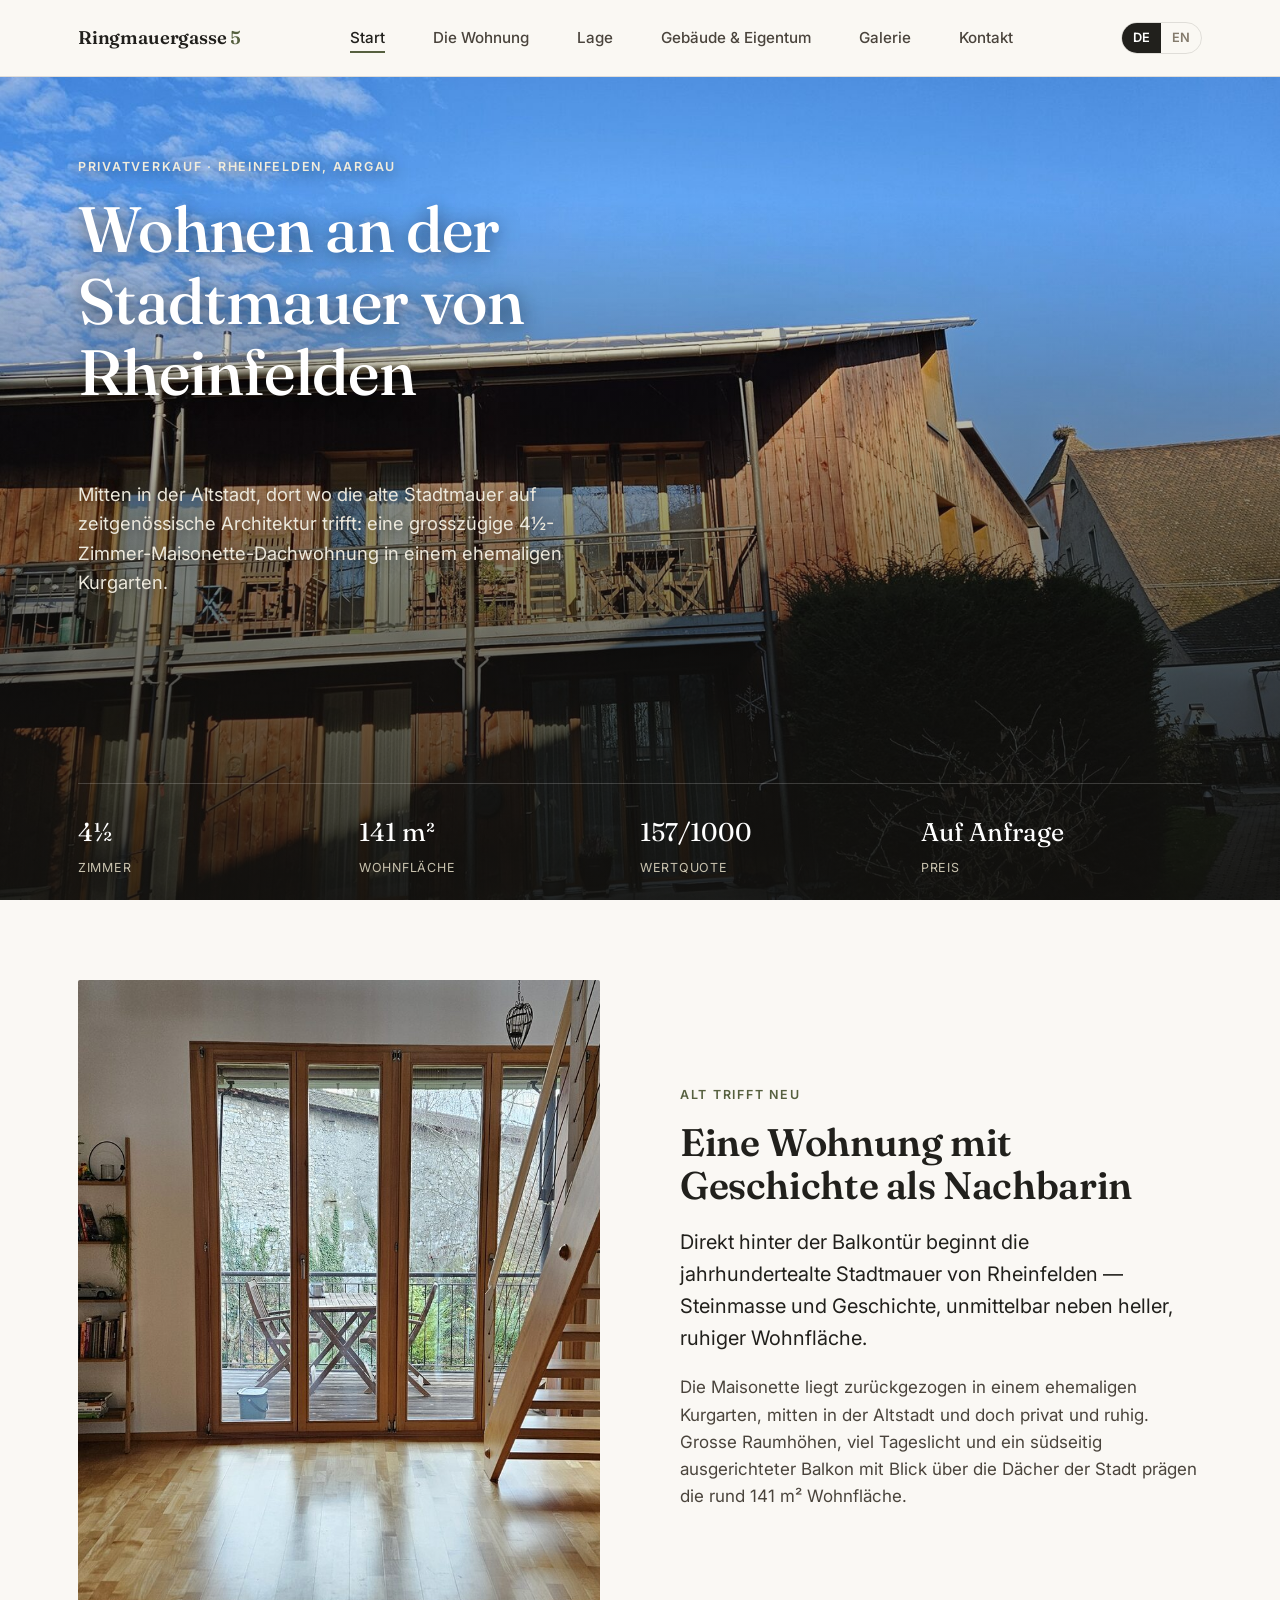
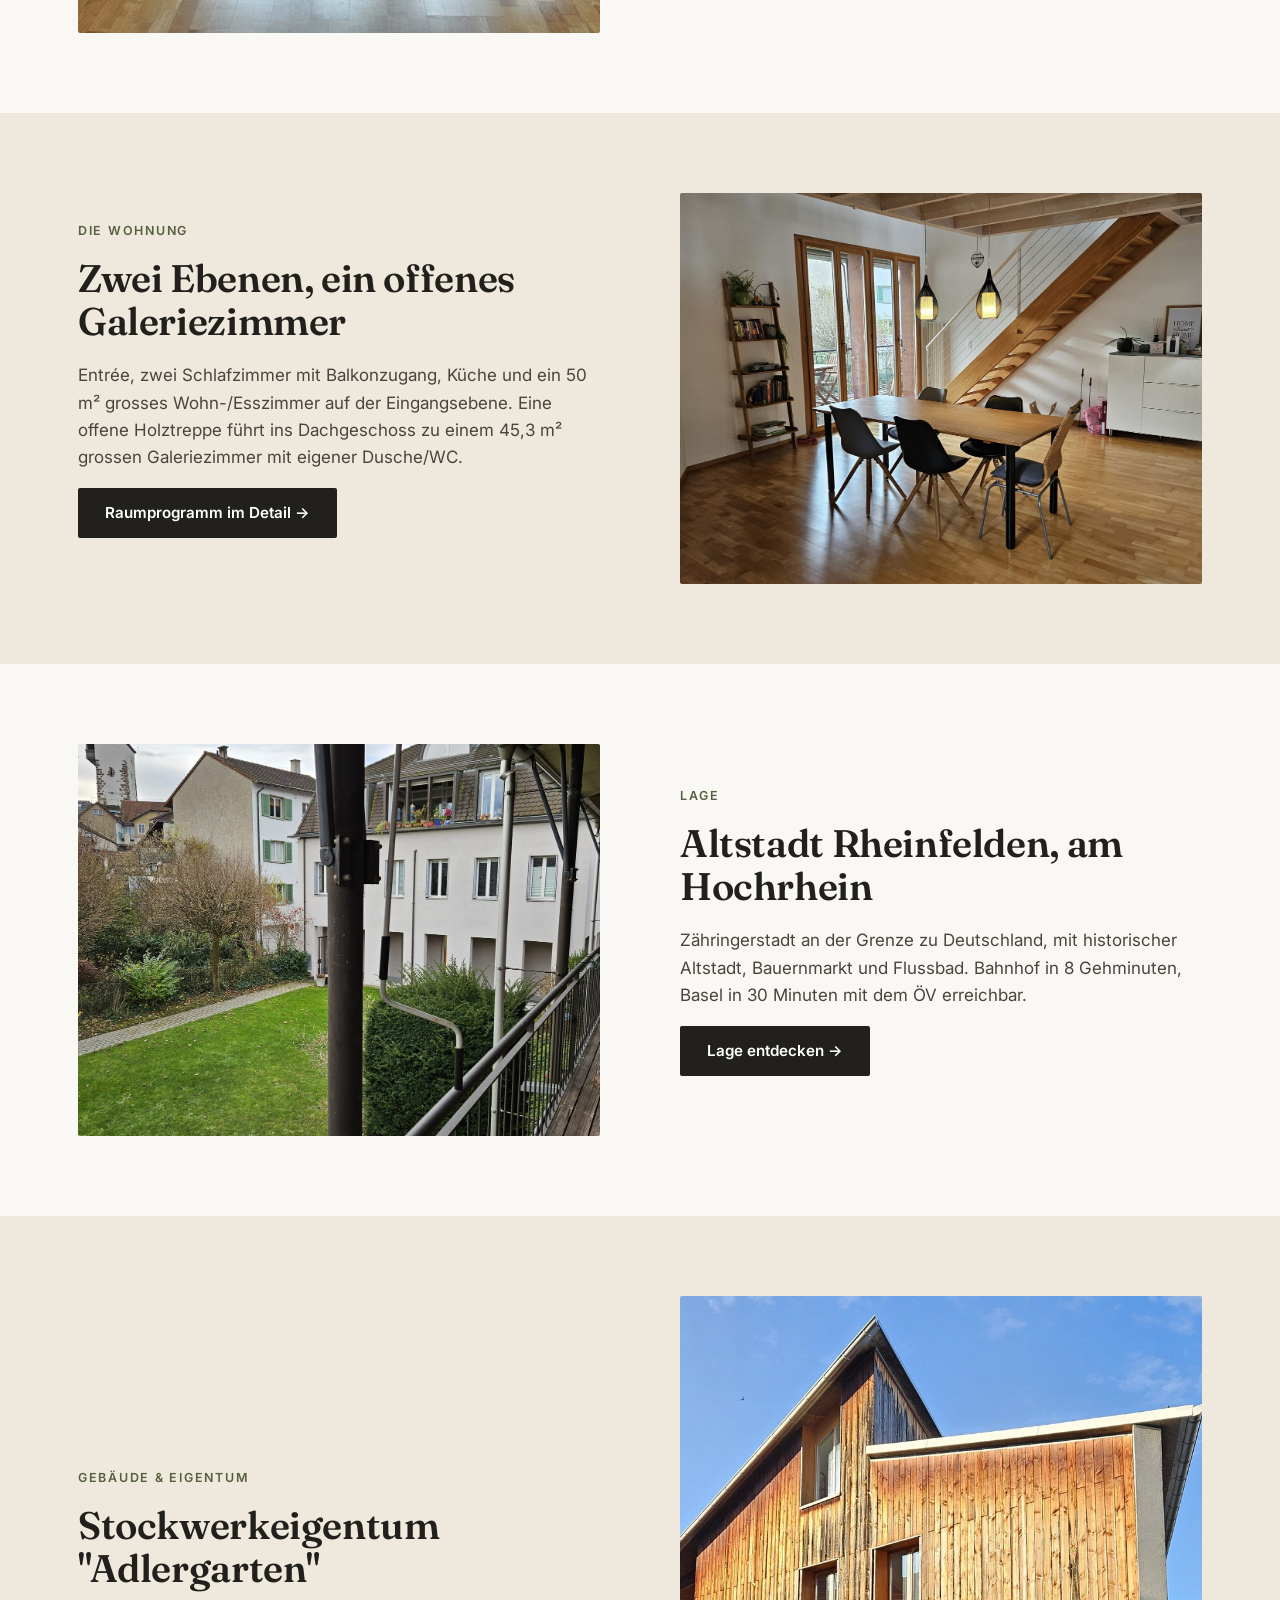
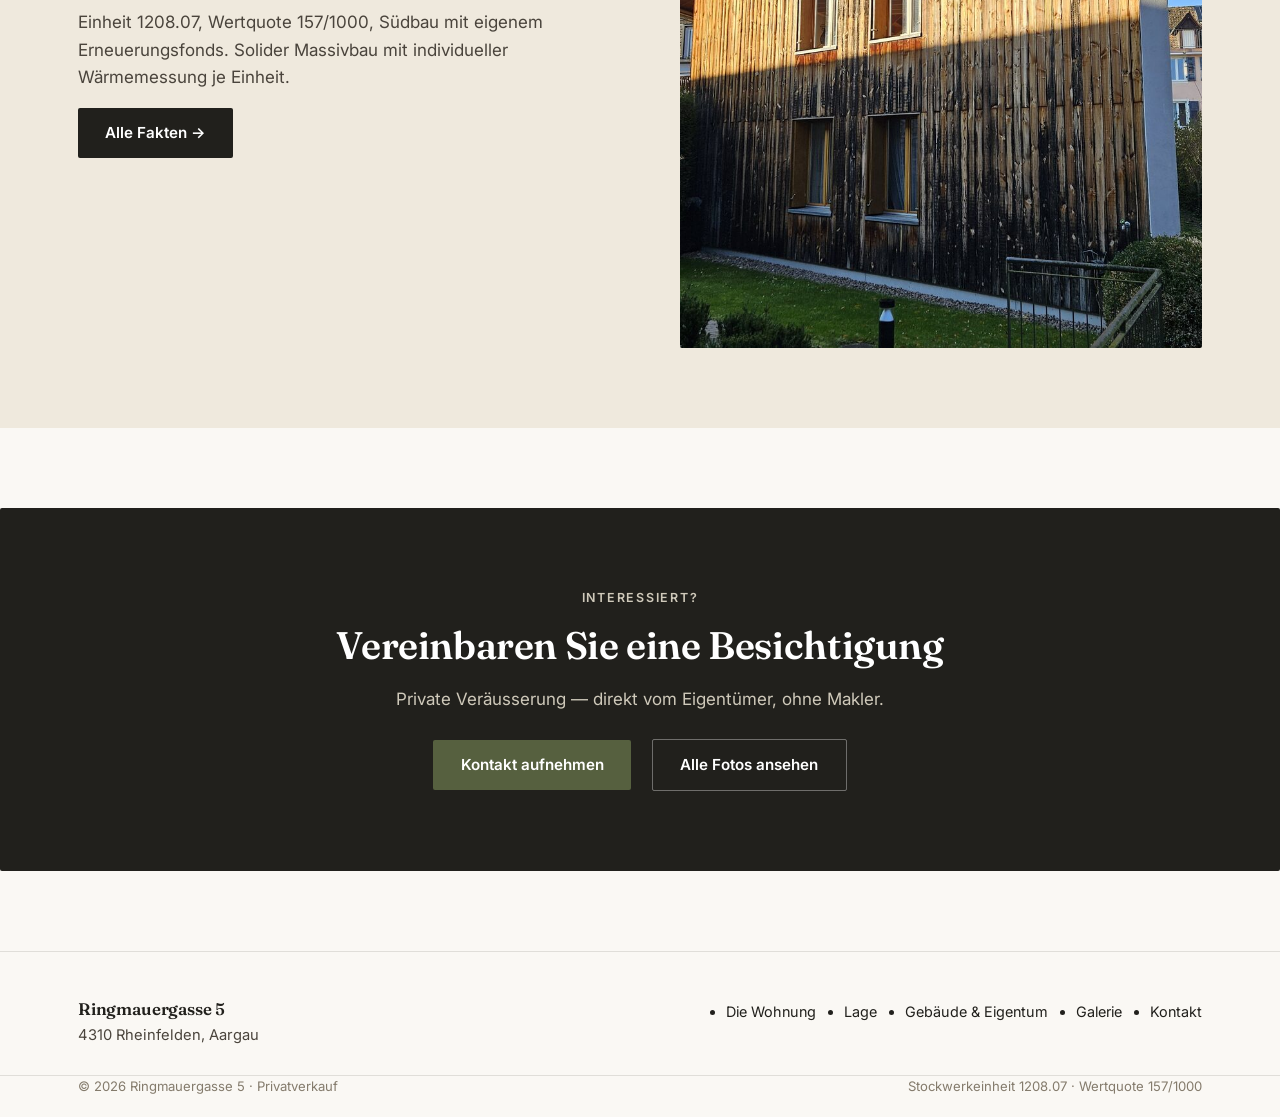
<file: index.html>
<!DOCTYPE html>
<html lang="de">
<head>
<meta charset="UTF-8">
<meta name="viewport" content="width=device-width, initial-scale=1.0">
<title>Ringmauergasse 5, Rheinfelden — 4½-Zimmer-Maisonette-Dachwohnung</title>
<meta name="description" content="4½-Zimmer-Maisonette-Dachwohnung in der Altstadt von Rheinfelden, ca. 141 m², Wertquote 157/1000. Privatverkauf.">
<link rel="preconnect" href="https://fonts.googleapis.com">
<link rel="preconnect" href="https://fonts.gstatic.com" crossorigin>
<link href="https://fonts.googleapis.com/css2?family=Fraunces:opsz,wght@9..144,300..700&family=Inter:wght@400;500;600;700&display=swap" rel="stylesheet">
<link rel="stylesheet" href="assets/css/style.css">
</head>
<body>

<header class="site-header">
  <nav class="nav">
    <a href="index.html" class="nav-brand">Ringmauergasse <span>5</span></a>
    <button class="nav-toggle" aria-label="Menü">
      <span></span><span></span><span></span>
    </button>
    <ul class="nav-links">
      <li><a href="index.html" aria-current="page">Start</a></li>
      <li><a href="wohnung.html">Die Wohnung</a></li>
      <li><a href="lage.html">Lage</a></li>
      <li><a href="gebaeude.html">Gebäude &amp; Eigentum</a></li>
      <li><a href="galerie.html">Galerie</a></li>
      <li><a href="kontakt.html">Kontakt</a></li>
    </ul>
    <div class="nav-right">
      <div class="lang-toggle">
        <a href="index.html" class="active">DE</a>
        <a href="en/index.html">EN</a>
      </div>
    </div>
  </nav>
</header>

<section class="hero">
  <img src="assets/img/exterior-hero.jpg" alt="Fassade Ringmauergasse 5 im Abendlicht">
  <div class="hero-content">
    <span class="eyebrow">Privatverkauf · Rheinfelden, Aargau</span>
    <h1>Wohnen an der Stadtmauer von Rheinfelden</h1>
    <p class="hero-sub">Mitten in der Altstadt, dort wo die alte Stadtmauer auf zeitgenössische Architektur trifft: eine grosszügige 4½-Zimmer-Maisonette-Dachwohnung in einem ehemaligen Kurgarten.</p>
    <div class="facts-bar">
      <div><span class="num">4½</span><span class="label">Zimmer</span></div>
      <div><span class="num">141 m²</span><span class="label">Wohnfläche</span></div>
      <div><span class="num">157/1000</span><span class="label">Wertquote</span></div>
      <div><span class="num">Auf Anfrage</span><span class="label">Preis</span></div>
    </div>
  </div>
</section>

<section>
  <div class="container split">
    <div class="split-media tall">
      <img src="assets/img/balkon-mauer.jpg" alt="Blick vom Wohnzimmer durch die Balkontür auf die historische Stadtmauer">
    </div>
    <div>
      <span class="eyebrow">Alt trifft Neu</span>
      <h2>Eine Wohnung mit Geschichte als Nachbarin</h2>
      <p class="lede">Direkt hinter der Balkontür beginnt die jahrhundertealte Stadtmauer von Rheinfelden — Steinmasse und Geschichte, unmittelbar neben heller, ruhiger Wohnfläche.</p>
      <p>Die Maisonette liegt zurückgezogen in einem ehemaligen Kurgarten, mitten in der Altstadt und doch privat und ruhig. Grosse Raumhöhen, viel Tageslicht und ein südseitig ausgerichteter Balkon mit Blick über die Dächer der Stadt prägen die rund 141 m² Wohnfläche.</p>
    </div>
  </div>
</section>

<section class="section-alt">
  <div class="container split reverse">
    <div class="split-media wide">
      <img src="assets/img/essen-treppe.jpg" alt="Essbereich mit offener Holztreppe zur Galerie">
    </div>
    <div>
      <span class="eyebrow">Die Wohnung</span>
      <h2>Zwei Ebenen, ein offenes Galeriezimmer</h2>
      <p>Entrée, zwei Schlafzimmer mit Balkonzugang, Küche und ein 50 m² grosses Wohn-/Esszimmer auf der Eingangsebene. Eine offene Holztreppe führt ins Dachgeschoss zu einem 45,3 m² grossen Galeriezimmer mit eigener Dusche/WC.</p>
      <p><a href="wohnung.html" class="button" style="background:var(--color-ink)">Raumprogramm im Detail →</a></p>
    </div>
  </div>
</section>

<section>
  <div class="container split">
    <div class="split-media wide">
      <img src="assets/img/garten-aussicht.jpg" alt="Blick über den Gemeinschaftsgarten zu den Dächern der Altstadt">
    </div>
    <div>
      <span class="eyebrow">Lage</span>
      <h2>Altstadt Rheinfelden, am Hochrhein</h2>
      <p>Zähringerstadt an der Grenze zu Deutschland, mit historischer Altstadt, Bauernmarkt und Flussbad. Bahnhof in 8 Gehminuten, Basel in 30 Minuten mit dem ÖV erreichbar.</p>
      <p><a href="lage.html" class="button" style="background:var(--color-ink)">Lage entdecken →</a></p>
    </div>
  </div>
</section>

<section class="section-alt">
  <div class="container split reverse">
    <div class="split-media tall">
      <img src="assets/img/exterior-facade.jpg" alt="Dunkel lasierte Holzfassade des Neubaus">
    </div>
    <div>
      <span class="eyebrow">Gebäude &amp; Eigentum</span>
      <h2>Stockwerkeigentum "Adlergarten"</h2>
      <p>Einheit 1208.07, Wertquote 157/1000, Südbau mit eigenem Erneuerungsfonds. Solider Massivbau mit individueller Wärmemessung je Einheit.</p>
      <p><a href="gebaeude.html" class="button" style="background:var(--color-ink)">Alle Fakten →</a></p>
    </div>
  </div>
</section>

<section>
  <div class="container">
    <div class="cta-box">
      <span class="eyebrow" style="color:#cfc9ba">Interessiert?</span>
      <h2>Vereinbaren Sie eine Besichtigung</h2>
      <p>Private Veräusserung — direkt vom Eigentümer, ohne Makler.</p>
      <a href="kontakt.html" class="button">Kontakt aufnehmen</a>
      <a href="galerie.html" class="button-ghost">Alle Fotos ansehen</a>
    </div>
  </div>
</section>

<footer class="site-footer">
  <div class="container footer-grid">
    <div>
      <h3>Ringmauergasse 5</h3>
      <p>4310 Rheinfelden, Aargau</p>
    </div>
    <ul class="footer-links">
      <li><a href="wohnung.html">Die Wohnung</a></li>
      <li><a href="lage.html">Lage</a></li>
      <li><a href="gebaeude.html">Gebäude &amp; Eigentum</a></li>
      <li><a href="galerie.html">Galerie</a></li>
      <li><a href="kontakt.html">Kontakt</a></li>
    </ul>
  </div>
  <div class="container footer-bottom">
    <span>© 2026 Ringmauergasse 5 · Privatverkauf</span>
    <span>Stockwerkeinheit 1208.07 · Wertquote 157/1000</span>
  </div>
</footer>
<script src="assets/js/site.js"></script>
<script src="assets/js/lightbox.js"></script>
</body>
</html>
</file>
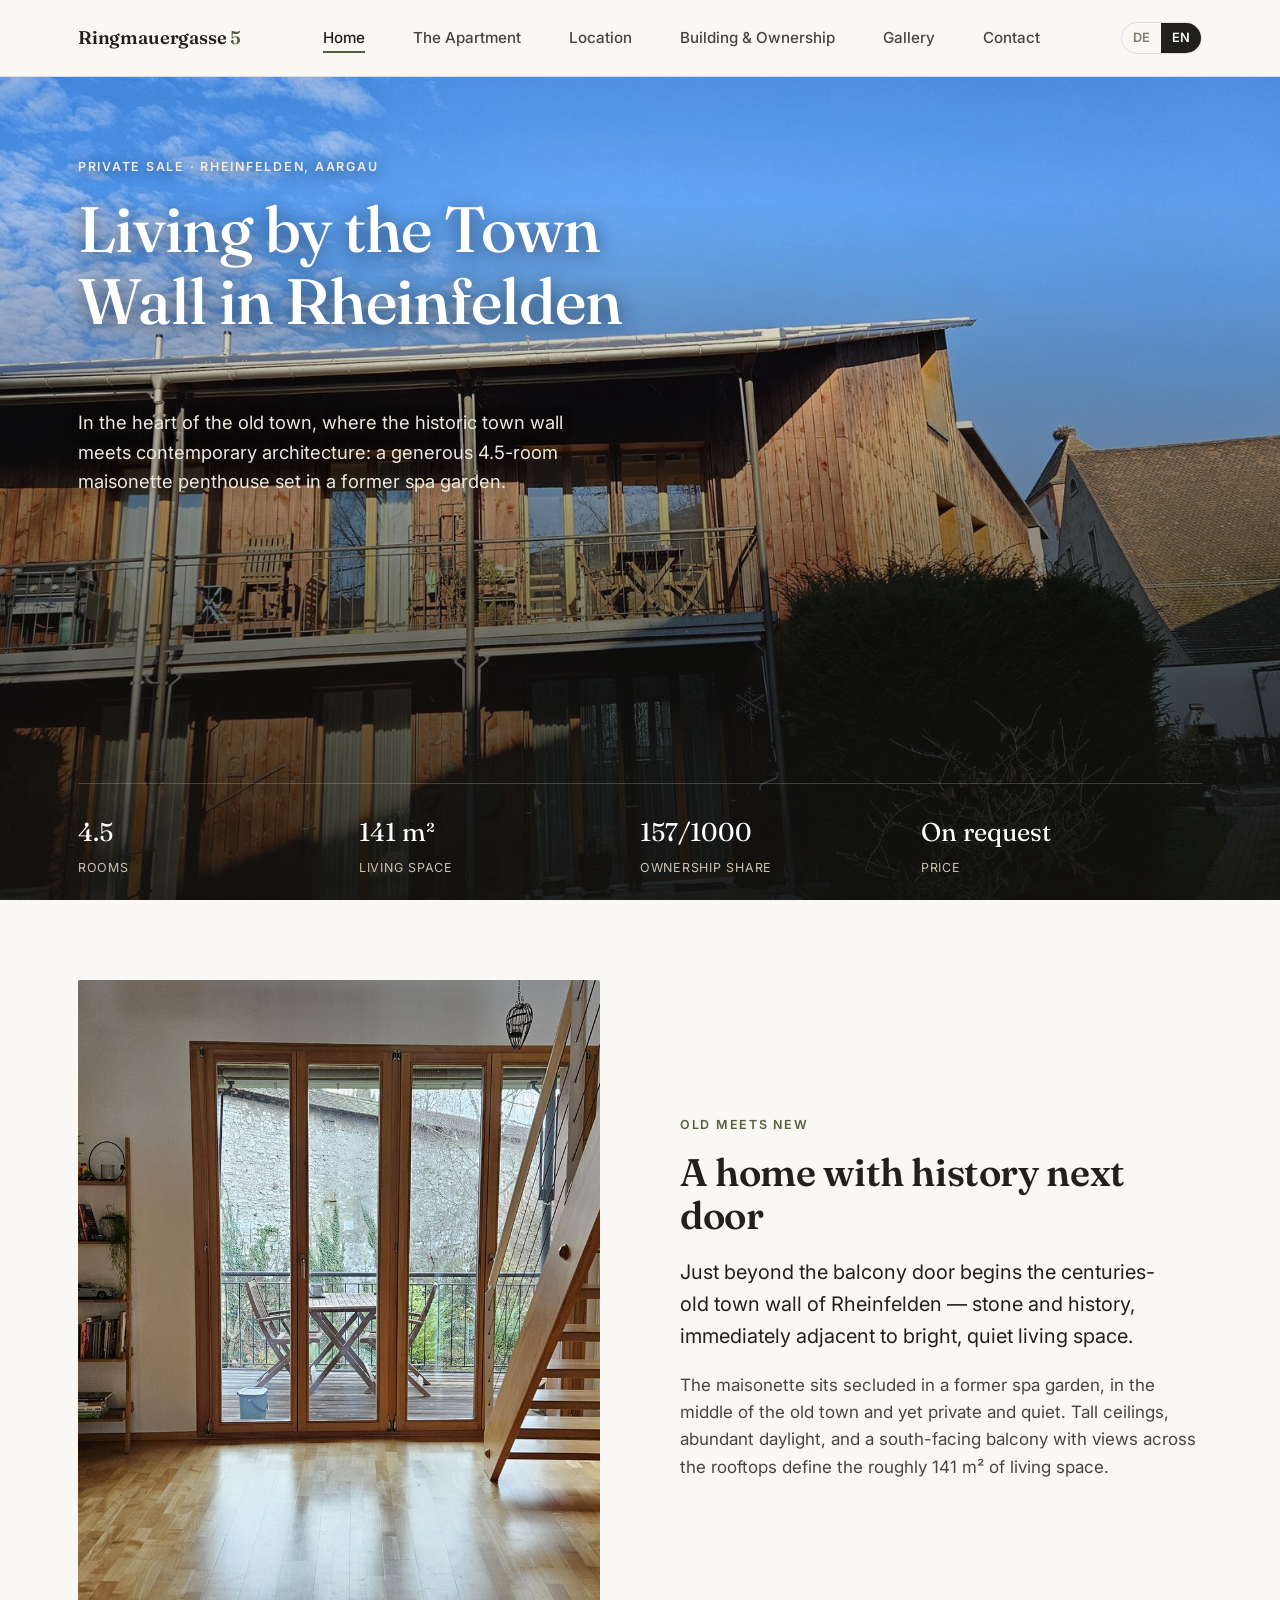
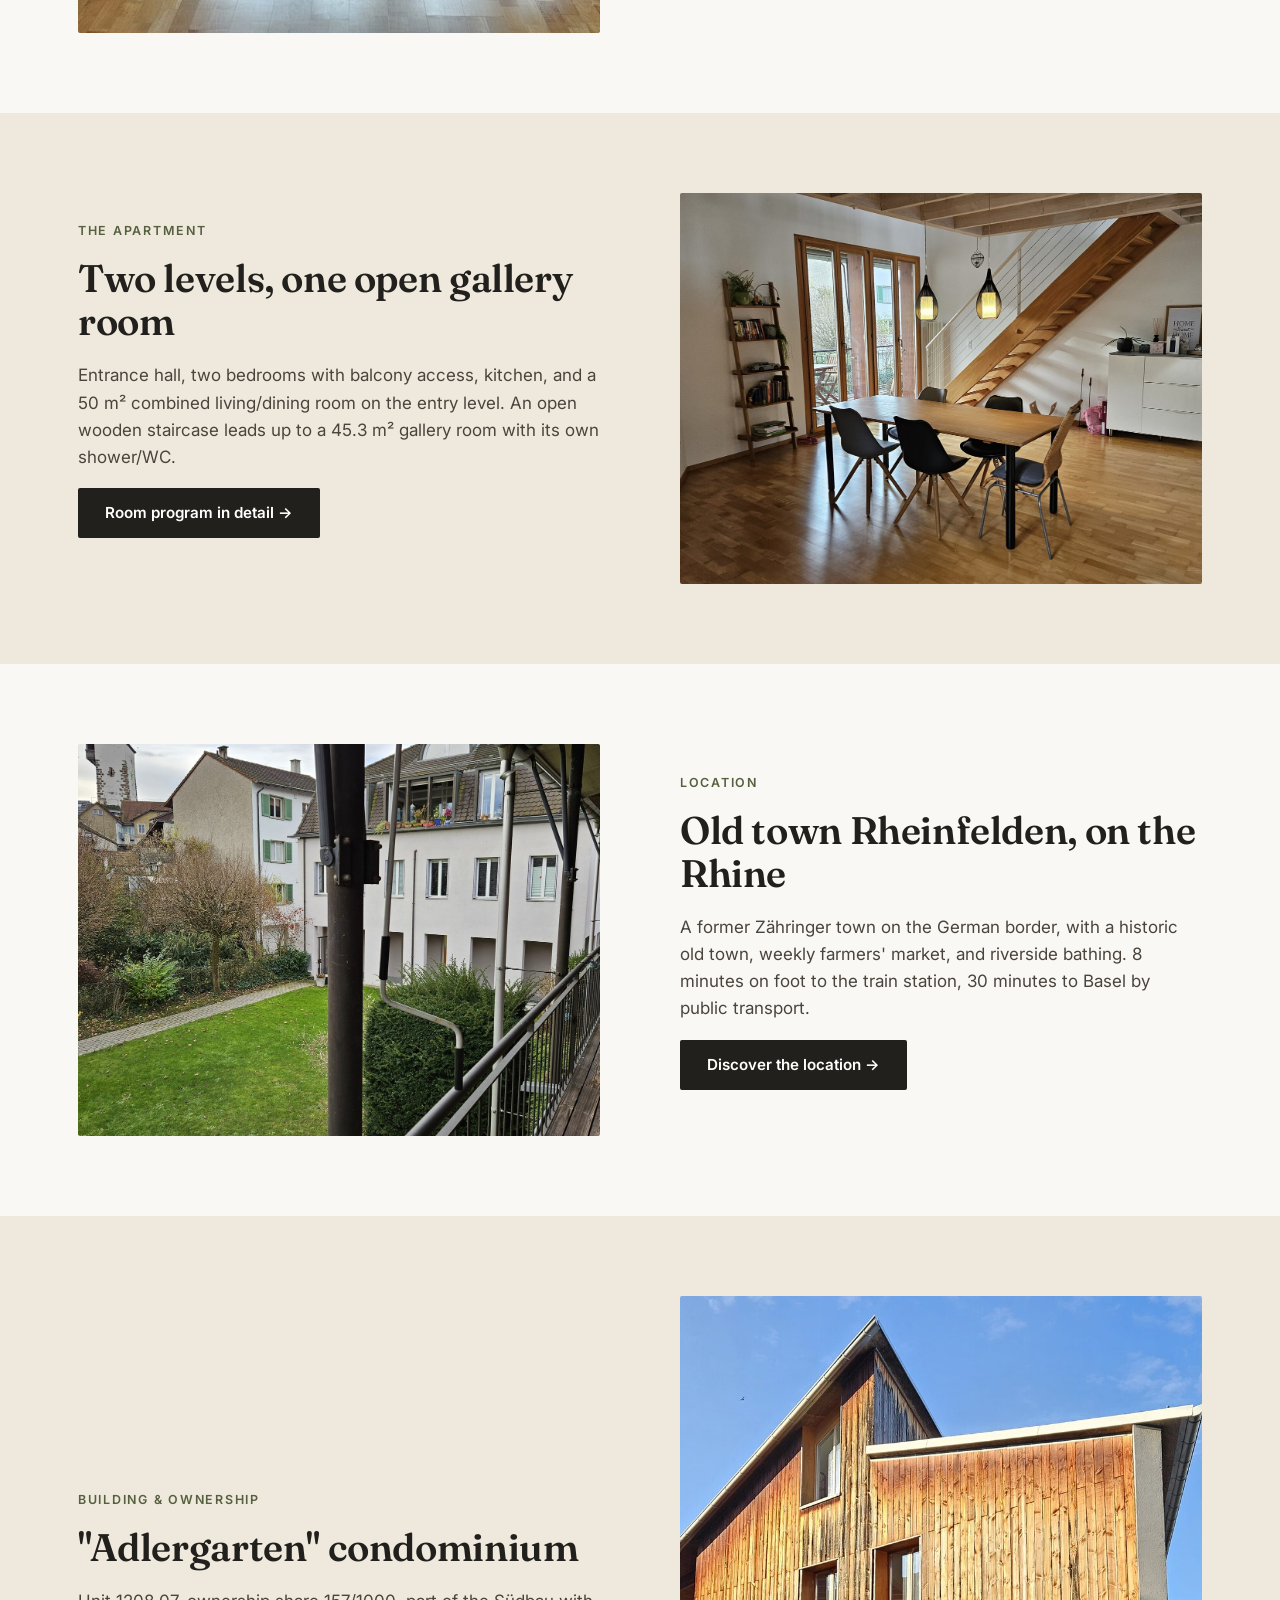
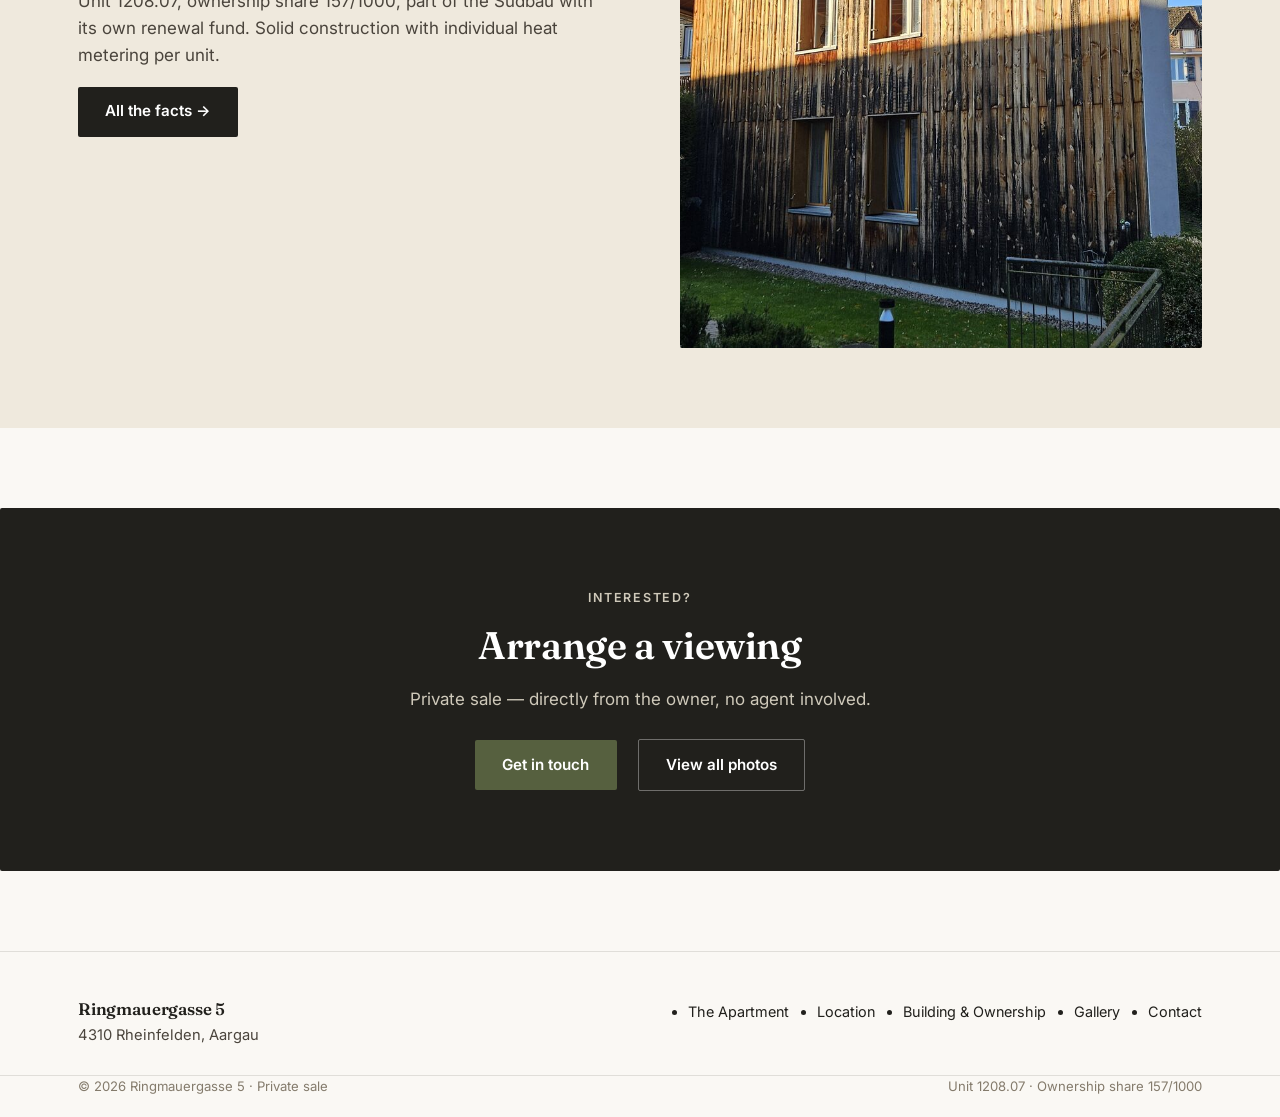
<file: en/index.html>
<!DOCTYPE html>
<html lang="en">
<head>
<meta charset="UTF-8">
<meta name="viewport" content="width=device-width, initial-scale=1.0">
<title>Ringmauergasse 5, Rheinfelden — 4.5-Room Maisonette Penthouse</title>
<meta name="description" content="4.5-room maisonette penthouse in the old town of Rheinfelden, approx. 141 m², ownership share 157/1000. Private sale.">
<link rel="preconnect" href="https://fonts.googleapis.com">
<link rel="preconnect" href="https://fonts.gstatic.com" crossorigin>
<link href="https://fonts.googleapis.com/css2?family=Fraunces:opsz,wght@9..144,300..700&family=Inter:wght@400;500;600;700&display=swap" rel="stylesheet">
<link rel="stylesheet" href="../assets/css/style.css">
</head>
<body>

<header class="site-header">
  <nav class="nav">
    <a href="index.html" class="nav-brand">Ringmauergasse <span>5</span></a>
    <button class="nav-toggle" aria-label="Menu"><span></span><span></span><span></span></button>
    <ul class="nav-links">
      <li><a href="index.html" aria-current="page">Home</a></li>
      <li><a href="apartment.html">The Apartment</a></li>
      <li><a href="location.html">Location</a></li>
      <li><a href="building.html">Building &amp; Ownership</a></li>
      <li><a href="gallery.html">Gallery</a></li>
      <li><a href="contact.html">Contact</a></li>
    </ul>
    <div class="nav-right">
      <div class="lang-toggle">
        <a href="../index.html">DE</a>
        <a href="index.html" class="active">EN</a>
      </div>
    </div>
  </nav>
</header>

<section class="hero">
  <img src="../assets/img/exterior-hero.jpg" alt="Ringmauergasse 5 facade in evening light">
  <div class="hero-content">
    <span class="eyebrow">Private Sale · Rheinfelden, Aargau</span>
    <h1>Living by the Town Wall in Rheinfelden</h1>
    <p class="hero-sub">In the heart of the old town, where the historic town wall meets contemporary architecture: a generous 4.5-room maisonette penthouse set in a former spa garden.</p>
    <div class="facts-bar">
      <div><span class="num">4.5</span><span class="label">Rooms</span></div>
      <div><span class="num">141 m²</span><span class="label">Living space</span></div>
      <div><span class="num">157/1000</span><span class="label">Ownership share</span></div>
      <div><span class="num">On request</span><span class="label">Price</span></div>
    </div>
  </div>
</section>

<section>
  <div class="container split">
    <div class="split-media tall">
      <img src="../assets/img/balkon-mauer.jpg" alt="View from the living room through the balcony door onto the historic town wall">
    </div>
    <div>
      <span class="eyebrow">Old Meets New</span>
      <h2>A home with history next door</h2>
      <p class="lede">Just beyond the balcony door begins the centuries-old town wall of Rheinfelden — stone and history, immediately adjacent to bright, quiet living space.</p>
      <p>The maisonette sits secluded in a former spa garden, in the middle of the old town and yet private and quiet. Tall ceilings, abundant daylight, and a south-facing balcony with views across the rooftops define the roughly 141 m² of living space.</p>
    </div>
  </div>
</section>

<section class="section-alt">
  <div class="container split reverse">
    <div class="split-media wide">
      <img src="../assets/img/essen-treppe.jpg" alt="Dining area with open wooden staircase to the gallery">
    </div>
    <div>
      <span class="eyebrow">The Apartment</span>
      <h2>Two levels, one open gallery room</h2>
      <p>Entrance hall, two bedrooms with balcony access, kitchen, and a 50 m² combined living/dining room on the entry level. An open wooden staircase leads up to a 45.3 m² gallery room with its own shower/WC.</p>
      <p><a href="apartment.html" class="button" style="background:var(--color-ink)">Room program in detail →</a></p>
    </div>
  </div>
</section>

<section>
  <div class="container split">
    <div class="split-media wide">
      <img src="../assets/img/garten-aussicht.jpg" alt="View across the shared garden to the rooftops of the old town">
    </div>
    <div>
      <span class="eyebrow">Location</span>
      <h2>Old town Rheinfelden, on the Rhine</h2>
      <p>A former Zähringer town on the German border, with a historic old town, weekly farmers' market, and riverside bathing. 8 minutes on foot to the train station, 30 minutes to Basel by public transport.</p>
      <p><a href="location.html" class="button" style="background:var(--color-ink)">Discover the location →</a></p>
    </div>
  </div>
</section>

<section class="section-alt">
  <div class="container split reverse">
    <div class="split-media tall">
      <img src="../assets/img/exterior-facade.jpg" alt="Dark-stained timber facade of the new building">
    </div>
    <div>
      <span class="eyebrow">Building &amp; Ownership</span>
      <h2>"Adlergarten" condominium</h2>
      <p>Unit 1208.07, ownership share 157/1000, part of the Südbau with its own renewal fund. Solid construction with individual heat metering per unit.</p>
      <p><a href="building.html" class="button" style="background:var(--color-ink)">All the facts →</a></p>
    </div>
  </div>
</section>

<section>
  <div class="container">
    <div class="cta-box">
      <span class="eyebrow" style="color:#cfc9ba">Interested?</span>
      <h2>Arrange a viewing</h2>
      <p>Private sale — directly from the owner, no agent involved.</p>
      <a href="contact.html" class="button">Get in touch</a>
      <a href="gallery.html" class="button-ghost">View all photos</a>
    </div>
  </div>
</section>

<footer class="site-footer">
  <div class="container footer-grid">
    <div>
      <h3>Ringmauergasse 5</h3>
      <p>4310 Rheinfelden, Aargau</p>
    </div>
    <ul class="footer-links">
      <li><a href="apartment.html">The Apartment</a></li>
      <li><a href="location.html">Location</a></li>
      <li><a href="building.html">Building &amp; Ownership</a></li>
      <li><a href="gallery.html">Gallery</a></li>
      <li><a href="contact.html">Contact</a></li>
    </ul>
  </div>
  <div class="container footer-bottom">
    <span>© 2026 Ringmauergasse 5 · Private sale</span>
    <span>Unit 1208.07 · Ownership share 157/1000</span>
  </div>
</footer>
<script src="../assets/js/site.js"></script>
<script src="../assets/js/lightbox.js"></script>
</body>
</html>
</file>
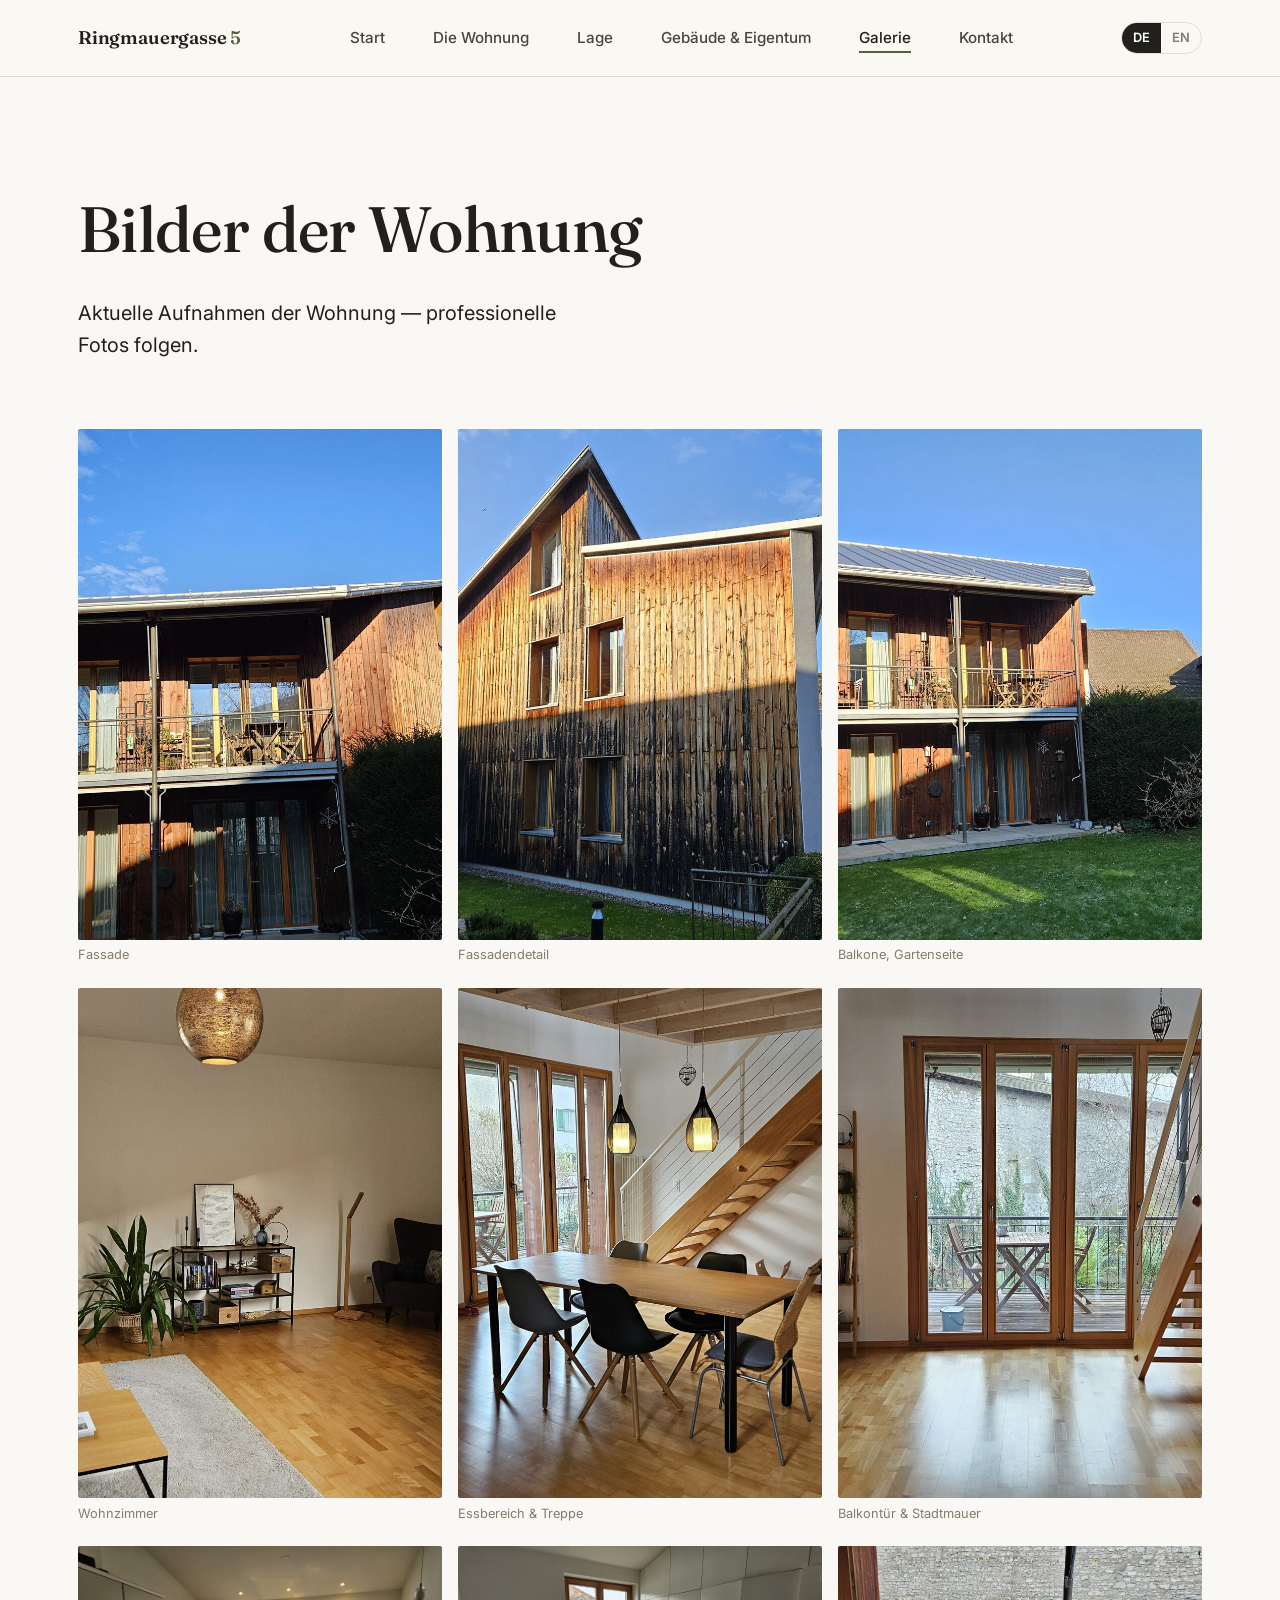
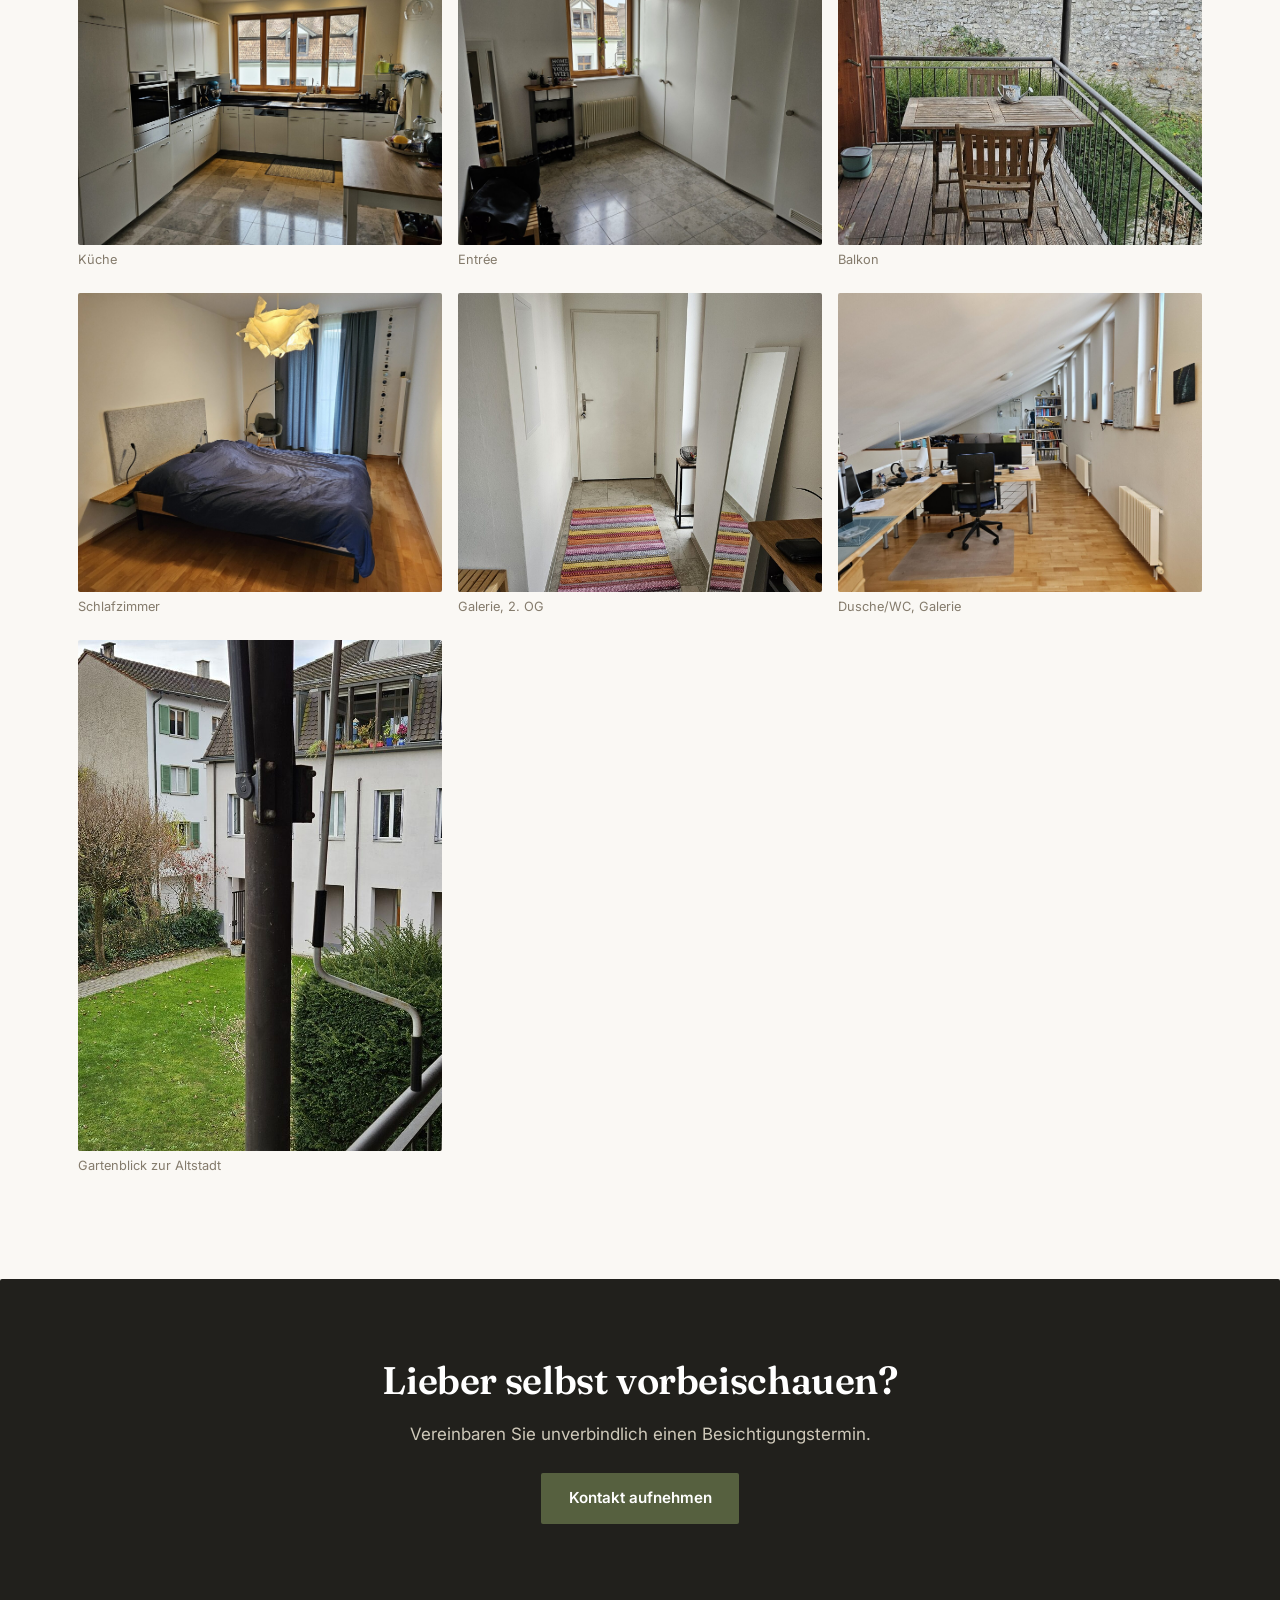
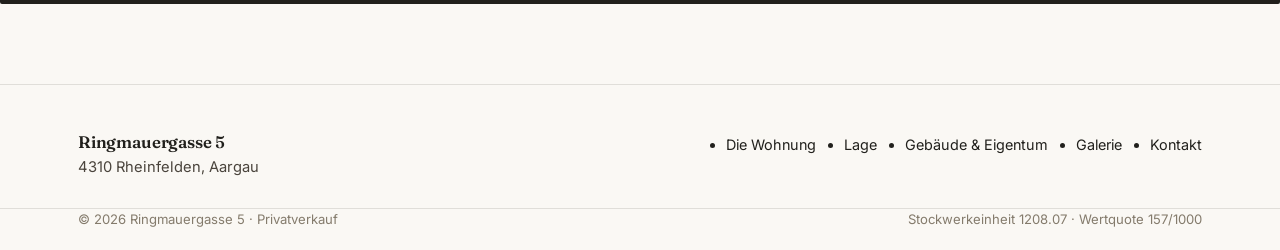
<file: galerie.html>
<!DOCTYPE html>
<html lang="de">
<head>
<meta charset="UTF-8">
<meta name="viewport" content="width=device-width, initial-scale=1.0">
<title>Galerie — Ringmauergasse 5, Rheinfelden</title>
<meta name="description" content="Fotostrecke der 4½-Zimmer-Maisonette-Dachwohnung Ringmauergasse 5, Rheinfelden.">
<link rel="preconnect" href="https://fonts.googleapis.com">
<link rel="preconnect" href="https://fonts.gstatic.com" crossorigin>
<link href="https://fonts.googleapis.com/css2?family=Fraunces:opsz,wght@9..144,300..700&family=Inter:wght@400;500;600;700&display=swap" rel="stylesheet">
<link rel="stylesheet" href="assets/css/style.css">
</head>
<body>

<header class="site-header">
  <nav class="nav">
    <a href="index.html" class="nav-brand">Ringmauergasse <span>5</span></a>
    <button class="nav-toggle" aria-label="Menü"><span></span><span></span><span></span></button>
    <ul class="nav-links">
      <li><a href="index.html">Start</a></li>
      <li><a href="wohnung.html">Die Wohnung</a></li>
      <li><a href="lage.html">Lage</a></li>
      <li><a href="gebaeude.html">Gebäude &amp; Eigentum</a></li>
      <li><a href="galerie.html" aria-current="page">Galerie</a></li>
      <li><a href="kontakt.html">Kontakt</a></li>
    </ul>
    <div class="nav-right">
      <div class="lang-toggle">
        <a href="galerie.html" class="active">DE</a>
        <a href="en/gallery.html">EN</a>
      </div>
    </div>
  </nav>
</header>

<section class="section-tight">
  <div class="container">
    <h1>Bilder der Wohnung</h1>
    <p class="lede">Aktuelle Aufnahmen der Wohnung — professionelle Fotos folgen.</p>
  </div>
</section>

<section class="section-tight" style="padding-top:0">
  <div class="container">
    <div class="photo-grid">
      <figure class="tall"><img src="assets/img/exterior-hero.jpg" alt="Fassade Ringmauergasse 5"><figcaption>Fassade</figcaption></figure>
      <figure><img src="assets/img/exterior-facade.jpg" alt="Holzfassade, Detailansicht"><figcaption>Fassadendetail</figcaption></figure>
      <figure><img src="assets/img/exterior-balconies.jpg" alt="Balkone an der Gartenseite"><figcaption>Balkone, Gartenseite</figcaption></figure>

      <figure><img src="assets/img/wohnen.jpg" alt="Wohnzimmer"><figcaption>Wohnzimmer</figcaption></figure>
      <figure><img src="assets/img/essen-treppe.jpg" alt="Essbereich mit Treppe zur Galerie"><figcaption>Essbereich &amp; Treppe</figcaption></figure>
      <figure class="tall"><img src="assets/img/balkon-mauer.jpg" alt="Balkontür mit Blick auf die Stadtmauer"><figcaption>Balkontür &amp; Stadtmauer</figcaption></figure>

      <figure><img src="assets/img/kueche.jpg" alt="Küche"><figcaption>Küche</figcaption></figure>
      <figure><img src="assets/img/entree.jpg" alt="Entrée mit Einbauschränken"><figcaption>Entrée</figcaption></figure>
      <figure><img src="assets/img/balkon.jpg" alt="Balkon mit Sitzplatz"><figcaption>Balkon</figcaption></figure>

      <figure><img src="assets/img/schlafzimmer.jpg" alt="Schlafzimmer"><figcaption>Schlafzimmer</figcaption></figure>
      <figure><img src="assets/img/galerie.jpg" alt="Offenes Galeriezimmer"><figcaption>Galerie, 2. OG</figcaption></figure>
      <figure><img src="assets/img/galerie-bad.jpg" alt="Dusche/WC in der Galerie"><figcaption>Dusche/WC, Galerie</figcaption></figure>

      <figure class="tall"><img src="assets/img/garten-aussicht.jpg" alt="Blick über den Garten zur Altstadt"><figcaption>Gartenblick zur Altstadt</figcaption></figure>
    </div>
  </div>
</section>

<section>
  <div class="container">
    <div class="cta-box">
      <h2>Lieber selbst vorbeischauen?</h2>
      <p>Vereinbaren Sie unverbindlich einen Besichtigungstermin.</p>
      <a href="kontakt.html" class="button">Kontakt aufnehmen</a>
    </div>
  </div>
</section>

<footer class="site-footer">
  <div class="container footer-grid">
    <div>
      <h3>Ringmauergasse 5</h3>
      <p>4310 Rheinfelden, Aargau</p>
    </div>
    <ul class="footer-links">
      <li><a href="wohnung.html">Die Wohnung</a></li>
      <li><a href="lage.html">Lage</a></li>
      <li><a href="gebaeude.html">Gebäude &amp; Eigentum</a></li>
      <li><a href="galerie.html">Galerie</a></li>
      <li><a href="kontakt.html">Kontakt</a></li>
    </ul>
  </div>
  <div class="container footer-bottom">
    <span>© 2026 Ringmauergasse 5 · Privatverkauf</span>
    <span>Stockwerkeinheit 1208.07 · Wertquote 157/1000</span>
  </div>
</footer>
<script src="assets/js/site.js"></script>
<script src="assets/js/lightbox.js"></script>
</body>
</html>
</file>
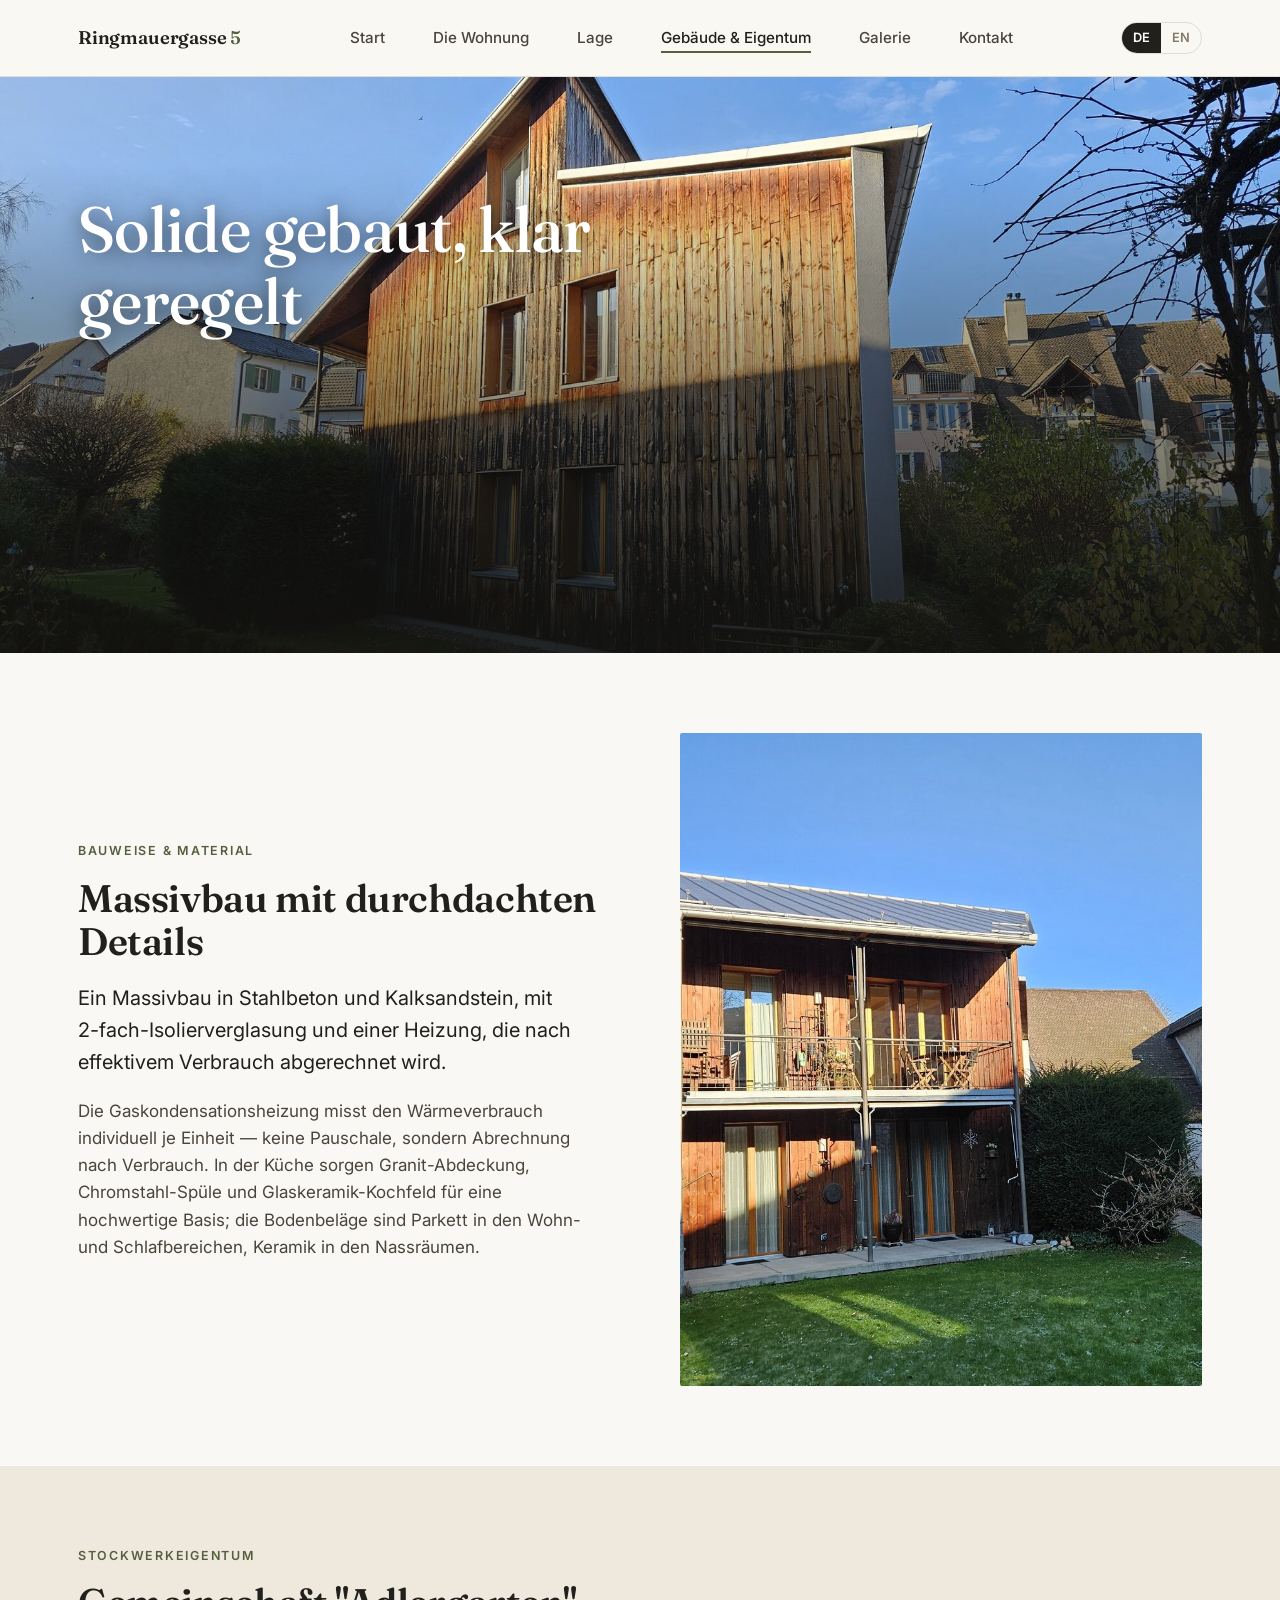
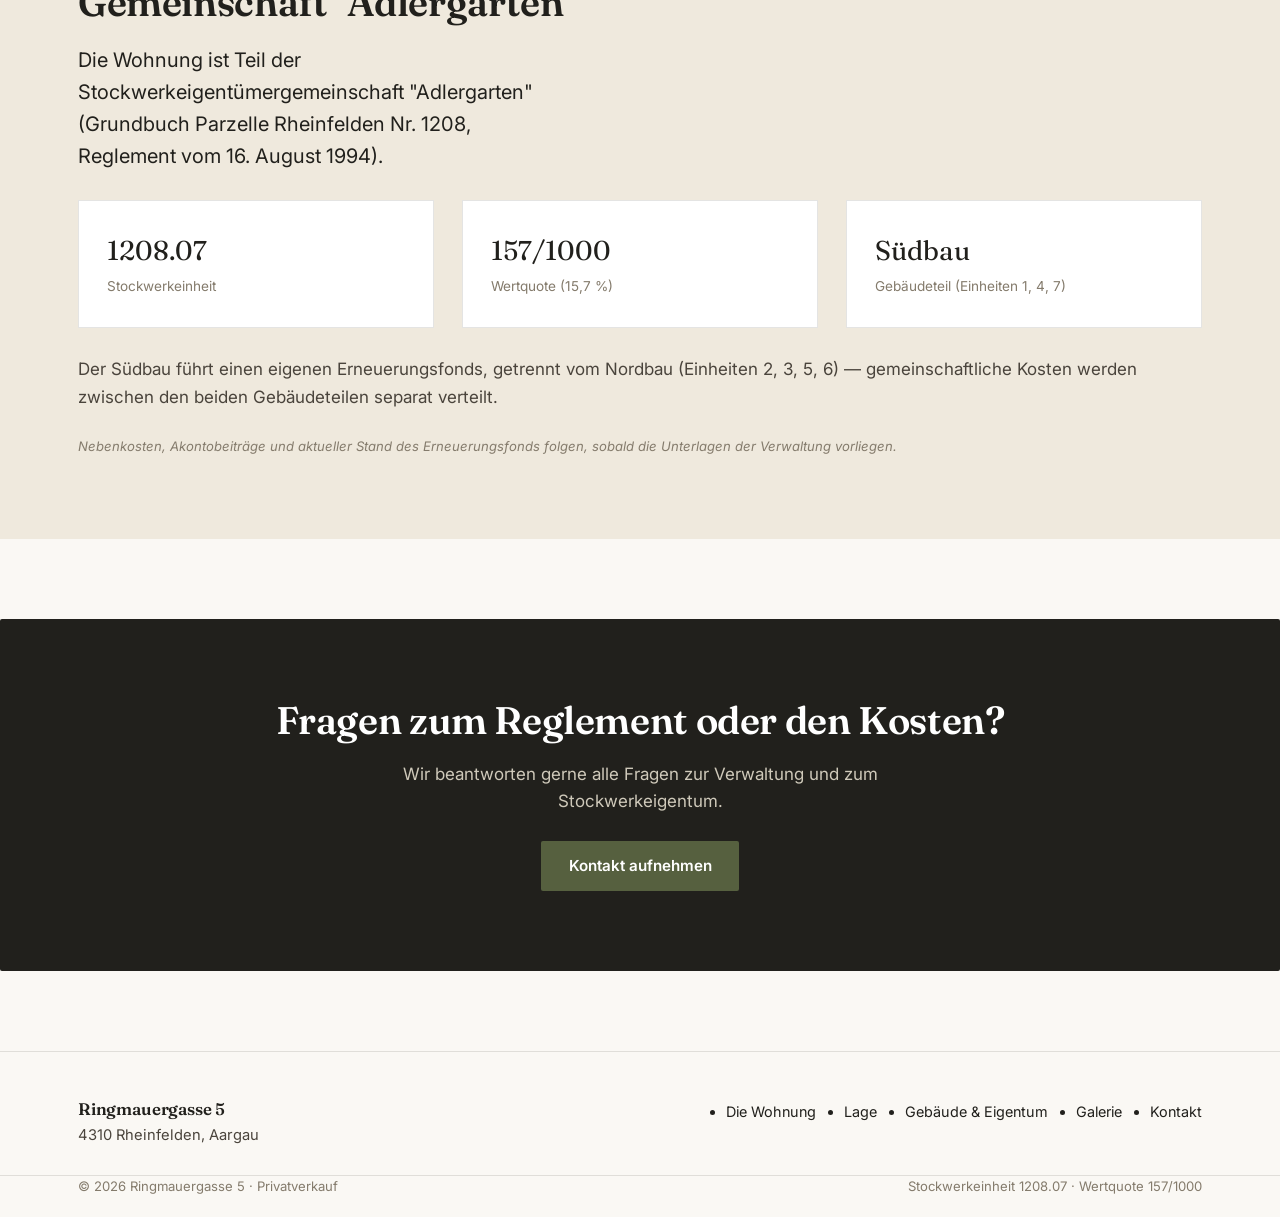
<file: gebaeude.html>
<!DOCTYPE html>
<html lang="de">
<head>
<meta charset="UTF-8">
<meta name="viewport" content="width=device-width, initial-scale=1.0">
<title>Gebäude &amp; Stockwerkeigentum — Ringmauergasse 5, Rheinfelden</title>
<meta name="description" content="Bauweise, Stockwerkeigentum 'Adlergarten' und Wertquote der Wohnung Ringmauergasse 5, Rheinfelden.">
<link rel="preconnect" href="https://fonts.googleapis.com">
<link rel="preconnect" href="https://fonts.gstatic.com" crossorigin>
<link href="https://fonts.googleapis.com/css2?family=Fraunces:opsz,wght@9..144,300..700&family=Inter:wght@400;500;600;700&display=swap" rel="stylesheet">
<link rel="stylesheet" href="assets/css/style.css">
</head>
<body>

<header class="site-header">
  <nav class="nav">
    <a href="index.html" class="nav-brand">Ringmauergasse <span>5</span></a>
    <button class="nav-toggle" aria-label="Menü"><span></span><span></span><span></span></button>
    <ul class="nav-links">
      <li><a href="index.html">Start</a></li>
      <li><a href="wohnung.html">Die Wohnung</a></li>
      <li><a href="lage.html">Lage</a></li>
      <li><a href="gebaeude.html" aria-current="page">Gebäude &amp; Eigentum</a></li>
      <li><a href="galerie.html">Galerie</a></li>
      <li><a href="kontakt.html">Kontakt</a></li>
    </ul>
    <div class="nav-right">
      <div class="lang-toggle">
        <a href="gebaeude.html" class="active">DE</a>
        <a href="en/building.html">EN</a>
      </div>
    </div>
  </nav>
</header>

<section class="hero page-hero">
  <img src="assets/img/exterior-facade.jpg" alt="Dunkel lasierte Holzfassade, Detailansicht">
  <div class="hero-content">
    <h1>Solide gebaut, klar geregelt</h1>
  </div>
</section>

<section>
  <div class="container split">
    <div>
      <span class="eyebrow">Bauweise &amp; Material</span>
      <h2>Massivbau mit durchdachten Details</h2>
      <p class="lede">Ein Massivbau in Stahlbeton und Kalksandstein, mit 2-fach-Isolierverglasung und einer Heizung, die nach effektivem Verbrauch abgerechnet wird.</p>
      <p>Die Gaskondensationsheizung misst den Wärmeverbrauch individuell je Einheit — keine Pauschale, sondern Abrechnung nach Verbrauch. In der Küche sorgen Granit-Abdeckung, Chromstahl-Spüle und Glaskeramik-Kochfeld für eine hochwertige Basis; die Bodenbeläge sind Parkett in den Wohn- und Schlafbereichen, Keramik in den Nassräumen.</p>
    </div>
    <div class="split-media tall">
      <img src="assets/img/exterior-balconies.jpg" alt="Balkone und Holzfassade an der Gartenseite">
    </div>
  </div>
</section>

<section class="section-alt">
  <div class="container">
    <span class="eyebrow">Stockwerkeigentum</span>
    <h2>Gemeinschaft "Adlergarten"</h2>
    <p class="lede">Die Wohnung ist Teil der Stockwerkeigentümergemeinschaft "Adlergarten" (Grundbuch Parzelle Rheinfelden Nr. 1208, Reglement vom 16. August 1994).</p>
    <div class="fact-grid">
      <div class="fact-card"><span class="num">1208.07</span><span class="label">Stockwerkeinheit</span></div>
      <div class="fact-card"><span class="num">157/1000</span><span class="label">Wertquote (15,7 %)</span></div>
      <div class="fact-card"><span class="num">Südbau</span><span class="label">Gebäudeteil (Einheiten 1, 4, 7)</span></div>
    </div>
    <p style="margin-top:var(--space-3)">Der Südbau führt einen eigenen Erneuerungsfonds, getrennt vom Nordbau (Einheiten 2, 3, 5, 6) — gemeinschaftliche Kosten werden zwischen den beiden Gebäudeteilen separat verteilt.</p>
    <span class="placeholder-note">Nebenkosten, Akontobeiträge und aktueller Stand des Erneuerungsfonds folgen, sobald die Unterlagen der Verwaltung vorliegen.</span>
  </div>
</section>

<section>
  <div class="container">
    <div class="cta-box">
      <h2>Fragen zum Reglement oder den Kosten?</h2>
      <p>Wir beantworten gerne alle Fragen zur Verwaltung und zum Stockwerkeigentum.</p>
      <a href="kontakt.html" class="button">Kontakt aufnehmen</a>
    </div>
  </div>
</section>

<footer class="site-footer">
  <div class="container footer-grid">
    <div>
      <h3>Ringmauergasse 5</h3>
      <p>4310 Rheinfelden, Aargau</p>
    </div>
    <ul class="footer-links">
      <li><a href="wohnung.html">Die Wohnung</a></li>
      <li><a href="lage.html">Lage</a></li>
      <li><a href="gebaeude.html">Gebäude &amp; Eigentum</a></li>
      <li><a href="galerie.html">Galerie</a></li>
      <li><a href="kontakt.html">Kontakt</a></li>
    </ul>
  </div>
  <div class="container footer-bottom">
    <span>© 2026 Ringmauergasse 5 · Privatverkauf</span>
    <span>Stockwerkeinheit 1208.07 · Wertquote 157/1000</span>
  </div>
</footer>
<script src="assets/js/site.js"></script>
<script src="assets/js/lightbox.js"></script>
</body>
</html>
</file>
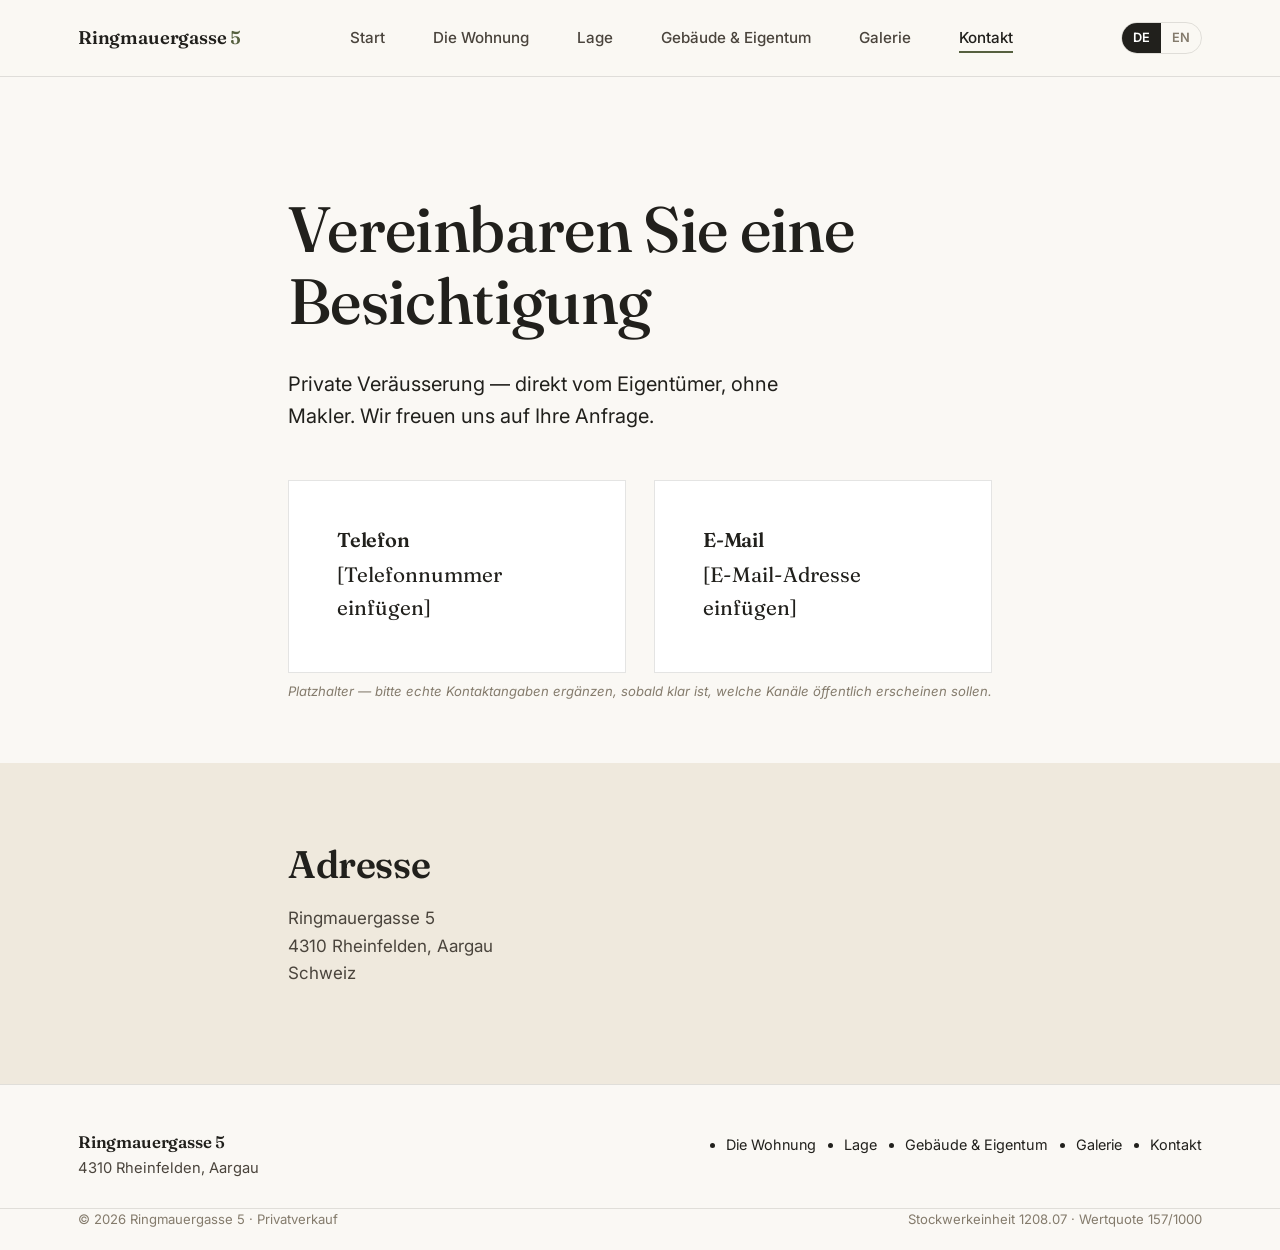
<file: kontakt.html>
<!DOCTYPE html>
<html lang="de">
<head>
<meta charset="UTF-8">
<meta name="viewport" content="width=device-width, initial-scale=1.0">
<title>Kontakt — Ringmauergasse 5, Rheinfelden</title>
<meta name="description" content="Kontakt für Besichtigungen und Fragen zur Wohnung Ringmauergasse 5, Rheinfelden.">
<link rel="preconnect" href="https://fonts.googleapis.com">
<link rel="preconnect" href="https://fonts.gstatic.com" crossorigin>
<link href="https://fonts.googleapis.com/css2?family=Fraunces:opsz,wght@9..144,300..700&family=Inter:wght@400;500;600;700&display=swap" rel="stylesheet">
<link rel="stylesheet" href="assets/css/style.css">
</head>
<body>

<header class="site-header">
  <nav class="nav">
    <a href="index.html" class="nav-brand">Ringmauergasse <span>5</span></a>
    <button class="nav-toggle" aria-label="Menü"><span></span><span></span><span></span></button>
    <ul class="nav-links">
      <li><a href="index.html">Start</a></li>
      <li><a href="wohnung.html">Die Wohnung</a></li>
      <li><a href="lage.html">Lage</a></li>
      <li><a href="gebaeude.html">Gebäude &amp; Eigentum</a></li>
      <li><a href="galerie.html">Galerie</a></li>
      <li><a href="kontakt.html" aria-current="page">Kontakt</a></li>
    </ul>
    <div class="nav-right">
      <div class="lang-toggle">
        <a href="kontakt.html" class="active">DE</a>
        <a href="en/contact.html">EN</a>
      </div>
    </div>
  </nav>
</header>

<section class="section-tight">
  <div class="container-narrow">
    <h1>Vereinbaren Sie eine Besichtigung</h1>
    <p class="lede">Private Veräusserung — direkt vom Eigentümer, ohne Makler. Wir freuen uns auf Ihre Anfrage.</p>

    <div class="contact-grid">
      <div class="contact-card">
        <h3>Telefon</h3>
        <a class="value" href="tel:+41000000000">[Telefonnummer einfügen]</a>
      </div>
      <div class="contact-card">
        <h3>E-Mail</h3>
        <a class="value" href="mailto:kontakt@example.ch">[E-Mail-Adresse einfügen]</a>
      </div>
    </div>
    <p class="placeholder-note">Platzhalter — bitte echte Kontaktangaben ergänzen, sobald klar ist, welche Kanäle öffentlich erscheinen sollen.</p>
  </div>
</section>

<section class="section-alt">
  <div class="container-narrow">
    <h2>Adresse</h2>
    <p>Ringmauergasse 5<br>4310 Rheinfelden, Aargau<br>Schweiz</p>
  </div>
</section>

<footer class="site-footer">
  <div class="container footer-grid">
    <div>
      <h3>Ringmauergasse 5</h3>
      <p>4310 Rheinfelden, Aargau</p>
    </div>
    <ul class="footer-links">
      <li><a href="wohnung.html">Die Wohnung</a></li>
      <li><a href="lage.html">Lage</a></li>
      <li><a href="gebaeude.html">Gebäude &amp; Eigentum</a></li>
      <li><a href="galerie.html">Galerie</a></li>
      <li><a href="kontakt.html">Kontakt</a></li>
    </ul>
  </div>
  <div class="container footer-bottom">
    <span>© 2026 Ringmauergasse 5 · Privatverkauf</span>
    <span>Stockwerkeinheit 1208.07 · Wertquote 157/1000</span>
  </div>
</footer>
<script src="assets/js/site.js"></script>
<script src="assets/js/lightbox.js"></script>
</body>
</html>
</file>
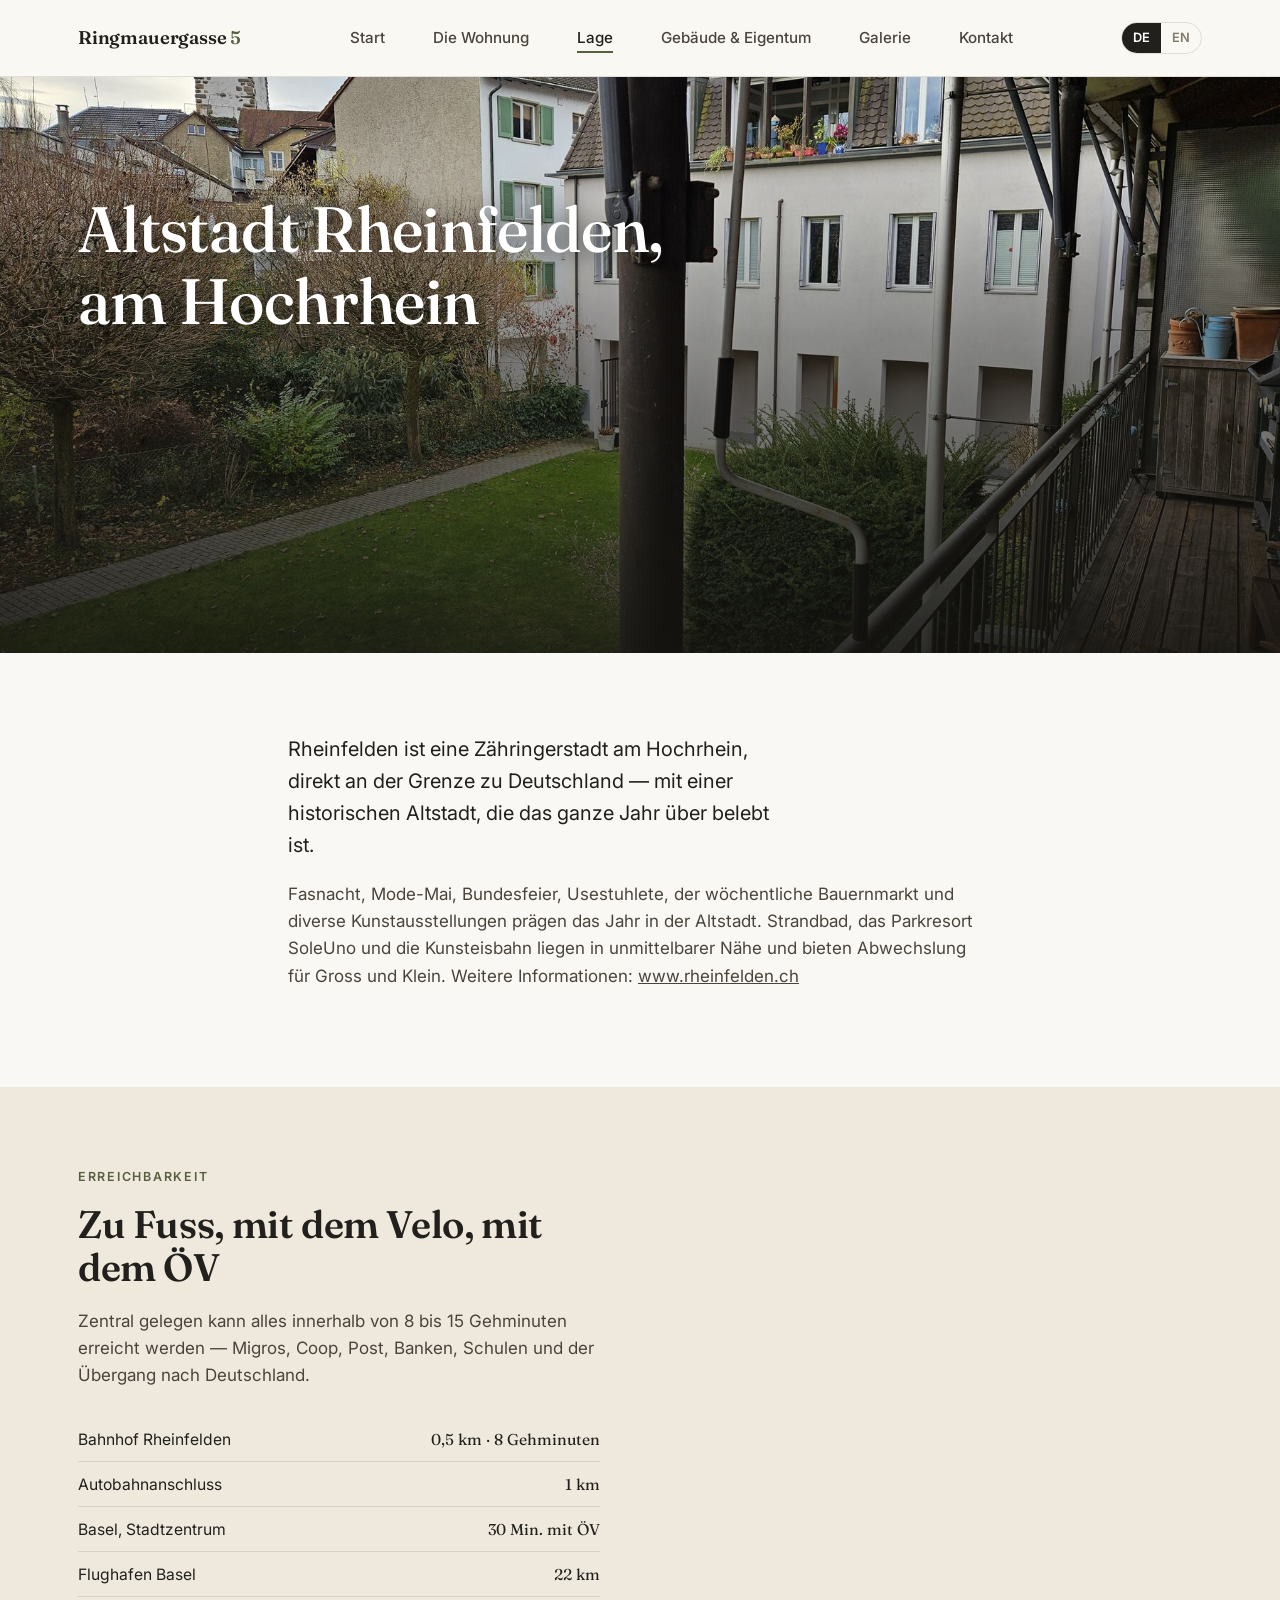
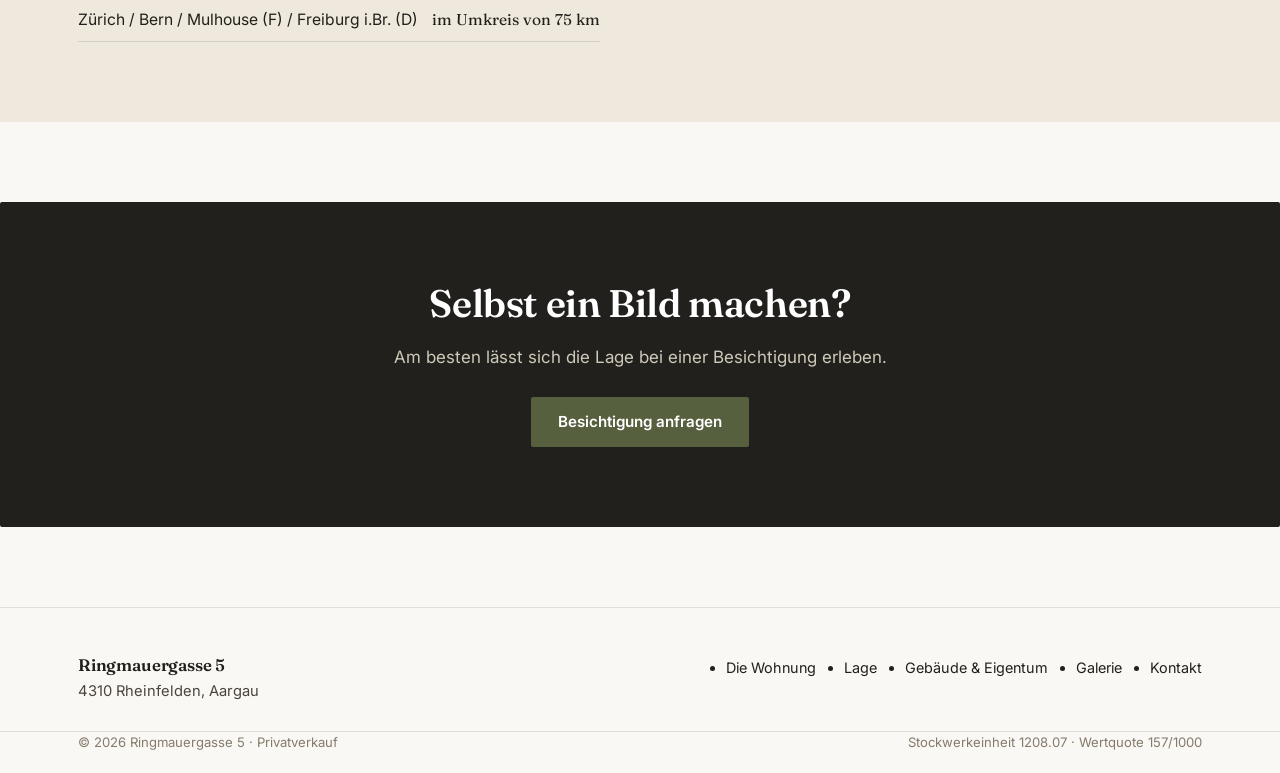
<file: lage.html>
<!DOCTYPE html>
<html lang="de">
<head>
<meta charset="UTF-8">
<meta name="viewport" content="width=device-width, initial-scale=1.0">
<title>Lage — Ringmauergasse 5, Rheinfelden</title>
<meta name="description" content="Altstadt Rheinfelden am Hochrhein: Lage, Distanzen und Umgebung der Ringmauergasse 5.">
<link rel="preconnect" href="https://fonts.googleapis.com">
<link rel="preconnect" href="https://fonts.gstatic.com" crossorigin>
<link href="https://fonts.googleapis.com/css2?family=Fraunces:opsz,wght@9..144,300..700&family=Inter:wght@400;500;600;700&display=swap" rel="stylesheet">
<link rel="stylesheet" href="assets/css/style.css">
</head>
<body>

<header class="site-header">
  <nav class="nav">
    <a href="index.html" class="nav-brand">Ringmauergasse <span>5</span></a>
    <button class="nav-toggle" aria-label="Menü"><span></span><span></span><span></span></button>
    <ul class="nav-links">
      <li><a href="index.html">Start</a></li>
      <li><a href="wohnung.html">Die Wohnung</a></li>
      <li><a href="lage.html" aria-current="page">Lage</a></li>
      <li><a href="gebaeude.html">Gebäude &amp; Eigentum</a></li>
      <li><a href="galerie.html">Galerie</a></li>
      <li><a href="kontakt.html">Kontakt</a></li>
    </ul>
    <div class="nav-right">
      <div class="lang-toggle">
        <a href="lage.html" class="active">DE</a>
        <a href="en/location.html">EN</a>
      </div>
    </div>
  </nav>
</header>

<section class="hero page-hero">
  <img src="assets/img/garten-aussicht.jpg" alt="Blick über den Garten zu den Dächern und Türmen der Altstadt Rheinfelden">
  <div class="hero-content">
    <h1>Altstadt Rheinfelden, am Hochrhein</h1>
  </div>
</section>

<section>
  <div class="container-narrow">
    <p class="lede">Rheinfelden ist eine Zähringerstadt am Hochrhein, direkt an der Grenze zu Deutschland — mit einer historischen Altstadt, die das ganze Jahr über belebt ist.</p>
    <p>Fasnacht, Mode-Mai, Bundesfeier, Usestuhlete, der wöchentliche Bauernmarkt und diverse Kunstausstellungen prägen das Jahr in der Altstadt. Strandbad, das Parkresort SoleUno und die Kunsteisbahn liegen in unmittelbarer Nähe und bieten Abwechslung für Gross und Klein. Weitere Informationen: <a href="https://www.rheinfelden.ch" target="_blank" rel="noopener" style="text-decoration:underline">www.rheinfelden.ch</a></p>
  </div>
</section>

<section class="section-alt">
  <div class="container">
    <div class="split">
      <div>
        <span class="eyebrow">Erreichbarkeit</span>
        <h2>Zu Fuss, mit dem Velo, mit dem ÖV</h2>
        <p>Zentral gelegen kann alles innerhalb von 8 bis 15 Gehminuten erreicht werden — Migros, Coop, Post, Banken, Schulen und der Übergang nach Deutschland.</p>
        <div class="distance-list">
          <div class="row"><span>Bahnhof Rheinfelden</span><span>0,5 km · 8 Gehminuten</span></div>
          <div class="row"><span>Autobahnanschluss</span><span>1 km</span></div>
          <div class="row"><span>Basel, Stadtzentrum</span><span>30 Min. mit ÖV</span></div>
          <div class="row"><span>Flughafen Basel</span><span>22 km</span></div>
          <div class="row"><span>Zürich / Bern / Mulhouse (F) / Freiburg i.Br. (D)</span><span>im Umkreis von 75 km</span></div>
        </div>
      </div>
      <div>
        <div style="aspect-ratio:4/3; overflow:hidden; border-radius:2px;">
          <iframe src="https://maps.google.com/maps?q=Ringmauergasse%205%2C%204310%20Rheinfelden&t=&z=16&ie=UTF8&iwloc=&output=embed" width="100%" height="100%" style="border:0" loading="lazy" referrerpolicy="no-referrer-when-downgrade" title="Karte Ringmauergasse 5, Rheinfelden"></iframe>
        </div>
      </div>
    </div>
  </div>
</section>

<section>
  <div class="container">
    <div class="cta-box">
      <h2>Selbst ein Bild machen?</h2>
      <p>Am besten lässt sich die Lage bei einer Besichtigung erleben.</p>
      <a href="kontakt.html" class="button">Besichtigung anfragen</a>
    </div>
  </div>
</section>

<footer class="site-footer">
  <div class="container footer-grid">
    <div>
      <h3>Ringmauergasse 5</h3>
      <p>4310 Rheinfelden, Aargau</p>
    </div>
    <ul class="footer-links">
      <li><a href="wohnung.html">Die Wohnung</a></li>
      <li><a href="lage.html">Lage</a></li>
      <li><a href="gebaeude.html">Gebäude &amp; Eigentum</a></li>
      <li><a href="galerie.html">Galerie</a></li>
      <li><a href="kontakt.html">Kontakt</a></li>
    </ul>
  </div>
  <div class="container footer-bottom">
    <span>© 2026 Ringmauergasse 5 · Privatverkauf</span>
    <span>Stockwerkeinheit 1208.07 · Wertquote 157/1000</span>
  </div>
</footer>
<script src="assets/js/site.js"></script>
<script src="assets/js/lightbox.js"></script>
</body>
</html>
</file>
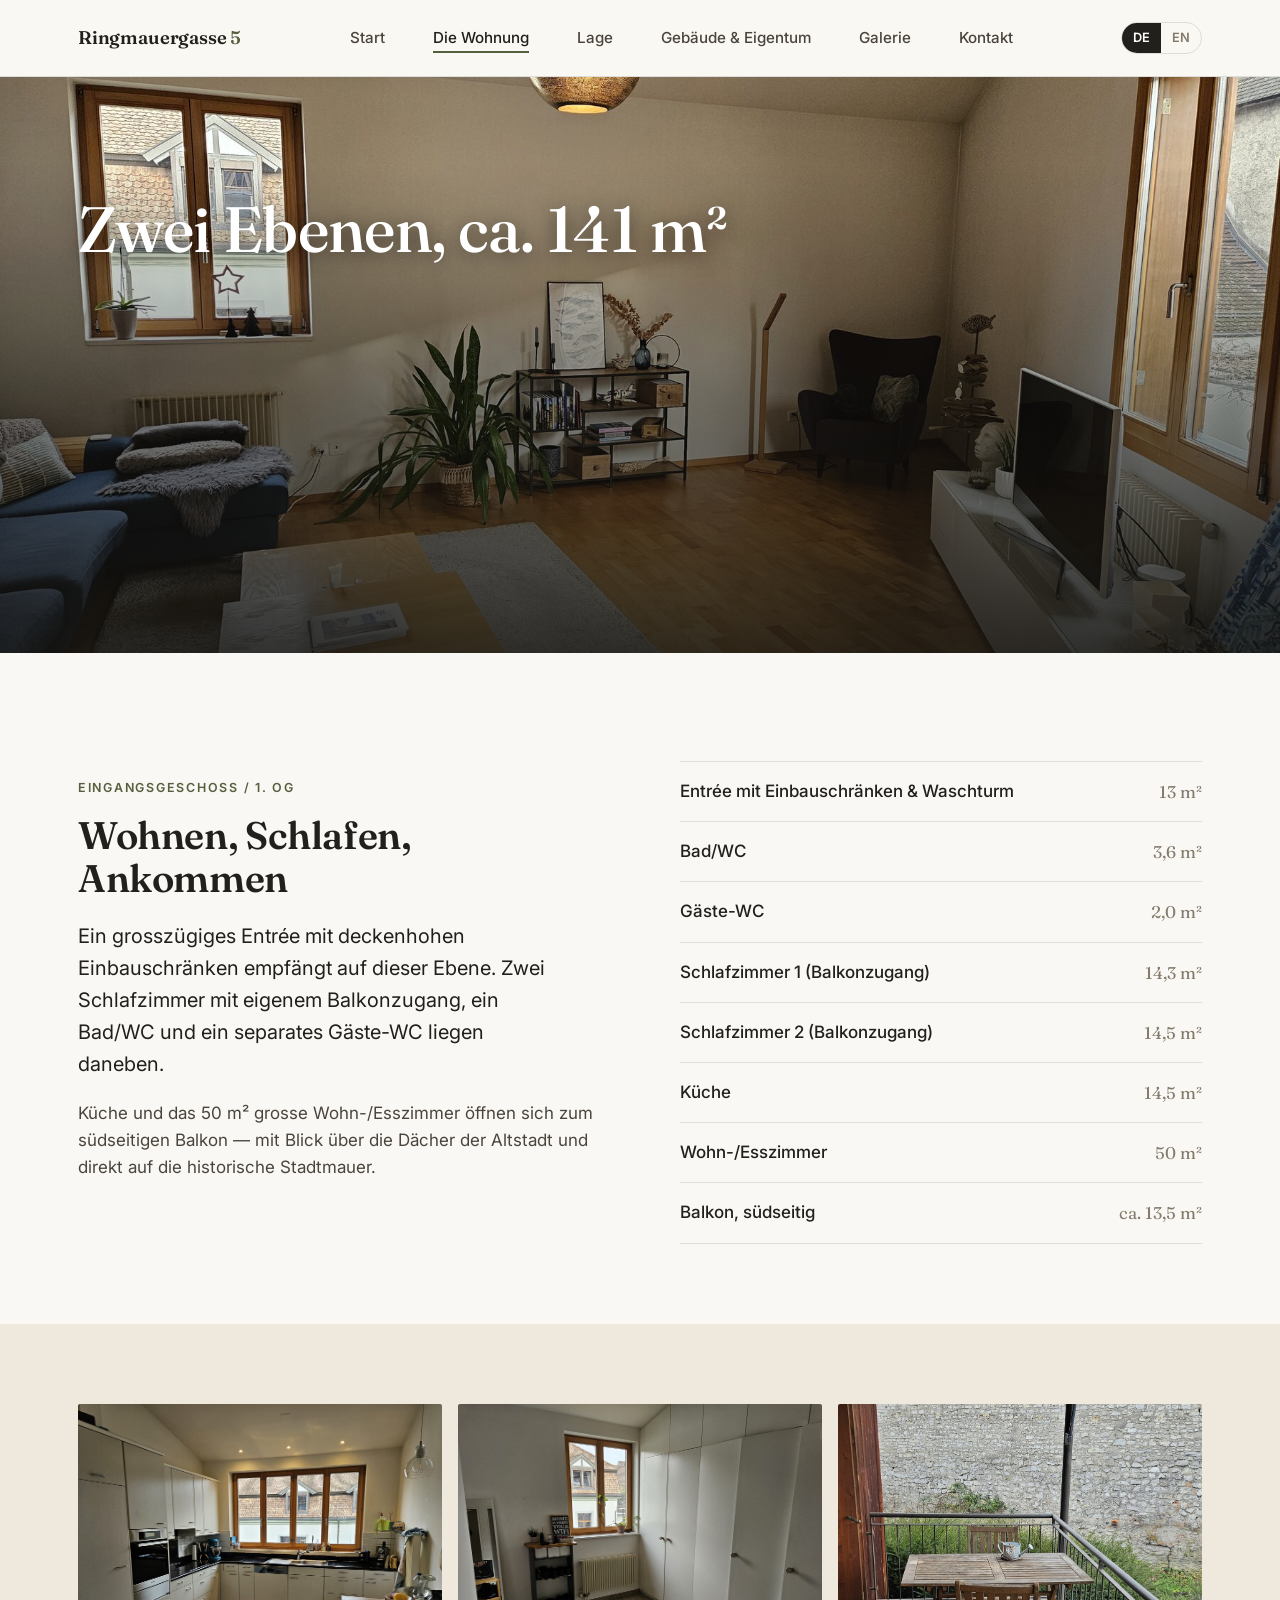
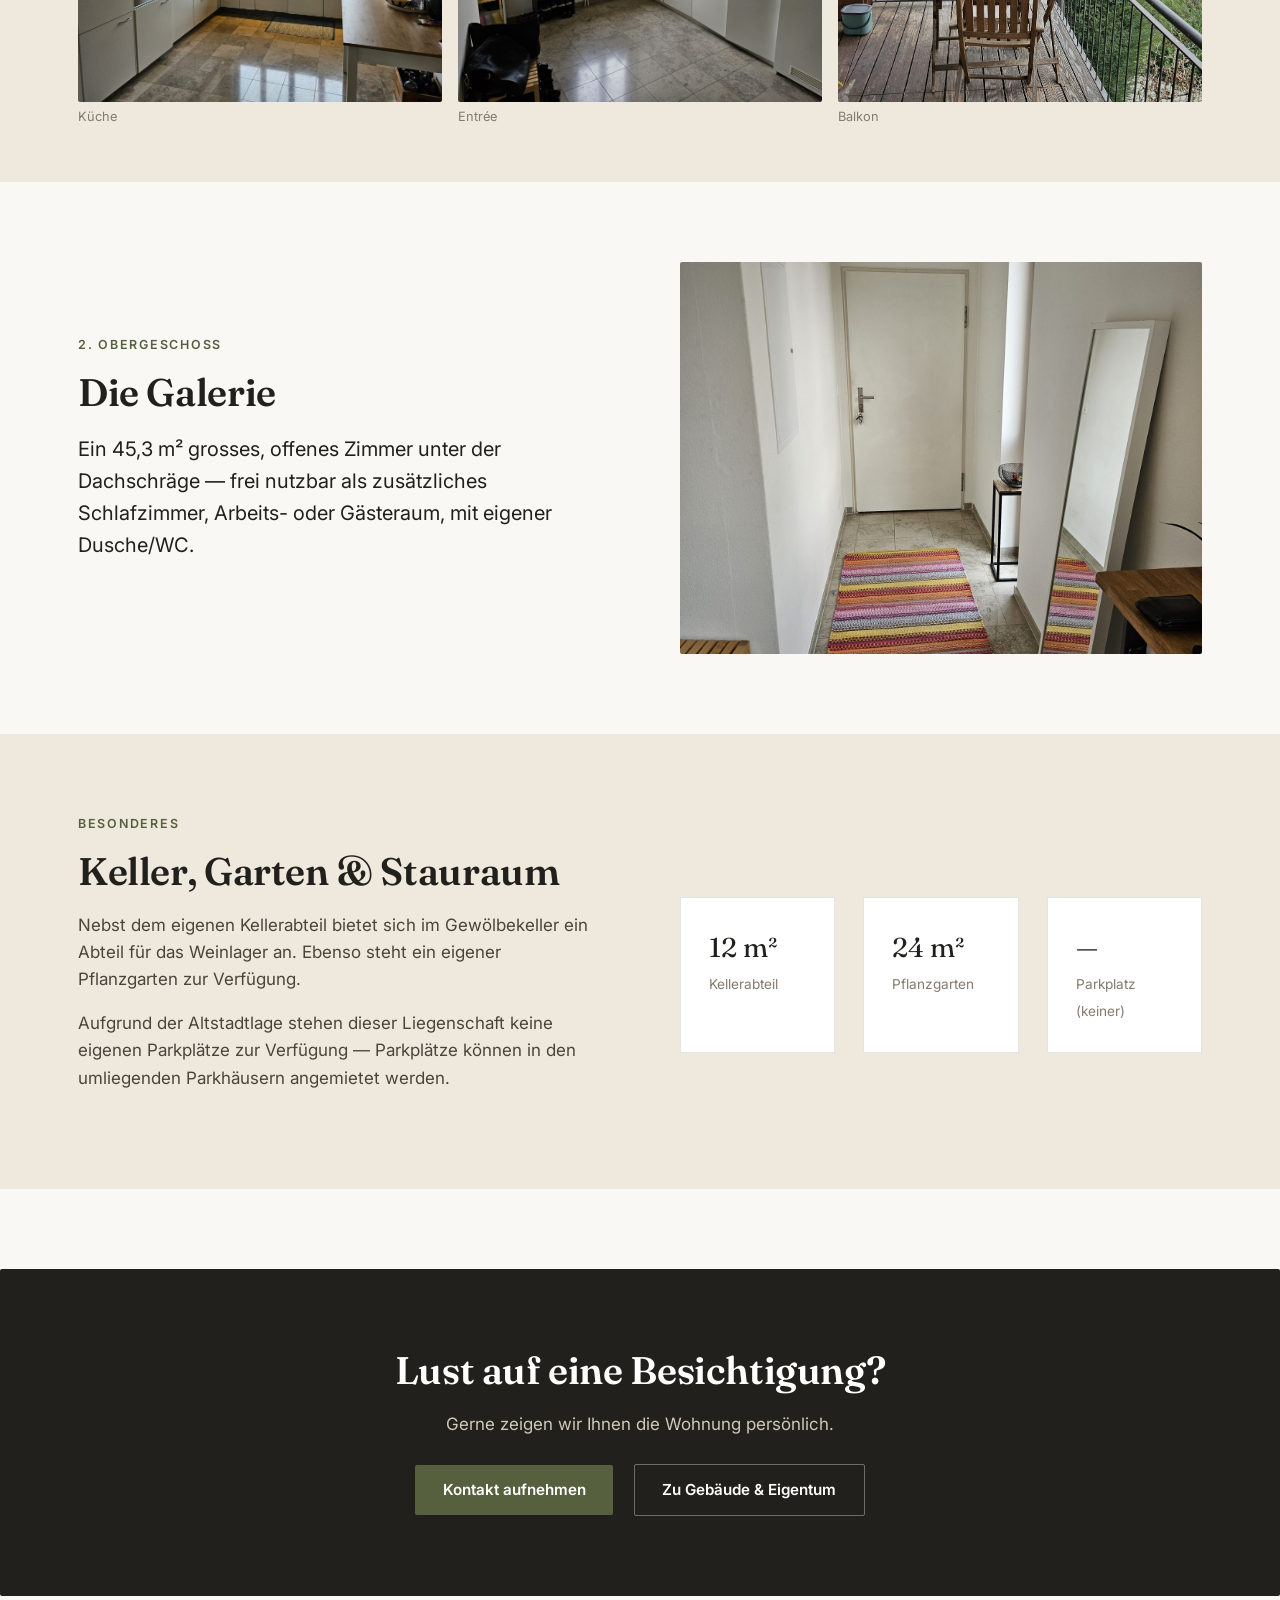
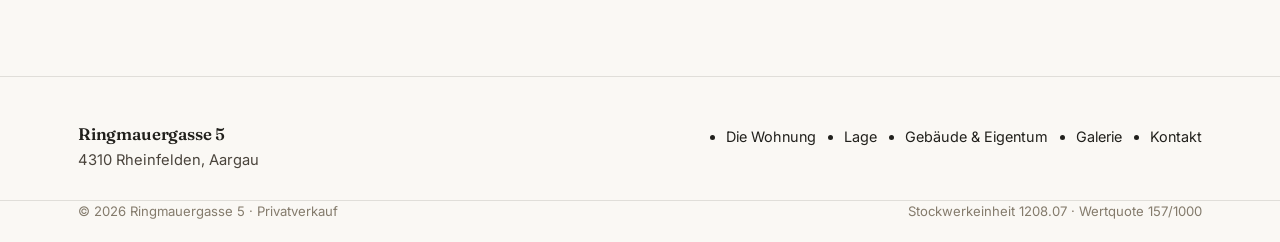
<file: wohnung.html>
<!DOCTYPE html>
<html lang="de">
<head>
<meta charset="UTF-8">
<meta name="viewport" content="width=device-width, initial-scale=1.0">
<title>Die Wohnung — Ringmauergasse 5, Rheinfelden</title>
<meta name="description" content="Raumprogramm der 4½-Zimmer-Maisonette-Dachwohnung Ringmauergasse 5: Entrée, zwei Schlafzimmer, Küche, Wohn-/Esszimmer, Galerie, Balkon.">
<link rel="preconnect" href="https://fonts.googleapis.com">
<link rel="preconnect" href="https://fonts.gstatic.com" crossorigin>
<link href="https://fonts.googleapis.com/css2?family=Fraunces:opsz,wght@9..144,300..700&family=Inter:wght@400;500;600;700&display=swap" rel="stylesheet">
<link rel="stylesheet" href="assets/css/style.css">
</head>
<body>

<header class="site-header">
  <nav class="nav">
    <a href="index.html" class="nav-brand">Ringmauergasse <span>5</span></a>
    <button class="nav-toggle" aria-label="Menü"><span></span><span></span><span></span></button>
    <ul class="nav-links">
      <li><a href="index.html">Start</a></li>
      <li><a href="wohnung.html" aria-current="page">Die Wohnung</a></li>
      <li><a href="lage.html">Lage</a></li>
      <li><a href="gebaeude.html">Gebäude &amp; Eigentum</a></li>
      <li><a href="galerie.html">Galerie</a></li>
      <li><a href="kontakt.html">Kontakt</a></li>
    </ul>
    <div class="nav-right">
      <div class="lang-toggle">
        <a href="wohnung.html" class="active">DE</a>
        <a href="en/apartment.html">EN</a>
      </div>
    </div>
  </nav>
</header>

<section class="hero page-hero">
  <img src="assets/img/wohnen.jpg" alt="Wohnzimmer mit Holzboden und Blick auf die Altstadt">
  <div class="hero-content">
    <h1>Zwei Ebenen, ca. 141 m²</h1>
  </div>
</section>

<section>
  <div class="container">
    <div class="split">
      <div>
        <span class="eyebrow">Eingangsgeschoss / 1. OG</span>
        <h2>Wohnen, Schlafen, Ankommen</h2>
        <p class="lede">Ein grosszügiges Entrée mit deckenhohen Einbauschränken empfängt auf dieser Ebene. Zwei Schlafzimmer mit eigenem Balkonzugang, ein Bad/WC und ein separates Gäste-WC liegen daneben.</p>
        <p>Küche und das 50 m² grosse Wohn-/Esszimmer öffnen sich zum südseitigen Balkon — mit Blick über die Dächer der Altstadt und direkt auf die historische Stadtmauer.</p>
      </div>
      <div class="room-list">
        <div class="room"><span class="room-name">Entrée mit Einbauschränken &amp; Waschturm</span><span class="room-size">13 m²</span></div>
        <div class="room"><span class="room-name">Bad/WC</span><span class="room-size">3,6 m²</span></div>
        <div class="room"><span class="room-name">Gäste-WC</span><span class="room-size">2,0 m²</span></div>
        <div class="room"><span class="room-name">Schlafzimmer 1 (Balkonzugang)</span><span class="room-size">14,3 m²</span></div>
        <div class="room"><span class="room-name">Schlafzimmer 2 (Balkonzugang)</span><span class="room-size">14,5 m²</span></div>
        <div class="room"><span class="room-name">Küche</span><span class="room-size">14,5 m²</span></div>
        <div class="room"><span class="room-name">Wohn-/Esszimmer</span><span class="room-size">50 m²</span></div>
        <div class="room"><span class="room-name">Balkon, südseitig</span><span class="room-size">ca. 13,5 m²</span></div>
      </div>
    </div>
  </div>
</section>

<section class="section-alt">
  <div class="container">
    <div class="photo-grid">
      <figure><img src="assets/img/kueche.jpg" alt="Küche mit Blick auf die Altstadtdächer"><figcaption>Küche</figcaption></figure>
      <figure><img src="assets/img/entree.jpg" alt="Entrée mit Einbauschränken"><figcaption>Entrée</figcaption></figure>
      <figure><img src="assets/img/balkon.jpg" alt="Südseitiger Balkon"><figcaption>Balkon</figcaption></figure>
    </div>
  </div>
</section>

<section>
  <div class="container split reverse">
    <div class="split-media wide">
      <img src="assets/img/galerie.jpg" alt="Offenes Galeriezimmer unter der Dachschräge">
    </div>
    <div>
      <span class="eyebrow">2. Obergeschoss</span>
      <h2>Die Galerie</h2>
      <p class="lede">Ein 45,3 m² grosses, offenes Zimmer unter der Dachschräge — frei nutzbar als zusätzliches Schlafzimmer, Arbeits- oder Gästeraum, mit eigener Dusche/WC.</p>
    </div>
  </div>
</section>

<section class="section-alt">
  <div class="container">
    <div class="split">
      <div>
        <span class="eyebrow">Besonderes</span>
        <h2>Keller, Garten &amp; Stauraum</h2>
        <p>Nebst dem eigenen Kellerabteil bietet sich im Gewölbekeller ein Abteil für das Weinlager an. Ebenso steht ein eigener Pflanzgarten zur Verfügung.</p>
        <p>Aufgrund der Altstadtlage stehen dieser Liegenschaft keine eigenen Parkplätze zur Verfügung — Parkplätze können in den umliegenden Parkhäusern angemietet werden.</p>
      </div>
      <div class="fact-grid">
        <div class="fact-card"><span class="num">12 m²</span><span class="label">Kellerabteil</span></div>
        <div class="fact-card"><span class="num">24 m²</span><span class="label">Pflanzgarten</span></div>
        <div class="fact-card"><span class="num">—</span><span class="label">Parkplatz (keiner)</span></div>
      </div>
    </div>
  </div>
</section>

<section>
  <div class="container">
    <div class="cta-box">
      <h2>Lust auf eine Besichtigung?</h2>
      <p>Gerne zeigen wir Ihnen die Wohnung persönlich.</p>
      <a href="kontakt.html" class="button">Kontakt aufnehmen</a>
      <a href="gebaeude.html" class="button-ghost">Zu Gebäude &amp; Eigentum</a>
    </div>
  </div>
</section>

<footer class="site-footer">
  <div class="container footer-grid">
    <div>
      <h3>Ringmauergasse 5</h3>
      <p>4310 Rheinfelden, Aargau</p>
    </div>
    <ul class="footer-links">
      <li><a href="wohnung.html">Die Wohnung</a></li>
      <li><a href="lage.html">Lage</a></li>
      <li><a href="gebaeude.html">Gebäude &amp; Eigentum</a></li>
      <li><a href="galerie.html">Galerie</a></li>
      <li><a href="kontakt.html">Kontakt</a></li>
    </ul>
  </div>
  <div class="container footer-bottom">
    <span>© 2026 Ringmauergasse 5 · Privatverkauf</span>
    <span>Stockwerkeinheit 1208.07 · Wertquote 157/1000</span>
  </div>
</footer>
<script src="assets/js/site.js"></script>
<script src="assets/js/lightbox.js"></script>
</body>
</html>
</file>
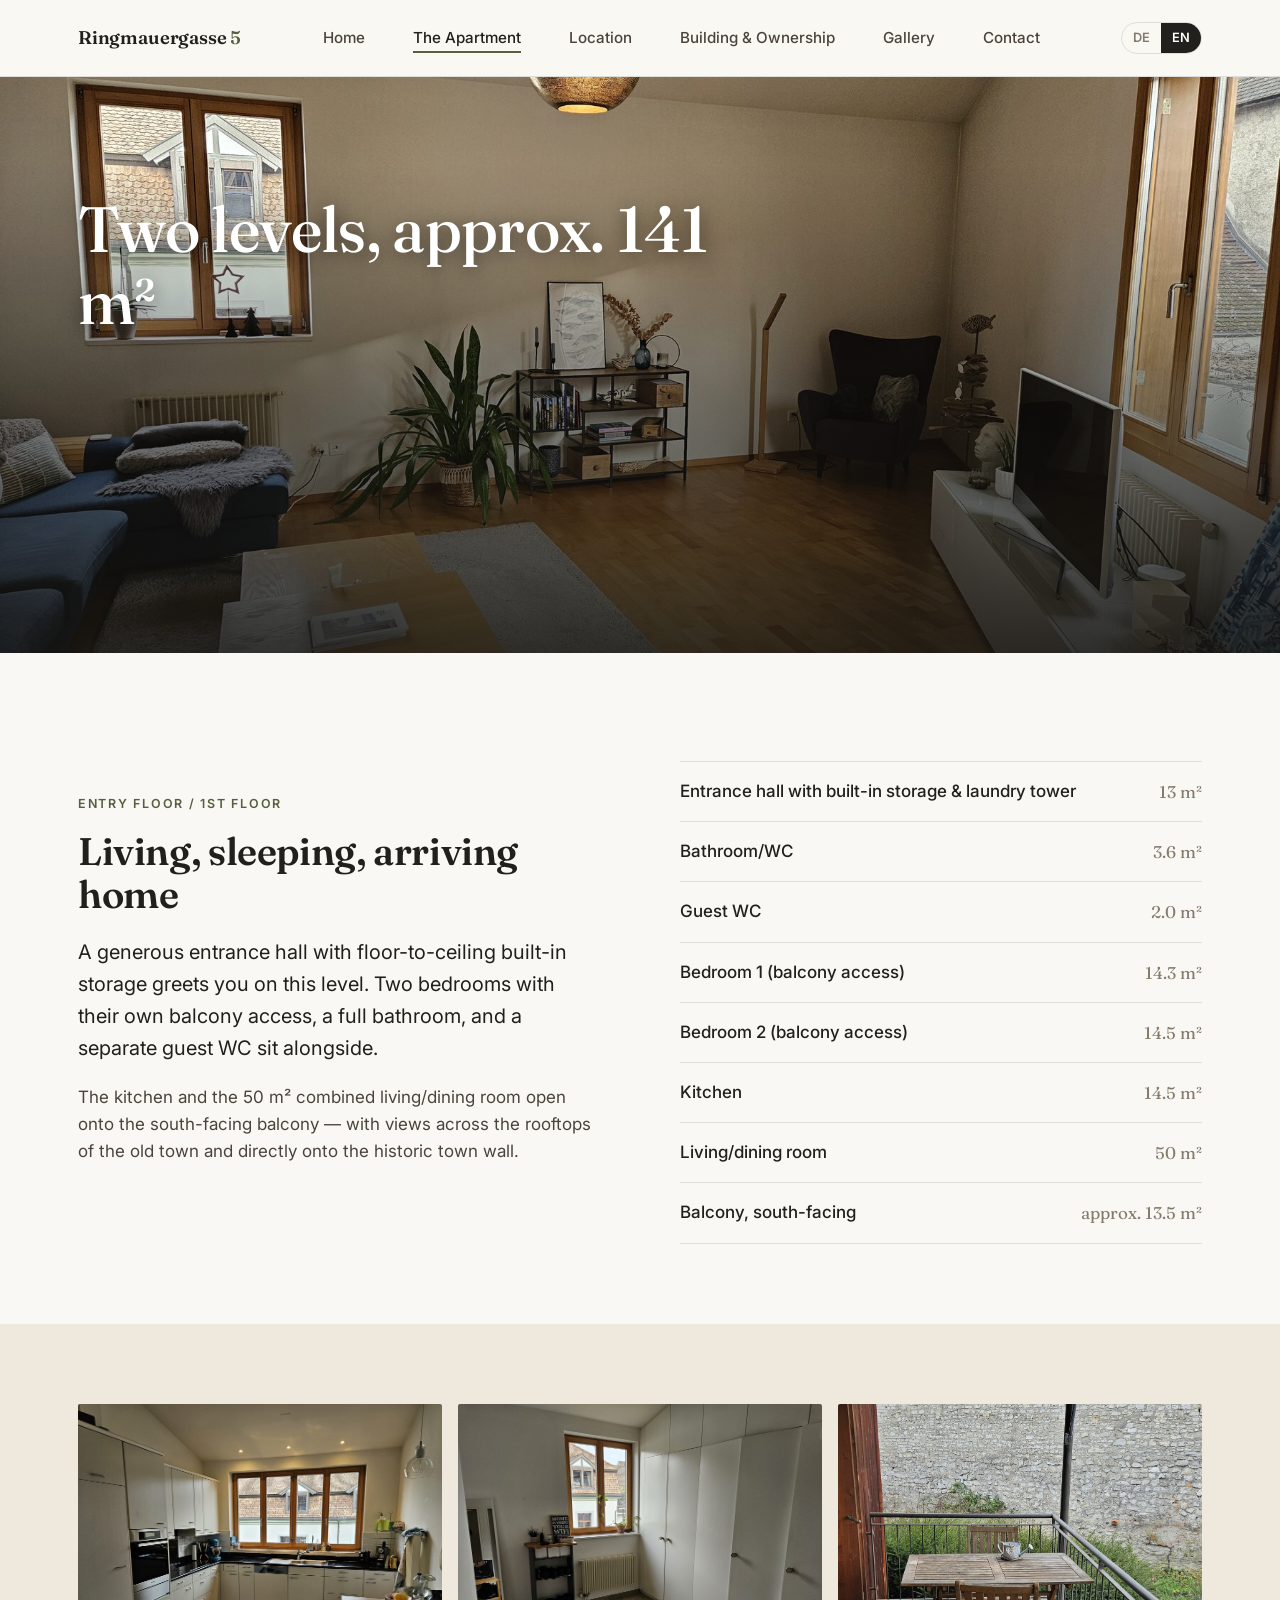
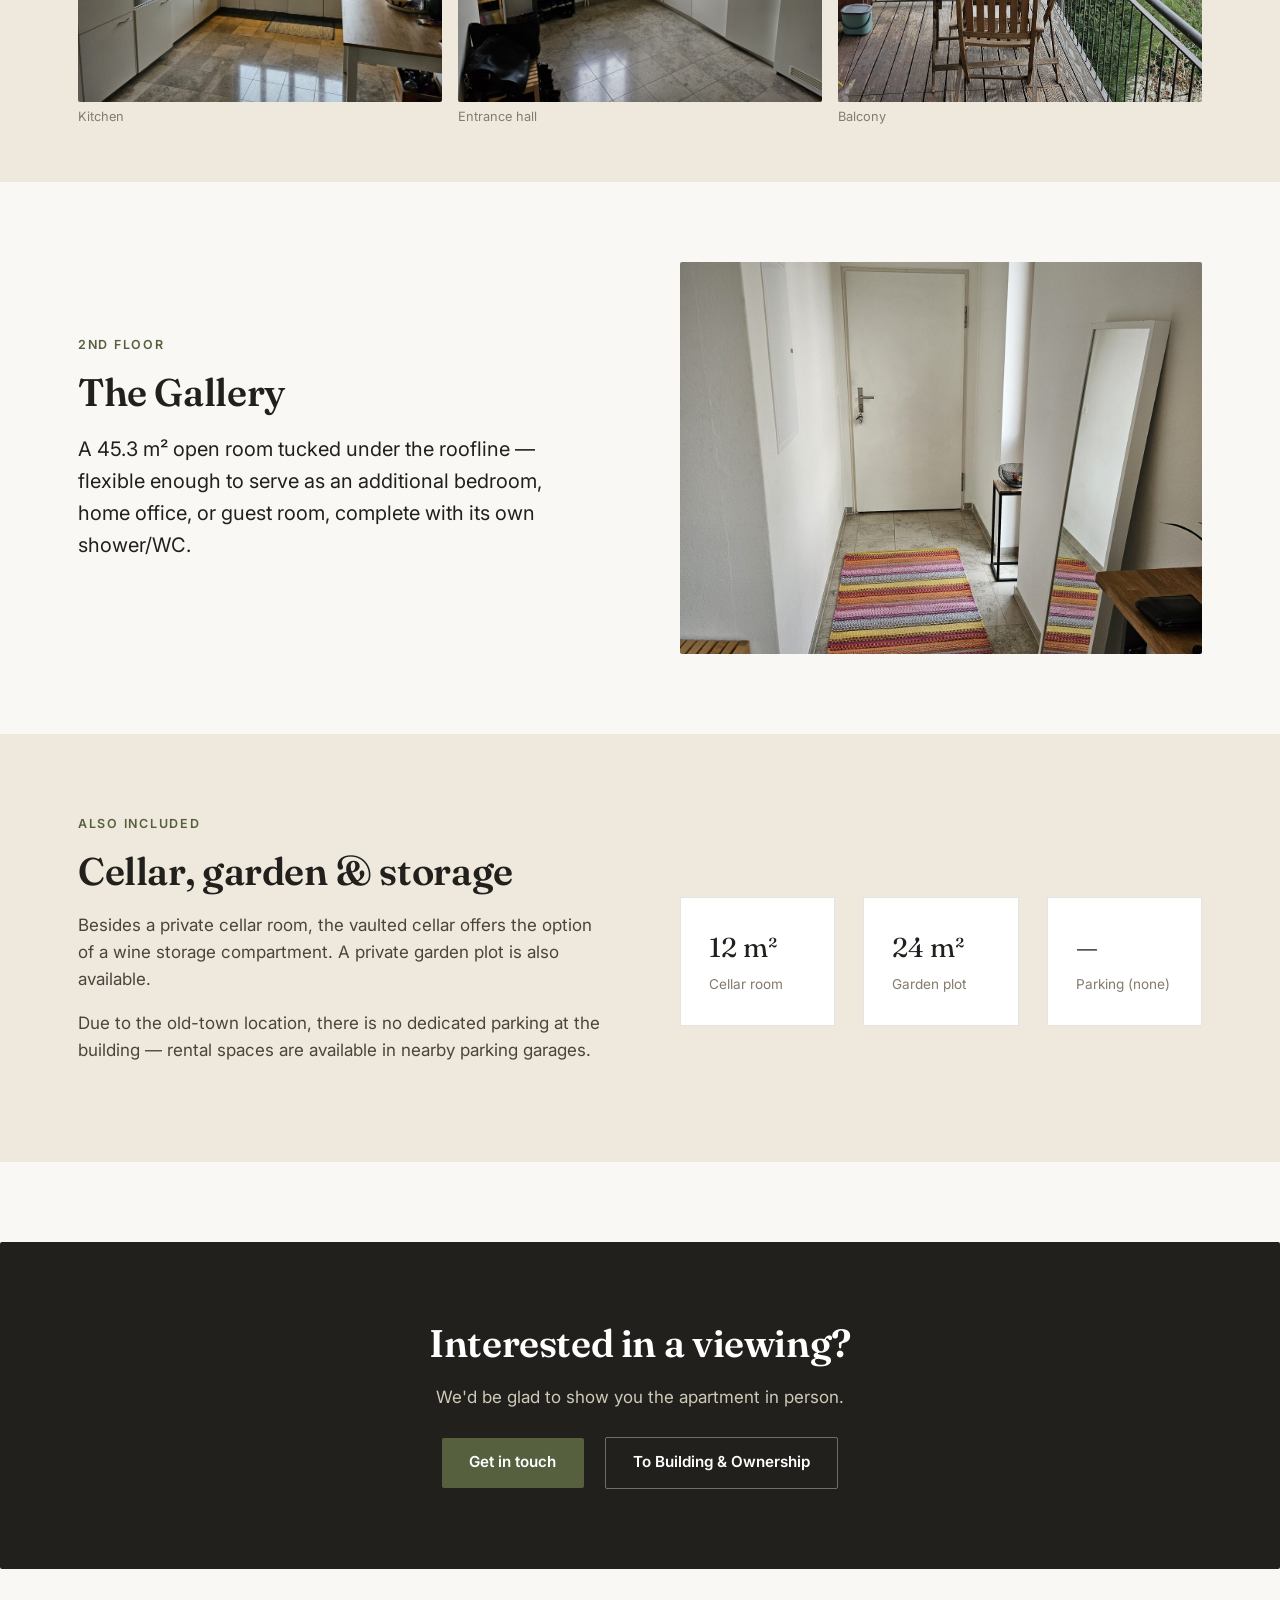
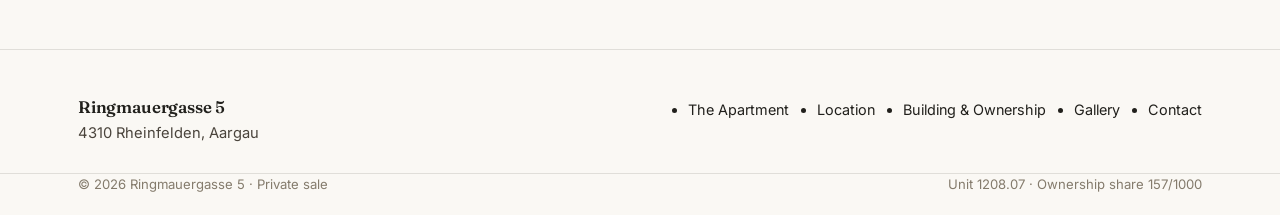
<file: en/apartment.html>
<!DOCTYPE html>
<html lang="en">
<head>
<meta charset="UTF-8">
<meta name="viewport" content="width=device-width, initial-scale=1.0">
<title>The Apartment — Ringmauergasse 5, Rheinfelden</title>
<meta name="description" content="Room program of the 4.5-room maisonette penthouse Ringmauergasse 5: entrance hall, two bedrooms, kitchen, living/dining room, gallery, balcony.">
<link rel="preconnect" href="https://fonts.googleapis.com">
<link rel="preconnect" href="https://fonts.gstatic.com" crossorigin>
<link href="https://fonts.googleapis.com/css2?family=Fraunces:opsz,wght@9..144,300..700&family=Inter:wght@400;500;600;700&display=swap" rel="stylesheet">
<link rel="stylesheet" href="../assets/css/style.css">
</head>
<body>

<header class="site-header">
  <nav class="nav">
    <a href="index.html" class="nav-brand">Ringmauergasse <span>5</span></a>
    <button class="nav-toggle" aria-label="Menu"><span></span><span></span><span></span></button>
    <ul class="nav-links">
      <li><a href="index.html">Home</a></li>
      <li><a href="apartment.html" aria-current="page">The Apartment</a></li>
      <li><a href="location.html">Location</a></li>
      <li><a href="building.html">Building &amp; Ownership</a></li>
      <li><a href="gallery.html">Gallery</a></li>
      <li><a href="contact.html">Contact</a></li>
    </ul>
    <div class="nav-right">
      <div class="lang-toggle">
        <a href="../wohnung.html">DE</a>
        <a href="apartment.html" class="active">EN</a>
      </div>
    </div>
  </nav>
</header>

<section class="hero page-hero">
  <img src="../assets/img/wohnen.jpg" alt="Living room with wood flooring and view of the old town">
  <div class="hero-content">
    <h1>Two levels, approx. 141 m²</h1>
  </div>
</section>

<section>
  <div class="container">
    <div class="split">
      <div>
        <span class="eyebrow">Entry floor / 1st floor</span>
        <h2>Living, sleeping, arriving home</h2>
        <p class="lede">A generous entrance hall with floor-to-ceiling built-in storage greets you on this level. Two bedrooms with their own balcony access, a full bathroom, and a separate guest WC sit alongside.</p>
        <p>The kitchen and the 50 m² combined living/dining room open onto the south-facing balcony — with views across the rooftops of the old town and directly onto the historic town wall.</p>
      </div>
      <div class="room-list">
        <div class="room"><span class="room-name">Entrance hall with built-in storage &amp; laundry tower</span><span class="room-size">13 m²</span></div>
        <div class="room"><span class="room-name">Bathroom/WC</span><span class="room-size">3.6 m²</span></div>
        <div class="room"><span class="room-name">Guest WC</span><span class="room-size">2.0 m²</span></div>
        <div class="room"><span class="room-name">Bedroom 1 (balcony access)</span><span class="room-size">14.3 m²</span></div>
        <div class="room"><span class="room-name">Bedroom 2 (balcony access)</span><span class="room-size">14.5 m²</span></div>
        <div class="room"><span class="room-name">Kitchen</span><span class="room-size">14.5 m²</span></div>
        <div class="room"><span class="room-name">Living/dining room</span><span class="room-size">50 m²</span></div>
        <div class="room"><span class="room-name">Balcony, south-facing</span><span class="room-size">approx. 13.5 m²</span></div>
      </div>
    </div>
  </div>
</section>

<section class="section-alt">
  <div class="container">
    <div class="photo-grid">
      <figure><img src="../assets/img/kueche.jpg" alt="Kitchen with view of the old town rooftops"><figcaption>Kitchen</figcaption></figure>
      <figure><img src="../assets/img/entree.jpg" alt="Entrance hall with built-in storage"><figcaption>Entrance hall</figcaption></figure>
      <figure><img src="../assets/img/balkon.jpg" alt="South-facing balcony"><figcaption>Balcony</figcaption></figure>
    </div>
  </div>
</section>

<section>
  <div class="container split reverse">
    <div class="split-media wide">
      <img src="../assets/img/galerie.jpg" alt="Open gallery room under the roofline">
    </div>
    <div>
      <span class="eyebrow">2nd floor</span>
      <h2>The Gallery</h2>
      <p class="lede">A 45.3 m² open room tucked under the roofline — flexible enough to serve as an additional bedroom, home office, or guest room, complete with its own shower/WC.</p>
    </div>
  </div>
</section>

<section class="section-alt">
  <div class="container">
    <div class="split">
      <div>
        <span class="eyebrow">Also included</span>
        <h2>Cellar, garden &amp; storage</h2>
        <p>Besides a private cellar room, the vaulted cellar offers the option of a wine storage compartment. A private garden plot is also available.</p>
        <p>Due to the old-town location, there is no dedicated parking at the building — rental spaces are available in nearby parking garages.</p>
      </div>
      <div class="fact-grid">
        <div class="fact-card"><span class="num">12 m²</span><span class="label">Cellar room</span></div>
        <div class="fact-card"><span class="num">24 m²</span><span class="label">Garden plot</span></div>
        <div class="fact-card"><span class="num">—</span><span class="label">Parking (none)</span></div>
      </div>
    </div>
  </div>
</section>

<section>
  <div class="container">
    <div class="cta-box">
      <h2>Interested in a viewing?</h2>
      <p>We'd be glad to show you the apartment in person.</p>
      <a href="contact.html" class="button">Get in touch</a>
      <a href="building.html" class="button-ghost">To Building &amp; Ownership</a>
    </div>
  </div>
</section>

<footer class="site-footer">
  <div class="container footer-grid">
    <div>
      <h3>Ringmauergasse 5</h3>
      <p>4310 Rheinfelden, Aargau</p>
    </div>
    <ul class="footer-links">
      <li><a href="apartment.html">The Apartment</a></li>
      <li><a href="location.html">Location</a></li>
      <li><a href="building.html">Building &amp; Ownership</a></li>
      <li><a href="gallery.html">Gallery</a></li>
      <li><a href="contact.html">Contact</a></li>
    </ul>
  </div>
  <div class="container footer-bottom">
    <span>© 2026 Ringmauergasse 5 · Private sale</span>
    <span>Unit 1208.07 · Ownership share 157/1000</span>
  </div>
</footer>
<script src="../assets/js/site.js"></script>
<script src="../assets/js/lightbox.js"></script>
</body>
</html>
</file>
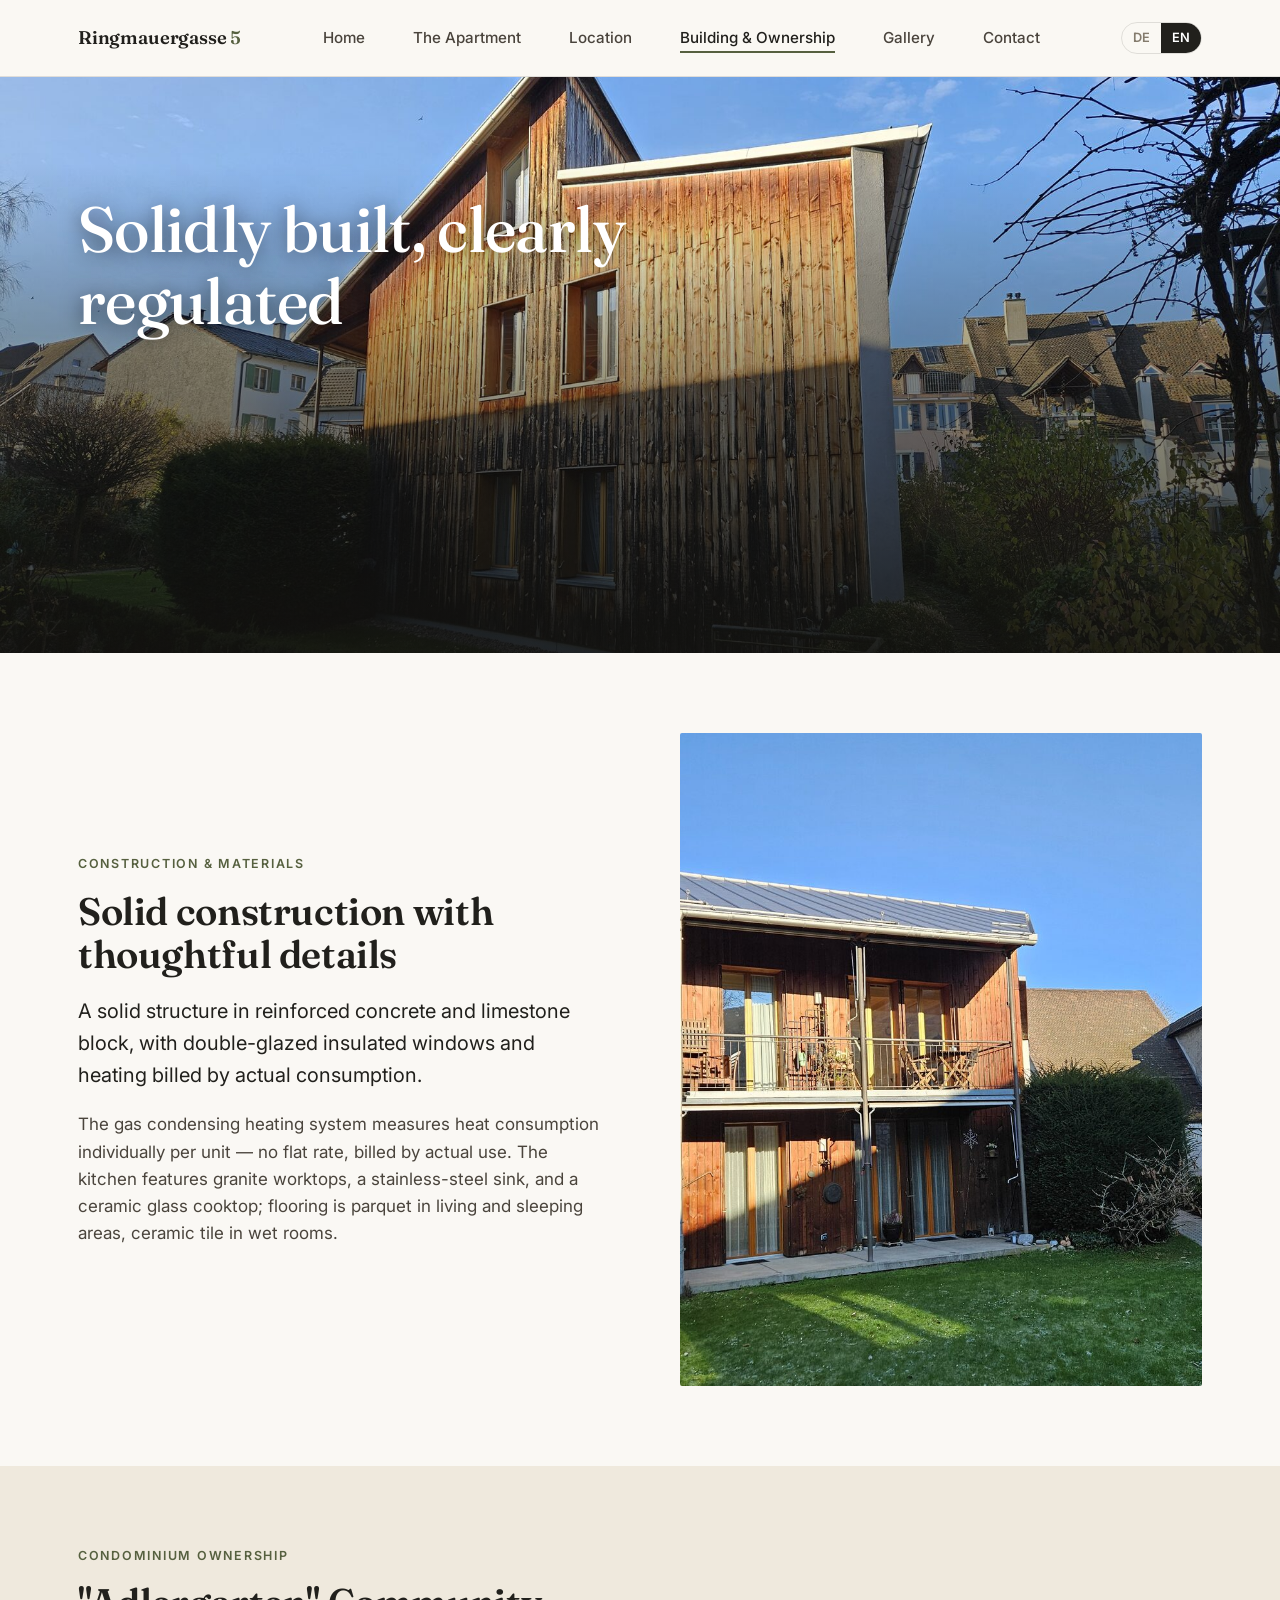
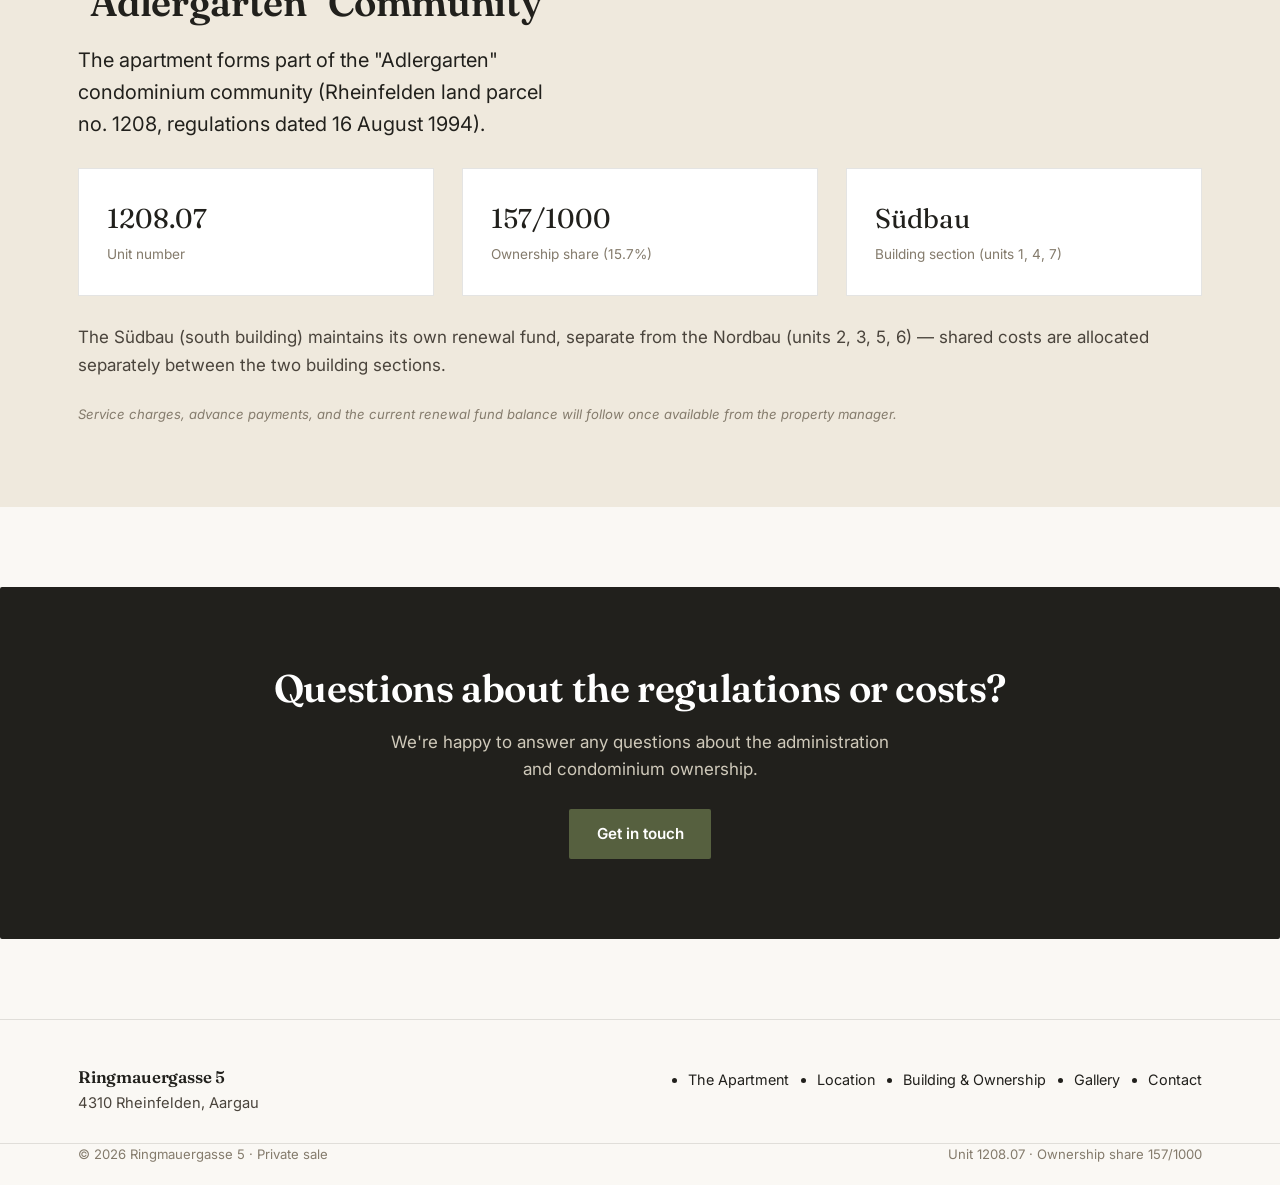
<file: en/building.html>
<!DOCTYPE html>
<html lang="en">
<head>
<meta charset="UTF-8">
<meta name="viewport" content="width=device-width, initial-scale=1.0">
<title>Building &amp; Ownership — Ringmauergasse 5, Rheinfelden</title>
<meta name="description" content="Construction, the 'Adlergarten' condominium, and ownership share of the apartment at Ringmauergasse 5, Rheinfelden.">
<link rel="preconnect" href="https://fonts.googleapis.com">
<link rel="preconnect" href="https://fonts.gstatic.com" crossorigin>
<link href="https://fonts.googleapis.com/css2?family=Fraunces:opsz,wght@9..144,300..700&family=Inter:wght@400;500;600;700&display=swap" rel="stylesheet">
<link rel="stylesheet" href="../assets/css/style.css">
</head>
<body>

<header class="site-header">
  <nav class="nav">
    <a href="index.html" class="nav-brand">Ringmauergasse <span>5</span></a>
    <button class="nav-toggle" aria-label="Menu"><span></span><span></span><span></span></button>
    <ul class="nav-links">
      <li><a href="index.html">Home</a></li>
      <li><a href="apartment.html">The Apartment</a></li>
      <li><a href="location.html">Location</a></li>
      <li><a href="building.html" aria-current="page">Building &amp; Ownership</a></li>
      <li><a href="gallery.html">Gallery</a></li>
      <li><a href="contact.html">Contact</a></li>
    </ul>
    <div class="nav-right">
      <div class="lang-toggle">
        <a href="../gebaeude.html">DE</a>
        <a href="building.html" class="active">EN</a>
      </div>
    </div>
  </nav>
</header>

<section class="hero page-hero">
  <img src="../assets/img/exterior-facade.jpg" alt="Dark-stained timber facade, detail view">
  <div class="hero-content">
    <h1>Solidly built, clearly regulated</h1>
  </div>
</section>

<section>
  <div class="container split">
    <div>
      <span class="eyebrow">Construction &amp; Materials</span>
      <h2>Solid construction with thoughtful details</h2>
      <p class="lede">A solid structure in reinforced concrete and limestone block, with double-glazed insulated windows and heating billed by actual consumption.</p>
      <p>The gas condensing heating system measures heat consumption individually per unit — no flat rate, billed by actual use. The kitchen features granite worktops, a stainless-steel sink, and a ceramic glass cooktop; flooring is parquet in living and sleeping areas, ceramic tile in wet rooms.</p>
    </div>
    <div class="split-media tall">
      <img src="../assets/img/exterior-balconies.jpg" alt="Balconies and timber facade on the garden side">
    </div>
  </div>
</section>

<section class="section-alt">
  <div class="container">
    <span class="eyebrow">Condominium Ownership</span>
    <h2>"Adlergarten" Community</h2>
    <p class="lede">The apartment forms part of the "Adlergarten" condominium community (Rheinfelden land parcel no. 1208, regulations dated 16 August 1994).</p>
    <div class="fact-grid">
      <div class="fact-card"><span class="num">1208.07</span><span class="label">Unit number</span></div>
      <div class="fact-card"><span class="num">157/1000</span><span class="label">Ownership share (15.7%)</span></div>
      <div class="fact-card"><span class="num">Südbau</span><span class="label">Building section (units 1, 4, 7)</span></div>
    </div>
    <p style="margin-top:var(--space-3)">The Südbau (south building) maintains its own renewal fund, separate from the Nordbau (units 2, 3, 5, 6) — shared costs are allocated separately between the two building sections.</p>
    <span class="placeholder-note">Service charges, advance payments, and the current renewal fund balance will follow once available from the property manager.</span>
  </div>
</section>

<section>
  <div class="container">
    <div class="cta-box">
      <h2>Questions about the regulations or costs?</h2>
      <p>We're happy to answer any questions about the administration and condominium ownership.</p>
      <a href="contact.html" class="button">Get in touch</a>
    </div>
  </div>
</section>

<footer class="site-footer">
  <div class="container footer-grid">
    <div>
      <h3>Ringmauergasse 5</h3>
      <p>4310 Rheinfelden, Aargau</p>
    </div>
    <ul class="footer-links">
      <li><a href="apartment.html">The Apartment</a></li>
      <li><a href="location.html">Location</a></li>
      <li><a href="building.html">Building &amp; Ownership</a></li>
      <li><a href="gallery.html">Gallery</a></li>
      <li><a href="contact.html">Contact</a></li>
    </ul>
  </div>
  <div class="container footer-bottom">
    <span>© 2026 Ringmauergasse 5 · Private sale</span>
    <span>Unit 1208.07 · Ownership share 157/1000</span>
  </div>
</footer>
<script src="../assets/js/site.js"></script>
<script src="../assets/js/lightbox.js"></script>
</body>
</html>
</file>
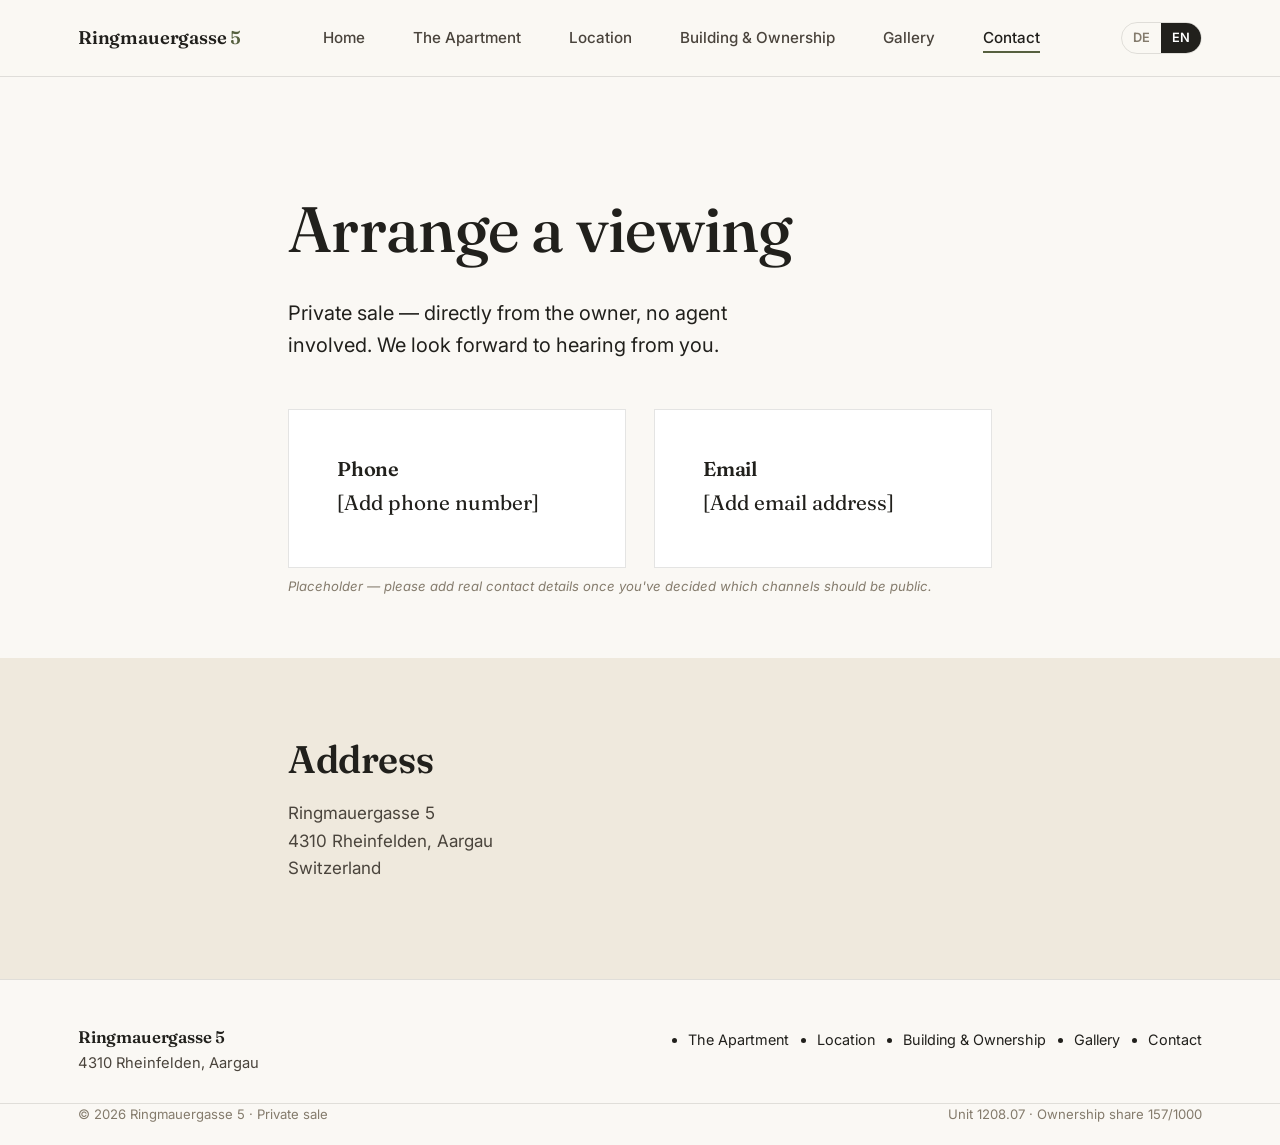
<file: en/contact.html>
<!DOCTYPE html>
<html lang="en">
<head>
<meta charset="UTF-8">
<meta name="viewport" content="width=device-width, initial-scale=1.0">
<title>Contact — Ringmauergasse 5, Rheinfelden</title>
<meta name="description" content="Contact for viewings and questions about the apartment at Ringmauergasse 5, Rheinfelden.">
<link rel="preconnect" href="https://fonts.googleapis.com">
<link rel="preconnect" href="https://fonts.gstatic.com" crossorigin>
<link href="https://fonts.googleapis.com/css2?family=Fraunces:opsz,wght@9..144,300..700&family=Inter:wght@400;500;600;700&display=swap" rel="stylesheet">
<link rel="stylesheet" href="../assets/css/style.css">
</head>
<body>

<header class="site-header">
  <nav class="nav">
    <a href="index.html" class="nav-brand">Ringmauergasse <span>5</span></a>
    <button class="nav-toggle" aria-label="Menu"><span></span><span></span><span></span></button>
    <ul class="nav-links">
      <li><a href="index.html">Home</a></li>
      <li><a href="apartment.html">The Apartment</a></li>
      <li><a href="location.html">Location</a></li>
      <li><a href="building.html">Building &amp; Ownership</a></li>
      <li><a href="gallery.html">Gallery</a></li>
      <li><a href="contact.html" aria-current="page">Contact</a></li>
    </ul>
    <div class="nav-right">
      <div class="lang-toggle">
        <a href="../kontakt.html">DE</a>
        <a href="contact.html" class="active">EN</a>
      </div>
    </div>
  </nav>
</header>

<section class="section-tight">
  <div class="container-narrow">
    <h1>Arrange a viewing</h1>
    <p class="lede">Private sale — directly from the owner, no agent involved. We look forward to hearing from you.</p>

    <div class="contact-grid">
      <div class="contact-card">
        <h3>Phone</h3>
        <a class="value" href="tel:+41000000000">[Add phone number]</a>
      </div>
      <div class="contact-card">
        <h3>Email</h3>
        <a class="value" href="mailto:kontakt@example.ch">[Add email address]</a>
      </div>
    </div>
    <p class="placeholder-note">Placeholder — please add real contact details once you've decided which channels should be public.</p>
  </div>
</section>

<section class="section-alt">
  <div class="container-narrow">
    <h2>Address</h2>
    <p>Ringmauergasse 5<br>4310 Rheinfelden, Aargau<br>Switzerland</p>
  </div>
</section>

<footer class="site-footer">
  <div class="container footer-grid">
    <div>
      <h3>Ringmauergasse 5</h3>
      <p>4310 Rheinfelden, Aargau</p>
    </div>
    <ul class="footer-links">
      <li><a href="apartment.html">The Apartment</a></li>
      <li><a href="location.html">Location</a></li>
      <li><a href="building.html">Building &amp; Ownership</a></li>
      <li><a href="gallery.html">Gallery</a></li>
      <li><a href="contact.html">Contact</a></li>
    </ul>
  </div>
  <div class="container footer-bottom">
    <span>© 2026 Ringmauergasse 5 · Private sale</span>
    <span>Unit 1208.07 · Ownership share 157/1000</span>
  </div>
</footer>
<script src="../assets/js/site.js"></script>
<script src="../assets/js/lightbox.js"></script>
</body>
</html>
</file>
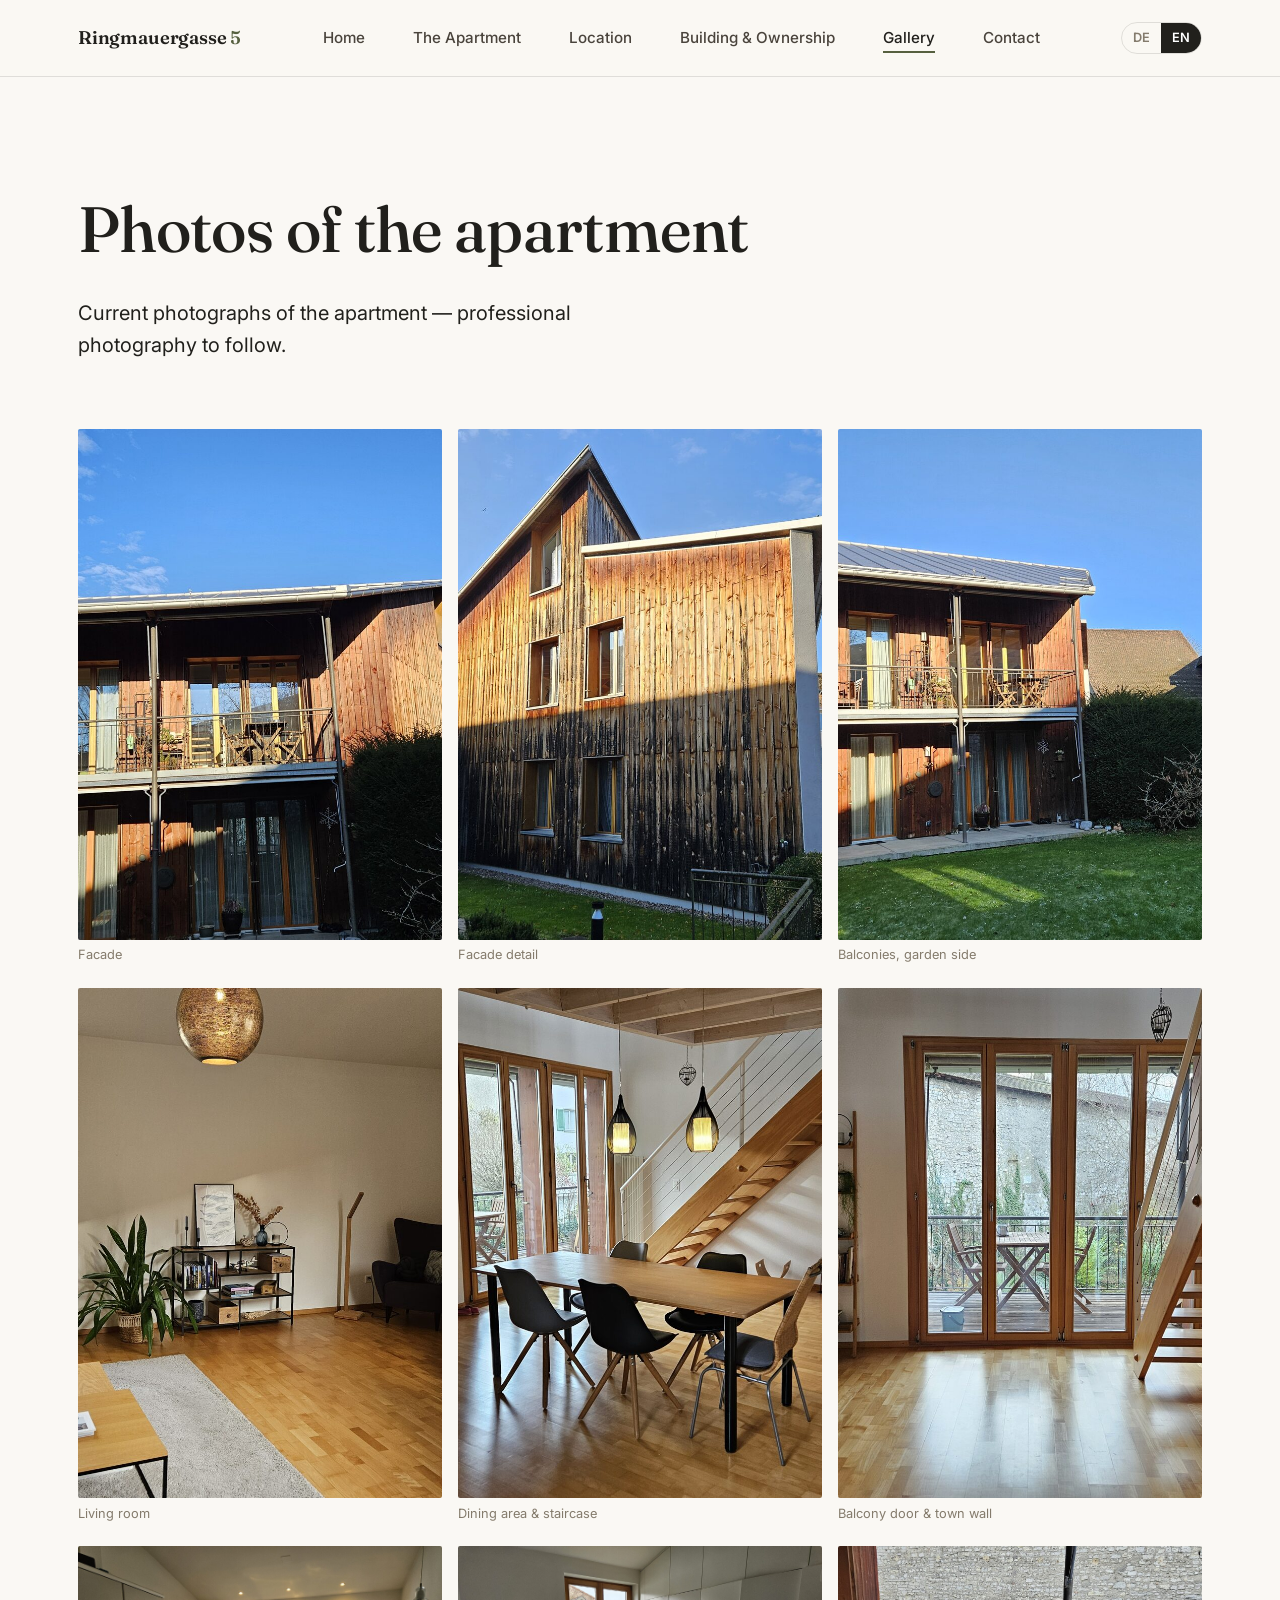
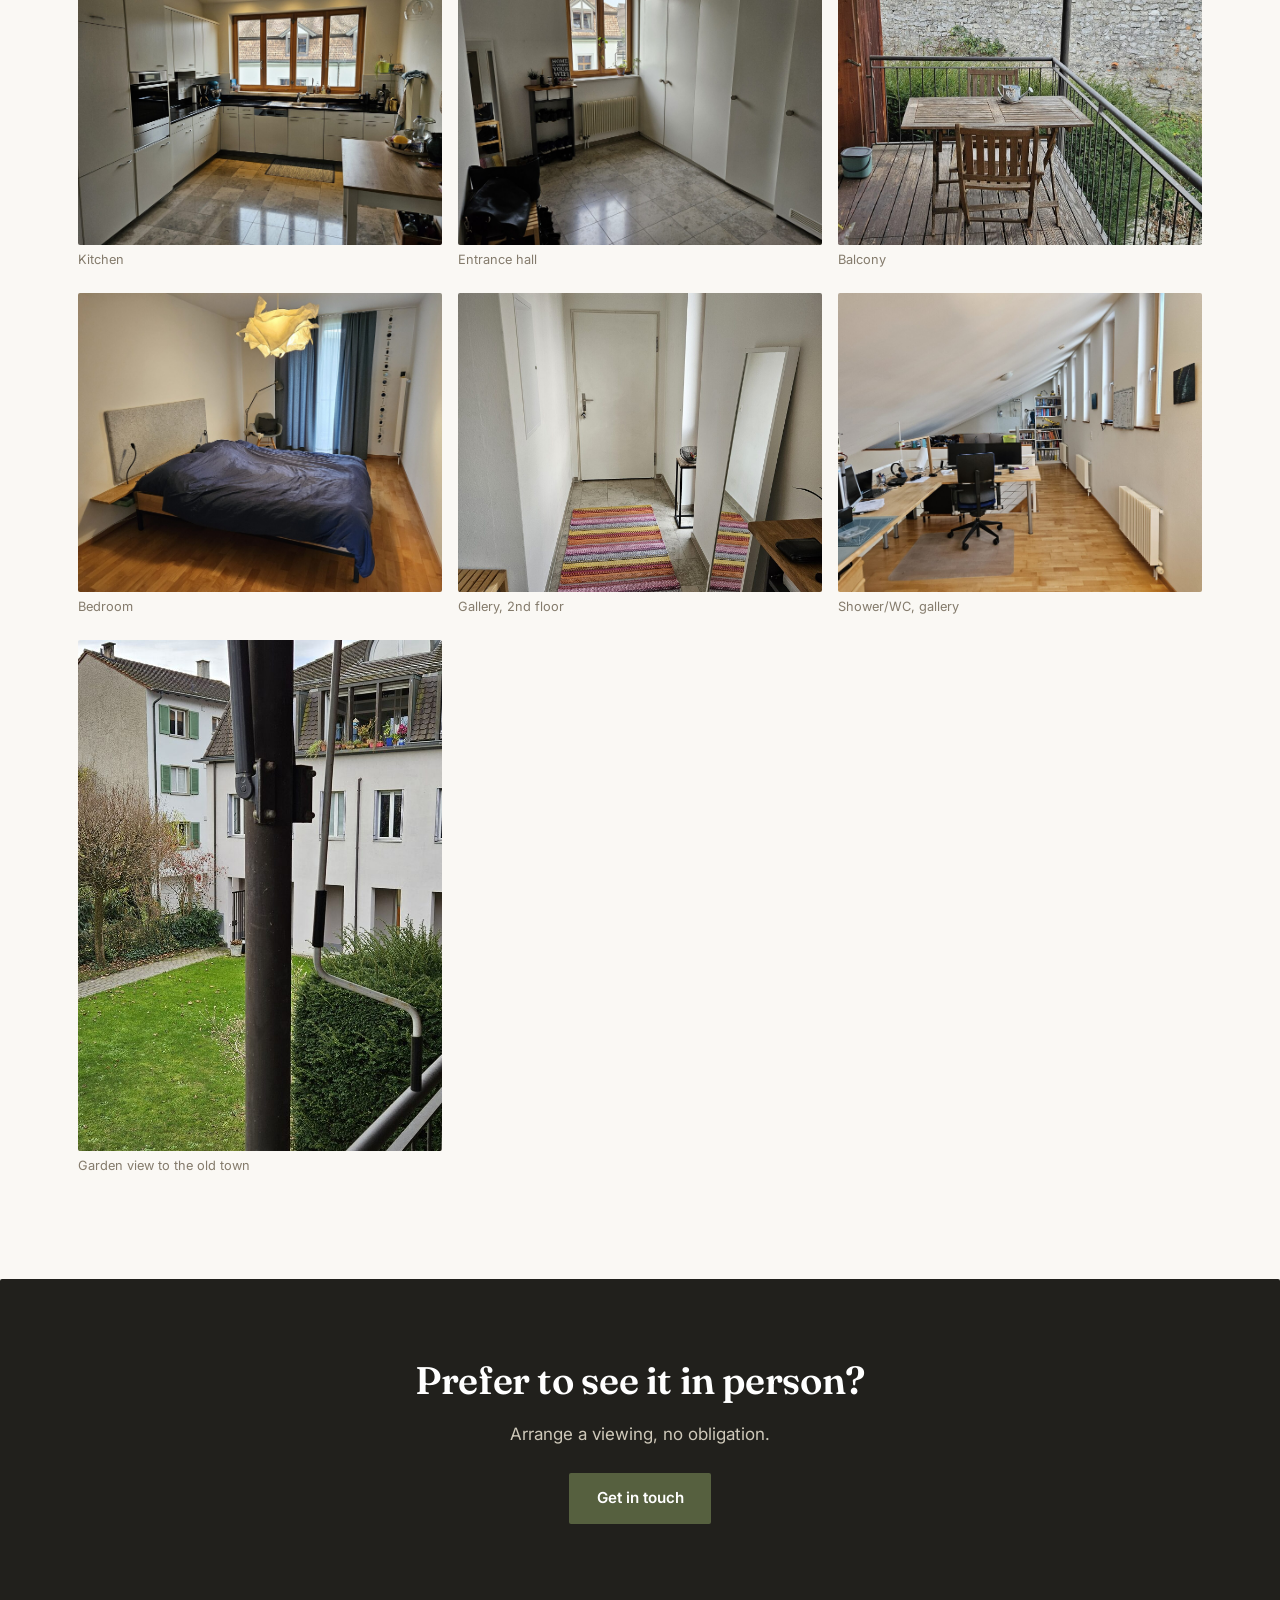
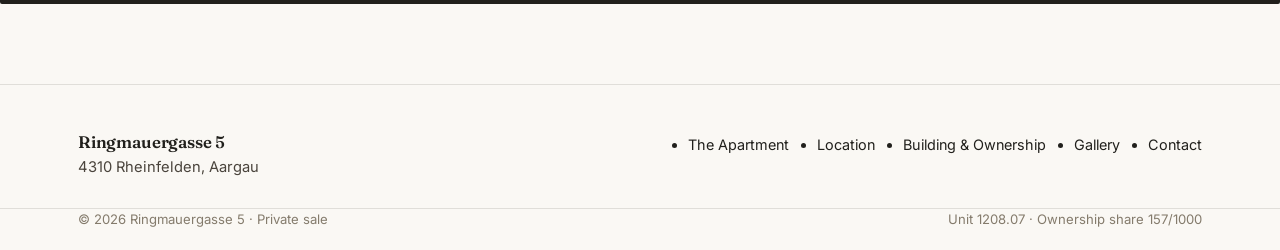
<file: en/gallery.html>
<!DOCTYPE html>
<html lang="en">
<head>
<meta charset="UTF-8">
<meta name="viewport" content="width=device-width, initial-scale=1.0">
<title>Gallery — Ringmauergasse 5, Rheinfelden</title>
<meta name="description" content="Photo gallery of the 4.5-room maisonette penthouse at Ringmauergasse 5, Rheinfelden.">
<link rel="preconnect" href="https://fonts.googleapis.com">
<link rel="preconnect" href="https://fonts.gstatic.com" crossorigin>
<link href="https://fonts.googleapis.com/css2?family=Fraunces:opsz,wght@9..144,300..700&family=Inter:wght@400;500;600;700&display=swap" rel="stylesheet">
<link rel="stylesheet" href="../assets/css/style.css">
</head>
<body>

<header class="site-header">
  <nav class="nav">
    <a href="index.html" class="nav-brand">Ringmauergasse <span>5</span></a>
    <button class="nav-toggle" aria-label="Menu"><span></span><span></span><span></span></button>
    <ul class="nav-links">
      <li><a href="index.html">Home</a></li>
      <li><a href="apartment.html">The Apartment</a></li>
      <li><a href="location.html">Location</a></li>
      <li><a href="building.html">Building &amp; Ownership</a></li>
      <li><a href="gallery.html" aria-current="page">Gallery</a></li>
      <li><a href="contact.html">Contact</a></li>
    </ul>
    <div class="nav-right">
      <div class="lang-toggle">
        <a href="../galerie.html">DE</a>
        <a href="gallery.html" class="active">EN</a>
      </div>
    </div>
  </nav>
</header>

<section class="section-tight">
  <div class="container">
    <h1>Photos of the apartment</h1>
    <p class="lede">Current photographs of the apartment — professional photography to follow.</p>
  </div>
</section>

<section class="section-tight" style="padding-top:0">
  <div class="container">
    <div class="photo-grid">
      <figure class="tall"><img src="../assets/img/exterior-hero.jpg" alt="Ringmauergasse 5 facade"><figcaption>Facade</figcaption></figure>
      <figure><img src="../assets/img/exterior-facade.jpg" alt="Timber facade, detail view"><figcaption>Facade detail</figcaption></figure>
      <figure><img src="../assets/img/exterior-balconies.jpg" alt="Balconies on the garden side"><figcaption>Balconies, garden side</figcaption></figure>

      <figure><img src="../assets/img/wohnen.jpg" alt="Living room"><figcaption>Living room</figcaption></figure>
      <figure><img src="../assets/img/essen-treppe.jpg" alt="Dining area with staircase to the gallery"><figcaption>Dining area &amp; staircase</figcaption></figure>
      <figure class="tall"><img src="../assets/img/balkon-mauer.jpg" alt="Balcony door with view of the town wall"><figcaption>Balcony door &amp; town wall</figcaption></figure>

      <figure><img src="../assets/img/kueche.jpg" alt="Kitchen"><figcaption>Kitchen</figcaption></figure>
      <figure><img src="../assets/img/entree.jpg" alt="Entrance hall with built-in storage"><figcaption>Entrance hall</figcaption></figure>
      <figure><img src="../assets/img/balkon.jpg" alt="Balcony seating area"><figcaption>Balcony</figcaption></figure>

      <figure><img src="../assets/img/schlafzimmer.jpg" alt="Bedroom"><figcaption>Bedroom</figcaption></figure>
      <figure><img src="../assets/img/galerie.jpg" alt="Open gallery room"><figcaption>Gallery, 2nd floor</figcaption></figure>
      <figure><img src="../assets/img/galerie-bad.jpg" alt="Shower/WC in the gallery"><figcaption>Shower/WC, gallery</figcaption></figure>

      <figure class="tall"><img src="../assets/img/garten-aussicht.jpg" alt="View across the garden to the old town"><figcaption>Garden view to the old town</figcaption></figure>
    </div>
  </div>
</section>

<section>
  <div class="container">
    <div class="cta-box">
      <h2>Prefer to see it in person?</h2>
      <p>Arrange a viewing, no obligation.</p>
      <a href="contact.html" class="button">Get in touch</a>
    </div>
  </div>
</section>

<footer class="site-footer">
  <div class="container footer-grid">
    <div>
      <h3>Ringmauergasse 5</h3>
      <p>4310 Rheinfelden, Aargau</p>
    </div>
    <ul class="footer-links">
      <li><a href="apartment.html">The Apartment</a></li>
      <li><a href="location.html">Location</a></li>
      <li><a href="building.html">Building &amp; Ownership</a></li>
      <li><a href="gallery.html">Gallery</a></li>
      <li><a href="contact.html">Contact</a></li>
    </ul>
  </div>
  <div class="container footer-bottom">
    <span>© 2026 Ringmauergasse 5 · Private sale</span>
    <span>Unit 1208.07 · Ownership share 157/1000</span>
  </div>
</footer>
<script src="../assets/js/site.js"></script>
<script src="../assets/js/lightbox.js"></script>
</body>
</html>
</file>
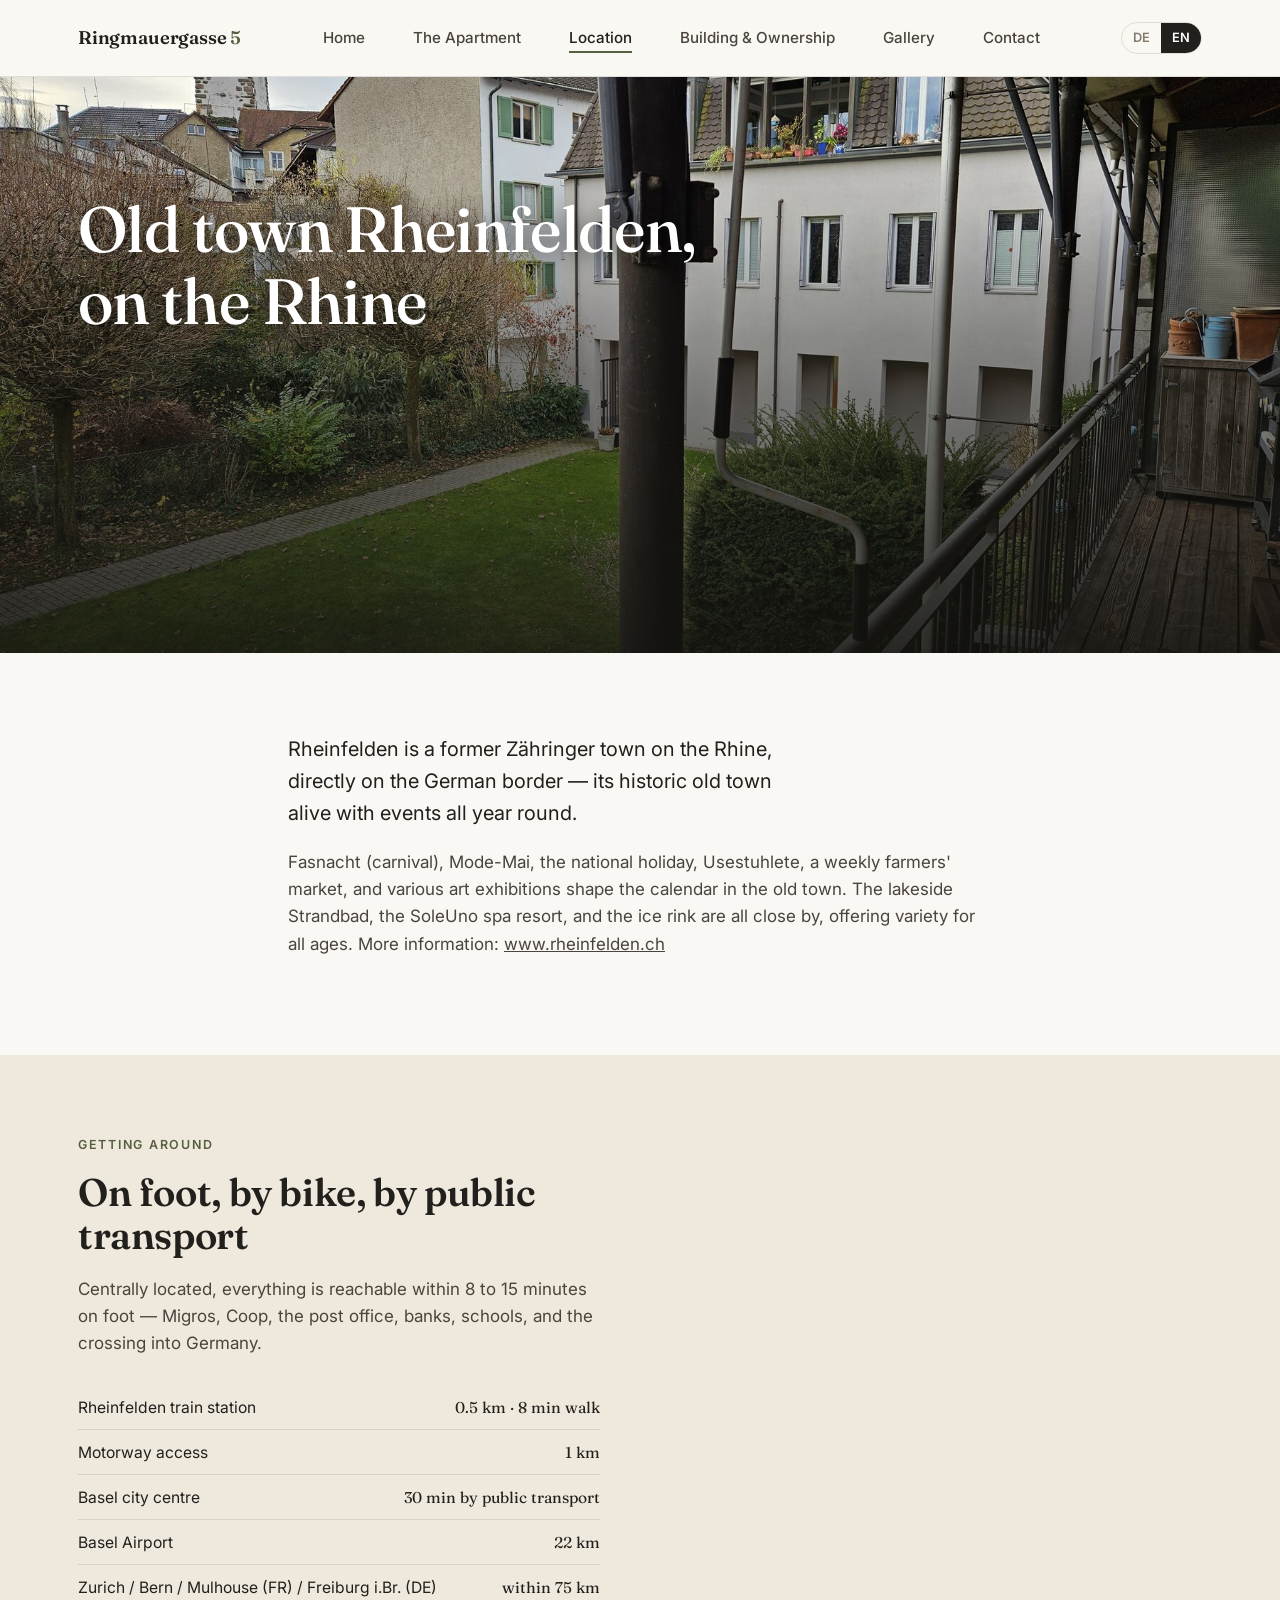
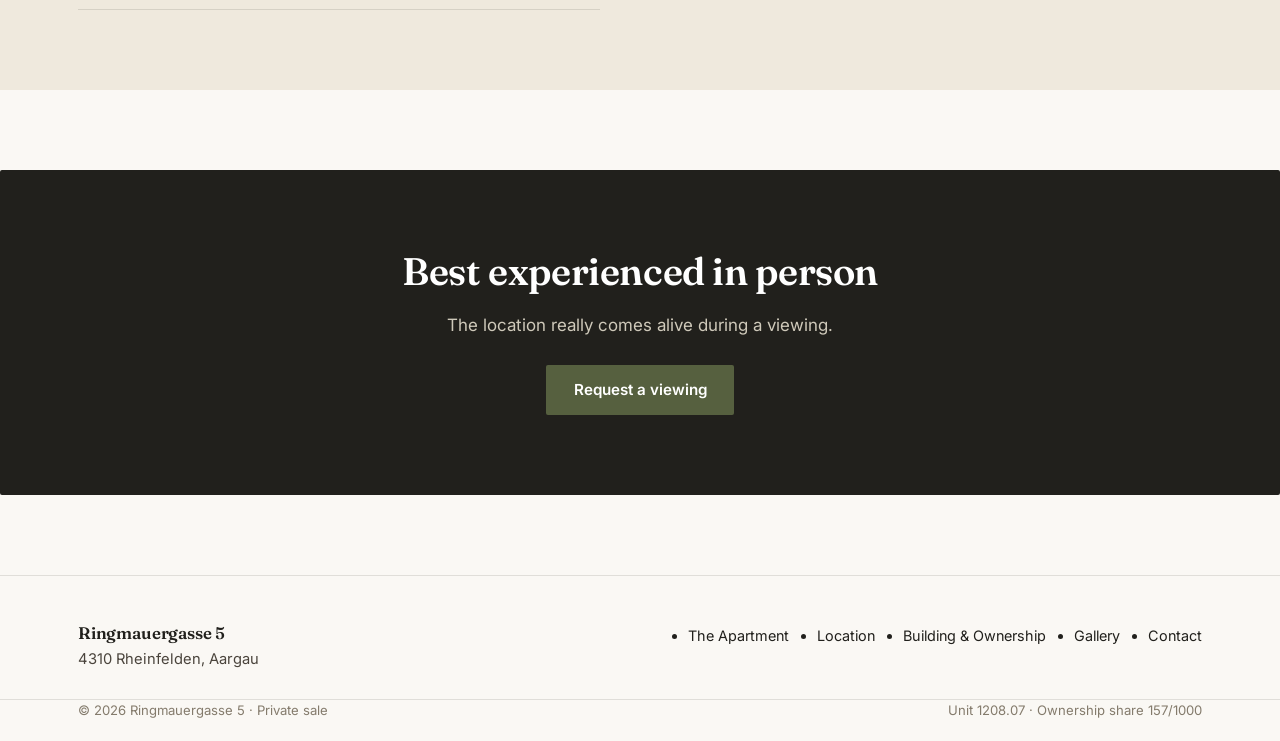
<file: en/location.html>
<!DOCTYPE html>
<html lang="en">
<head>
<meta charset="UTF-8">
<meta name="viewport" content="width=device-width, initial-scale=1.0">
<title>Location — Ringmauergasse 5, Rheinfelden</title>
<meta name="description" content="Old town Rheinfelden on the Rhine: location, distances, and surroundings of Ringmauergasse 5.">
<link rel="preconnect" href="https://fonts.googleapis.com">
<link rel="preconnect" href="https://fonts.gstatic.com" crossorigin>
<link href="https://fonts.googleapis.com/css2?family=Fraunces:opsz,wght@9..144,300..700&family=Inter:wght@400;500;600;700&display=swap" rel="stylesheet">
<link rel="stylesheet" href="../assets/css/style.css">
</head>
<body>

<header class="site-header">
  <nav class="nav">
    <a href="index.html" class="nav-brand">Ringmauergasse <span>5</span></a>
    <button class="nav-toggle" aria-label="Menu"><span></span><span></span><span></span></button>
    <ul class="nav-links">
      <li><a href="index.html">Home</a></li>
      <li><a href="apartment.html">The Apartment</a></li>
      <li><a href="location.html" aria-current="page">Location</a></li>
      <li><a href="building.html">Building &amp; Ownership</a></li>
      <li><a href="gallery.html">Gallery</a></li>
      <li><a href="contact.html">Contact</a></li>
    </ul>
    <div class="nav-right">
      <div class="lang-toggle">
        <a href="../lage.html">DE</a>
        <a href="location.html" class="active">EN</a>
      </div>
    </div>
  </nav>
</header>

<section class="hero page-hero">
  <img src="../assets/img/garten-aussicht.jpg" alt="View across the garden to the rooftops and towers of old town Rheinfelden">
  <div class="hero-content">
    <h1>Old town Rheinfelden, on the Rhine</h1>
  </div>
</section>

<section>
  <div class="container-narrow">
    <p class="lede">Rheinfelden is a former Zähringer town on the Rhine, directly on the German border — its historic old town alive with events all year round.</p>
    <p>Fasnacht (carnival), Mode-Mai, the national holiday, Usestuhlete, a weekly farmers' market, and various art exhibitions shape the calendar in the old town. The lakeside Strandbad, the SoleUno spa resort, and the ice rink are all close by, offering variety for all ages. More information: <a href="https://www.rheinfelden.ch" target="_blank" rel="noopener" style="text-decoration:underline">www.rheinfelden.ch</a></p>
  </div>
</section>

<section class="section-alt">
  <div class="container">
    <div class="split">
      <div>
        <span class="eyebrow">Getting around</span>
        <h2>On foot, by bike, by public transport</h2>
        <p>Centrally located, everything is reachable within 8 to 15 minutes on foot — Migros, Coop, the post office, banks, schools, and the crossing into Germany.</p>
        <div class="distance-list">
          <div class="row"><span>Rheinfelden train station</span><span>0.5 km · 8 min walk</span></div>
          <div class="row"><span>Motorway access</span><span>1 km</span></div>
          <div class="row"><span>Basel city centre</span><span>30 min by public transport</span></div>
          <div class="row"><span>Basel Airport</span><span>22 km</span></div>
          <div class="row"><span>Zurich / Bern / Mulhouse (FR) / Freiburg i.Br. (DE)</span><span>within 75 km</span></div>
        </div>
      </div>
      <div>
        <div style="aspect-ratio:4/3; overflow:hidden; border-radius:2px;">
          <iframe src="https://maps.google.com/maps?q=Ringmauergasse%205%2C%204310%20Rheinfelden&t=&z=16&ie=UTF8&iwloc=&output=embed" width="100%" height="100%" style="border:0" loading="lazy" referrerpolicy="no-referrer-when-downgrade" title="Map of Ringmauergasse 5, Rheinfelden"></iframe>
        </div>
      </div>
    </div>
  </div>
</section>

<section>
  <div class="container">
    <div class="cta-box">
      <h2>Best experienced in person</h2>
      <p>The location really comes alive during a viewing.</p>
      <a href="contact.html" class="button">Request a viewing</a>
    </div>
  </div>
</section>

<footer class="site-footer">
  <div class="container footer-grid">
    <div>
      <h3>Ringmauergasse 5</h3>
      <p>4310 Rheinfelden, Aargau</p>
    </div>
    <ul class="footer-links">
      <li><a href="apartment.html">The Apartment</a></li>
      <li><a href="location.html">Location</a></li>
      <li><a href="building.html">Building &amp; Ownership</a></li>
      <li><a href="gallery.html">Gallery</a></li>
      <li><a href="contact.html">Contact</a></li>
    </ul>
  </div>
  <div class="container footer-bottom">
    <span>© 2026 Ringmauergasse 5 · Private sale</span>
    <span>Unit 1208.07 · Ownership share 157/1000</span>
  </div>
</footer>
<script src="../assets/js/site.js"></script>
<script src="../assets/js/lightbox.js"></script>
</body>
</html>
</file>
<file: assets/css/style.css>
/* ==========================================================================
   Ringmauergasse 5 — Design System
   Concept: the old town wall (stone, weight, history) meets the dark
   timber-clad addition (precise, modern, bold). Warm stone neutrals +
   near-black espresso/timber tone + a single muted garden green accent.
   ========================================================================== */

:root {
  /* Color */
  --color-bg: #faf8f4;
  --color-paper: #ffffff;
  --color-stone-100: #efe9dd;
  --color-stone-300: #ddd3bf;
  --color-stone-500: #b8a989;
  --color-ink: #21201c;
  --color-ink-soft: #4a443c;
  --color-ink-faint: #847b6c;
  --color-accent: #56603f;
  --color-accent-soft: #e7e9dd;
  --color-line: rgba(33, 32, 28, 0.12);

  /* Type */
  --font-serif: "Fraunces", "Iowan Old Style", "Georgia", serif;
  --font-sans: "Inter", -apple-system, "Helvetica Neue", Arial, sans-serif;

  /* Layout */
  --container: 1180px;
  --container-narrow: 760px;
  --space-1: 0.5rem;
  --space-2: 1rem;
  --space-3: 1.75rem;
  --space-4: 3rem;
  --space-5: 5rem;
  --space-6: 8rem;
  --radius: 2px;
}

/* ---- Reset ---- */
* { box-sizing: border-box; }
html { scroll-behavior: smooth; }
body {
  margin: 0;
  background: var(--color-bg);
  color: var(--color-ink);
  font-family: var(--font-sans);
  font-size: 17px;
  line-height: 1.6;
  -webkit-font-smoothing: antialiased;
}
img { max-width: 100%; display: block; }
a { color: inherit; text-decoration: none; }
ul { margin: 0; padding: 0; }
h1, h2, h3, h4 {
  font-family: var(--font-serif);
  font-weight: 600;
  line-height: 1.12;
  margin: 0 0 0.5em;
  letter-spacing: -0.01em;
}
h1 { font-size: clamp(2.4rem, 5vw, 4.2rem); font-weight: 500; }
h2 { font-size: clamp(1.7rem, 3vw, 2.5rem); }
h3 { font-size: 1.25rem; font-weight: 600; }
p { margin: 0 0 1em; color: var(--color-ink-soft); }
.eyebrow {
  font-family: var(--font-sans);
  font-size: 0.78rem;
  font-weight: 600;
  letter-spacing: 0.14em;
  text-transform: uppercase;
  color: var(--color-accent);
  display: block;
  margin-bottom: var(--space-2);
}

.container { max-width: var(--container); margin: 0 auto; padding: 0 var(--space-3); }
.container-narrow { max-width: var(--container-narrow); margin: 0 auto; padding: 0 var(--space-3); }

/* ---- Header / Nav ---- */
.site-header {
  position: sticky;
  top: 0;
  z-index: 50;
  background: rgba(250, 248, 244, 0.92);
  backdrop-filter: saturate(180%) blur(10px);
  border-bottom: 1px solid var(--color-line);
}
.nav {
  max-width: var(--container);
  margin: 0 auto;
  padding: 0 var(--space-3);
  display: flex;
  align-items: center;
  justify-content: space-between;
  height: 76px;
}
.nav-brand {
  font-family: var(--font-serif);
  font-size: 1.15rem;
  font-weight: 600;
  letter-spacing: -0.01em;
}
.nav-brand span { color: var(--color-accent); }
.nav-links {
  display: flex;
  gap: var(--space-4);
  list-style: none;
  font-size: 0.95rem;
  font-weight: 500;
}
.nav-links a {
  position: relative;
  padding: 0.3em 0;
  color: var(--color-ink-soft);
  transition: color 0.15s ease;
}
.nav-links a:hover, .nav-links a[aria-current="page"] { color: var(--color-ink); }
.nav-links a[aria-current="page"]::after {
  content: "";
  position: absolute;
  left: 0; right: 0; bottom: -2px;
  height: 2px;
  background: var(--color-accent);
}
.nav-right { display: flex; align-items: center; gap: var(--space-3); }
.lang-toggle {
  display: flex;
  border: 1px solid var(--color-line);
  border-radius: 20px;
  overflow: hidden;
  font-size: 0.8rem;
  font-weight: 600;
}
.lang-toggle a {
  padding: 0.4em 0.85em;
  color: var(--color-ink-faint);
}
.lang-toggle a.active { background: var(--color-ink); color: var(--color-paper); }
.nav-toggle {
  display: none;
  background: none;
  border: none;
  cursor: pointer;
  padding: 0.4em;
}
.nav-toggle span {
  display: block;
  width: 22px;
  height: 2px;
  background: var(--color-ink);
  margin: 5px 0;
}

@media (max-width: 860px) {
  .nav-links {
    position: absolute;
    top: 76px; left: 0; right: 0;
    flex-direction: column;
    gap: 0;
    background: var(--color-bg);
    border-bottom: 1px solid var(--color-line);
    max-height: 0;
    overflow: hidden;
    transition: max-height 0.25s ease;
  }
  .nav-links.open { max-height: 60vh; }
  .nav-links li { width: 100%; }
  .nav-links a { display: block; padding: 1em var(--space-3); }
  .nav-toggle { display: block; }
}

/* ---- Hero ---- */
.hero {
  position: relative;
  height: calc(100vh - 77px);
  display: flex;
  align-items: flex-end;
  background: var(--color-ink);
  overflow: hidden;
}
.hero img {
  position: absolute;
  inset: 0;
  width: 100%;
  height: 100%;
  object-fit: cover;
}
.hero::after {
  content: "";
  position: absolute;
  inset: 0;
  background: linear-gradient(180deg, rgba(20,19,16,0) 15%, rgba(20,19,16,0.45) 55%, rgba(20,19,16,0.85) 100%);
}
.hero-content {
  position: relative;
  z-index: 2;
  color: #fff;
  padding: var(--space-5) var(--space-3) var(--space-5);
  max-width: var(--container);
  margin: 0 auto;
  width: 100%;
}
.hero-content .eyebrow {
  color: #f1ecdc;
  text-shadow: 0 2px 14px rgba(0, 0, 0, 0.6);
}
.hero h1 {
  color: #fff;
  max-width: 16ch;
  text-shadow: 0 3px 20px rgba(0, 0, 0, 0.55);
}
.hero:not(.page-hero) h1 {
  margin-bottom: calc(0.5em + 40px);
}
.hero-sub {
  color: #ece8dc;
  font-size: 1.15rem;
  max-width: 42ch;
  margin-top: var(--space-2);
  text-shadow: 0 2px 14px rgba(0, 0, 0, 0.5);
}
.page-hero {
  height: 64vh;
}
/* Pin hero-content to fill the box exactly like the homepage hero does,
   so the h1's gap below the header is the same fixed ~80px on every
   page (was previously bottom-aligned via flex, which made the gap
   depend on box height vs content height — and could even clip under
   short box heights). */
.page-hero .hero-content {
  position: absolute;
  inset: 0;
}
/* The homepage's h1 sits below an eyebrow line (its line-height plus
   margin-bottom ≈ 36px), so the h1 itself starts ~116px below the
   header there, not 80px. These pages have no eyebrow, so add that
   same 36px to the h1 directly to line its top up with the homepage
   h1 instead of sitting higher. */
.page-hero h1,
.section-tight h1 {
  margin-top: 36px;
}

/* Homepage hero only: .hero has a hard height (not min-height), so it
   can never exceed the viewport no matter how many lines the headline
   or sub-text wrap to. Earlier attempts used flexbox "stretch" plus
   margin-top:auto on the facts bar to anchor it to the bottom of that
   box — but that propagation behaved inconsistently between German
   and English. Pinning the facts bar with position:absolute instead
   is a direct, fixed calculation (not derived from content height at
   all), so it can't diverge between languages. */
.hero:not(.page-hero) .hero-content {
  position: absolute;
  inset: 0;
}
.hero:not(.page-hero) .facts-bar {
  position: absolute;
  left: var(--space-3);
  right: var(--space-3);
  bottom: 20px;
}

/* ---- Key facts bar ---- */
.facts-bar {
  display: grid;
  grid-template-columns: repeat(4, 1fr);
  border-top: 1px solid rgba(255,255,255,0.18);
  margin-top: var(--space-4);
  padding-top: var(--space-3);
}
.facts-bar div { padding-right: var(--space-3); }
.facts-bar .num {
  font-family: var(--font-serif);
  font-size: 1.6rem;
  display: block;
  color: #fff;
}
.facts-bar .label {
  font-size: 0.78rem;
  letter-spacing: 0.06em;
  text-transform: uppercase;
  color: #c8c2ae;
}
@media (max-width: 700px) {
  .facts-bar { grid-template-columns: repeat(2, 1fr); row-gap: var(--space-3); }
}

/* ---- Sections ---- */
section { padding: var(--space-5) 0; }
.section-tight { padding: var(--space-5) 0 var(--space-4); }
.section-alt { background: var(--color-stone-100); }
.section-dark { background: var(--color-ink); color: #fff; }
.section-dark p { color: #cfc9ba; }
.section-dark h2 { color: #fff; }

.lede {
  font-size: 1.25rem;
  color: var(--color-ink);
  max-width: 38ch;
}

.split {
  display: grid;
  grid-template-columns: 1fr 1fr;
  gap: var(--space-5);
  align-items: center;
}
.split.reverse .split-media { order: 2; }
@media (max-width: 860px) {
  .split { grid-template-columns: 1fr; gap: var(--space-3); }
  .split.reverse .split-media { order: 0; }
}
.split-media img { border-radius: var(--radius); width: 100%; height: 100%; object-fit: cover; }
.split-media.tall img { aspect-ratio: 4/5; }
.split-media.wide img { aspect-ratio: 4/3; }

/* ---- Room list / facts table ---- */
.room-list { border-top: 1px solid var(--color-line); margin-top: var(--space-3); }
.room-list .room {
  display: flex;
  justify-content: space-between;
  gap: var(--space-3);
  padding: var(--space-2) 0;
  border-bottom: 1px solid var(--color-line);
}
.room-list .room-name { font-weight: 500; color: var(--color-ink); }
.room-list .room-size {
  font-family: var(--font-serif);
  color: var(--color-ink-faint);
  white-space: nowrap;
}

.fact-grid {
  display: grid;
  grid-template-columns: repeat(3, 1fr);
  gap: var(--space-3);
  margin-top: var(--space-3);
}
.fact-card {
  background: var(--color-paper);
  border: 1px solid var(--color-line);
  padding: var(--space-3);
}
.fact-card .num { font-family: var(--font-serif); font-size: 1.7rem; display: block; }
.fact-card .label { font-size: 0.85rem; color: var(--color-ink-faint); margin-top: 0.2em; }
@media (max-width: 700px) {
  .fact-grid { grid-template-columns: 1fr 1fr; }
}

/* ---- Photo grid (Galerie) ---- */
.photo-grid {
  display: grid;
  grid-template-columns: repeat(3, 1fr);
  column-gap: var(--space-2);
  row-gap: var(--space-4);
}
.photo-grid img { width: 100%; height: 100%; object-fit: cover; aspect-ratio: 4/3; border-radius: var(--radius); cursor: zoom-in; transition: opacity 0.15s ease; }
.photo-grid figure { margin: 0; }
.photo-grid figure:hover img { opacity: 0.85; }
.photo-grid figure.tall img { aspect-ratio: 3/4; }
.photo-grid figcaption {
  font-size: 0.8rem;
  color: var(--color-ink-faint);
  margin-top: 0.4em;
}
@media (max-width: 860px) {
  .photo-grid { grid-template-columns: repeat(2, 1fr); }
}
@media (max-width: 540px) {
  .photo-grid { grid-template-columns: 1fr; row-gap: var(--space-3); }
}

/* ---- Lightbox ---- */
.lightbox-overlay {
  position: fixed;
  inset: 0;
  z-index: 200;
  display: none;
  align-items: center;
  justify-content: center;
  background: rgba(15, 14, 11, 0.92);
  padding: var(--space-4);
}
.lightbox-overlay.open { display: flex; }
.lightbox-figure {
  margin: 0;
  max-width: 90vw;
  display: flex;
  flex-direction: column;
  align-items: center;
}
.lightbox-image {
  display: block;
  max-width: 90vw;
  max-height: 80vh;
  width: auto;
  height: auto;
  object-fit: contain;
  border-radius: var(--radius);
}
.lightbox-caption {
  color: #ece8dc;
  font-size: 0.95rem;
  margin-top: var(--space-2);
  text-align: center;
}
.lightbox-close,
.lightbox-prev,
.lightbox-next {
  position: fixed;
  background: none;
  border: none;
  color: #fff;
  cursor: pointer;
  line-height: 1;
  padding: 0.5em;
  opacity: 0.8;
  transition: opacity 0.15s ease;
}
.lightbox-close:hover,
.lightbox-prev:hover,
.lightbox-next:hover { opacity: 1; }
.lightbox-close { top: var(--space-3); right: var(--space-3); font-size: 2.2rem; }
.lightbox-prev { left: var(--space-3); top: 50%; transform: translateY(-50%); font-size: 3rem; }
.lightbox-next { right: var(--space-3); top: 50%; transform: translateY(-50%); font-size: 3rem; }
@media (max-width: 700px) {
  .lightbox-close { font-size: 1.8rem; }
  .lightbox-prev, .lightbox-next { font-size: 2.2rem; }
}

/* ---- Distances list ---- */
.distance-list { margin-top: var(--space-3); }
.distance-list .row {
  display: flex;
  justify-content: space-between;
  padding: 0.6em 0;
  border-bottom: 1px solid var(--color-line);
  font-size: 0.98rem;
}
.distance-list .row span:last-child { font-family: var(--font-serif); color: var(--color-ink); }

/* ---- CTA / Contact ---- */
/* The section wrapping each cta-box is just <section><div class="container">
   <div class="cta-box">...</div></div></section> on every page — target
   that specific container so the dark band spans the full viewport width,
   without affecting any other .container usage on the site. */
.container:has(> .cta-box) {
  max-width: none;
  padding: 0;
}
.cta-box {
  background: var(--color-ink);
  color: #fff;
  padding: var(--space-5) var(--space-4);
  border-radius: var(--radius);
  text-align: center;
}
.cta-box h2 { color: #fff; }
.cta-box p { color: #cfc9ba; max-width: 48ch; margin: 0 auto 1.5em; }
.button {
  display: inline-block;
  background: var(--color-accent);
  color: #fff;
  font-weight: 600;
  font-size: 0.95rem;
  padding: 0.85em 1.8em;
  border-radius: 2px;
  transition: background 0.15s ease;
}
.button:hover { background: #444f31; }
.button-ghost {
  display: inline-block;
  border: 1px solid rgba(255,255,255,0.35);
  color: #fff;
  font-weight: 600;
  font-size: 0.95rem;
  padding: 0.85em 1.8em;
  border-radius: 2px;
  margin-left: var(--space-2);
}
@media (max-width: 700px) {
  /* Stacked CTA buttons: make both full-width so their edges line up,
     and replace the desktop side-by-side margin-left with a 10px gap
     between the stacked buttons instead. */
  .cta-box .button,
  .cta-box .button-ghost {
    display: block;
    width: 100%;
    margin: 0;
  }
  .cta-box .button-ghost {
    margin-top: 10px;
  }
}
.contact-grid {
  display: grid;
  grid-template-columns: repeat(2, 1fr);
  gap: var(--space-3);
  margin-top: var(--space-4);
}
.contact-card {
  background: var(--color-paper);
  border: 1px solid var(--color-line);
  padding: var(--space-4);
}
.contact-card h3 { margin-bottom: 0.3em; }
.contact-card a.value {
  font-family: var(--font-serif);
  font-size: 1.3rem;
  color: var(--color-ink);
}
@media (max-width: 700px) {
  .contact-grid { grid-template-columns: 1fr; }
}

/* ---- Footer ---- */
.site-footer {
  border-top: 1px solid var(--color-line);
  padding: var(--space-4) 0 20px;
}
/* Same idea as the cta-box fix: let the footer's two .container divs
   span the full viewport width instead of capping at 1180px. The nav
   (still capped at max-width:var(--container), centered) keeps its
   text the same var(--space-3) from the edge only on narrow screens —
   on wide screens its text sits much further in, at (100vw-1180px)/2
   + var(--space-3), because of the centering margin. Reproduce that
   same formula here so footer text lines up with nav text at any
   viewport width instead of sitting right at the edge. */
.site-footer .container {
  max-width: none;
  padding: 0 max(var(--space-3), calc((100vw - var(--container)) / 2 + var(--space-3)));
}
.footer-grid {
  display: flex;
  justify-content: space-between;
  align-items: flex-start;
  flex-wrap: wrap;
  gap: var(--space-3);
}
.footer-grid h3 { font-size: 1.05rem; margin-bottom: 0.3em; }
.footer-grid p { font-size: 0.92rem; margin: 0; }
.footer-links { display: flex; gap: var(--space-3); font-size: 0.9rem; }
@media (max-width: 860px) {
  .footer-links { display: none; }
}
.footer-bottom {
  margin-top: var(--space-3);
  padding-top: 20px;
  border-top: 1px solid var(--color-line);
  font-size: 0.82rem;
  color: var(--color-ink-faint);
  display: flex;
  justify-content: space-between;
  flex-wrap: wrap;
  gap: 0.5em;
}

/* ---- Misc ---- */
.placeholder-note {
  display: inline-block;
  margin-top: 0.6em;
  font-size: 0.82rem;
  color: var(--color-ink-faint);
  font-style: italic;
}
.divider { border: none; border-top: 1px solid var(--color-line); margin: var(--space-4) 0; }
.center { text-align: center; }
</file>
